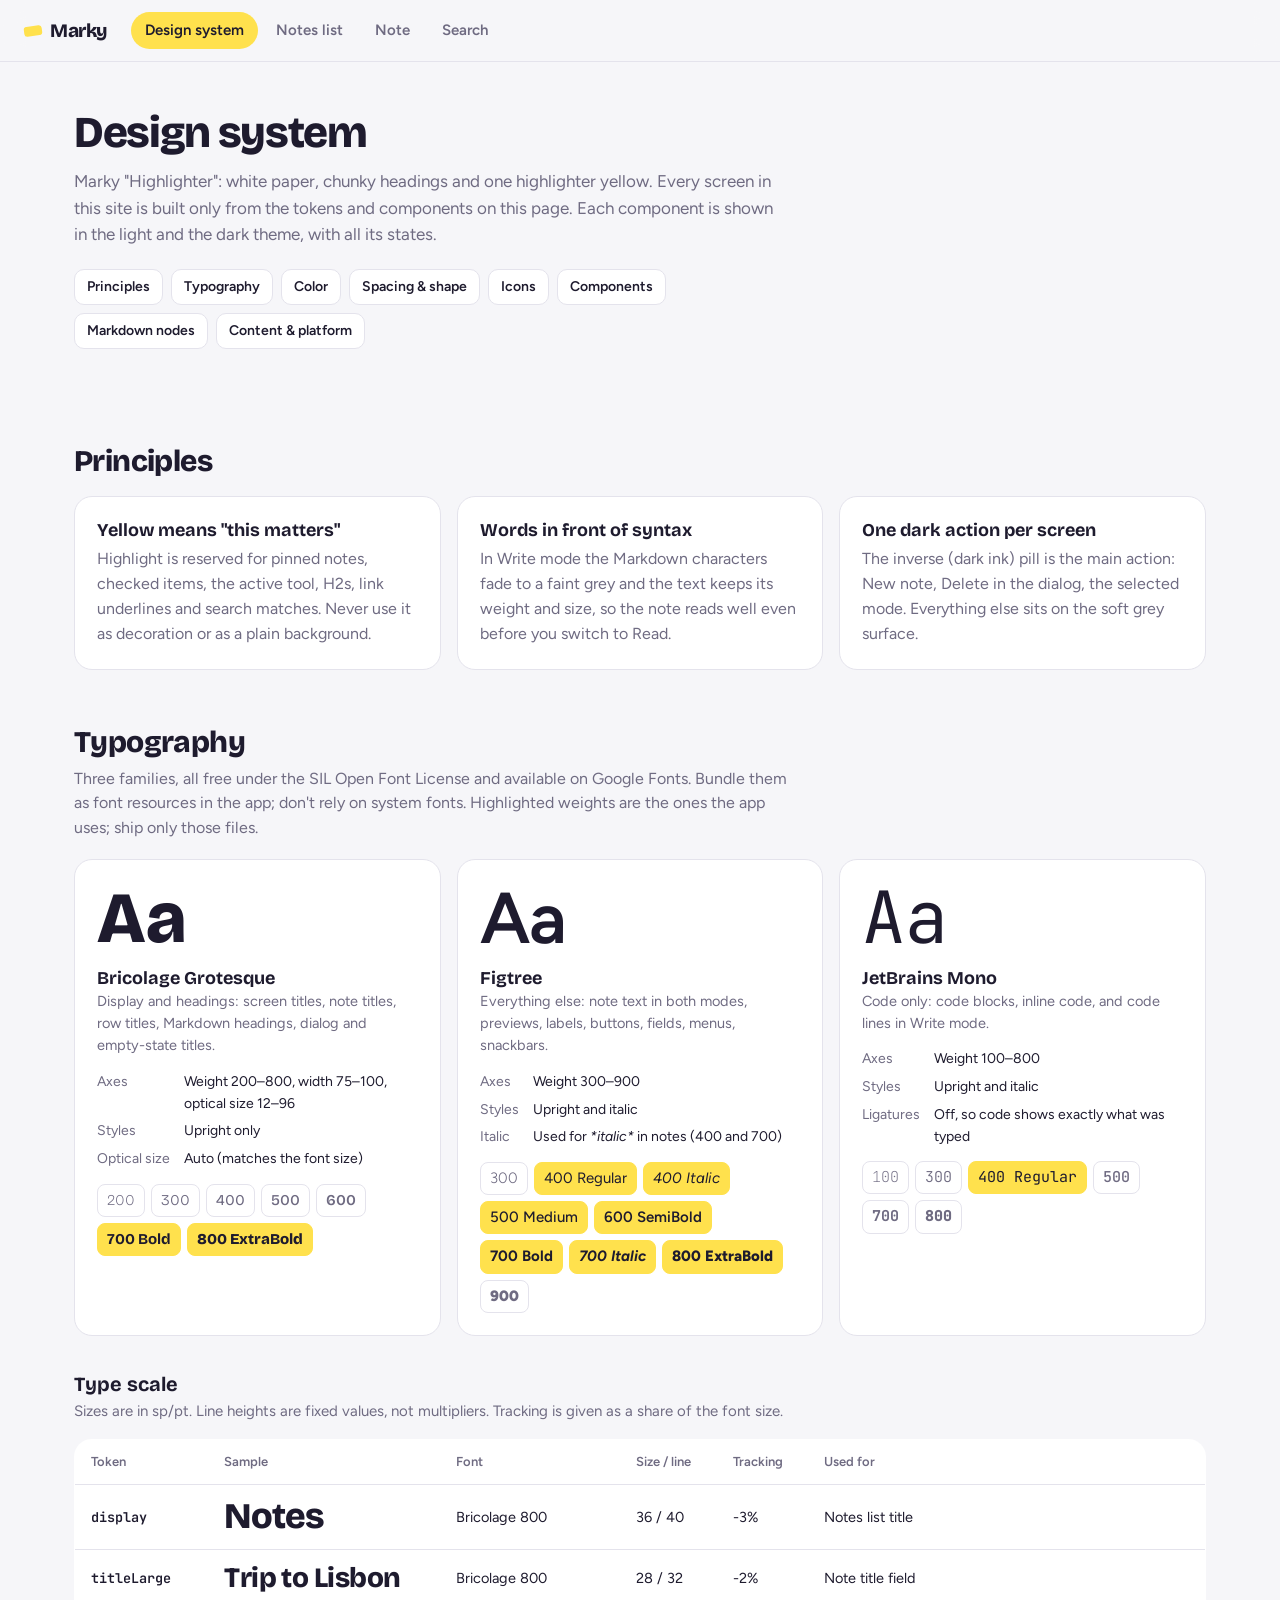
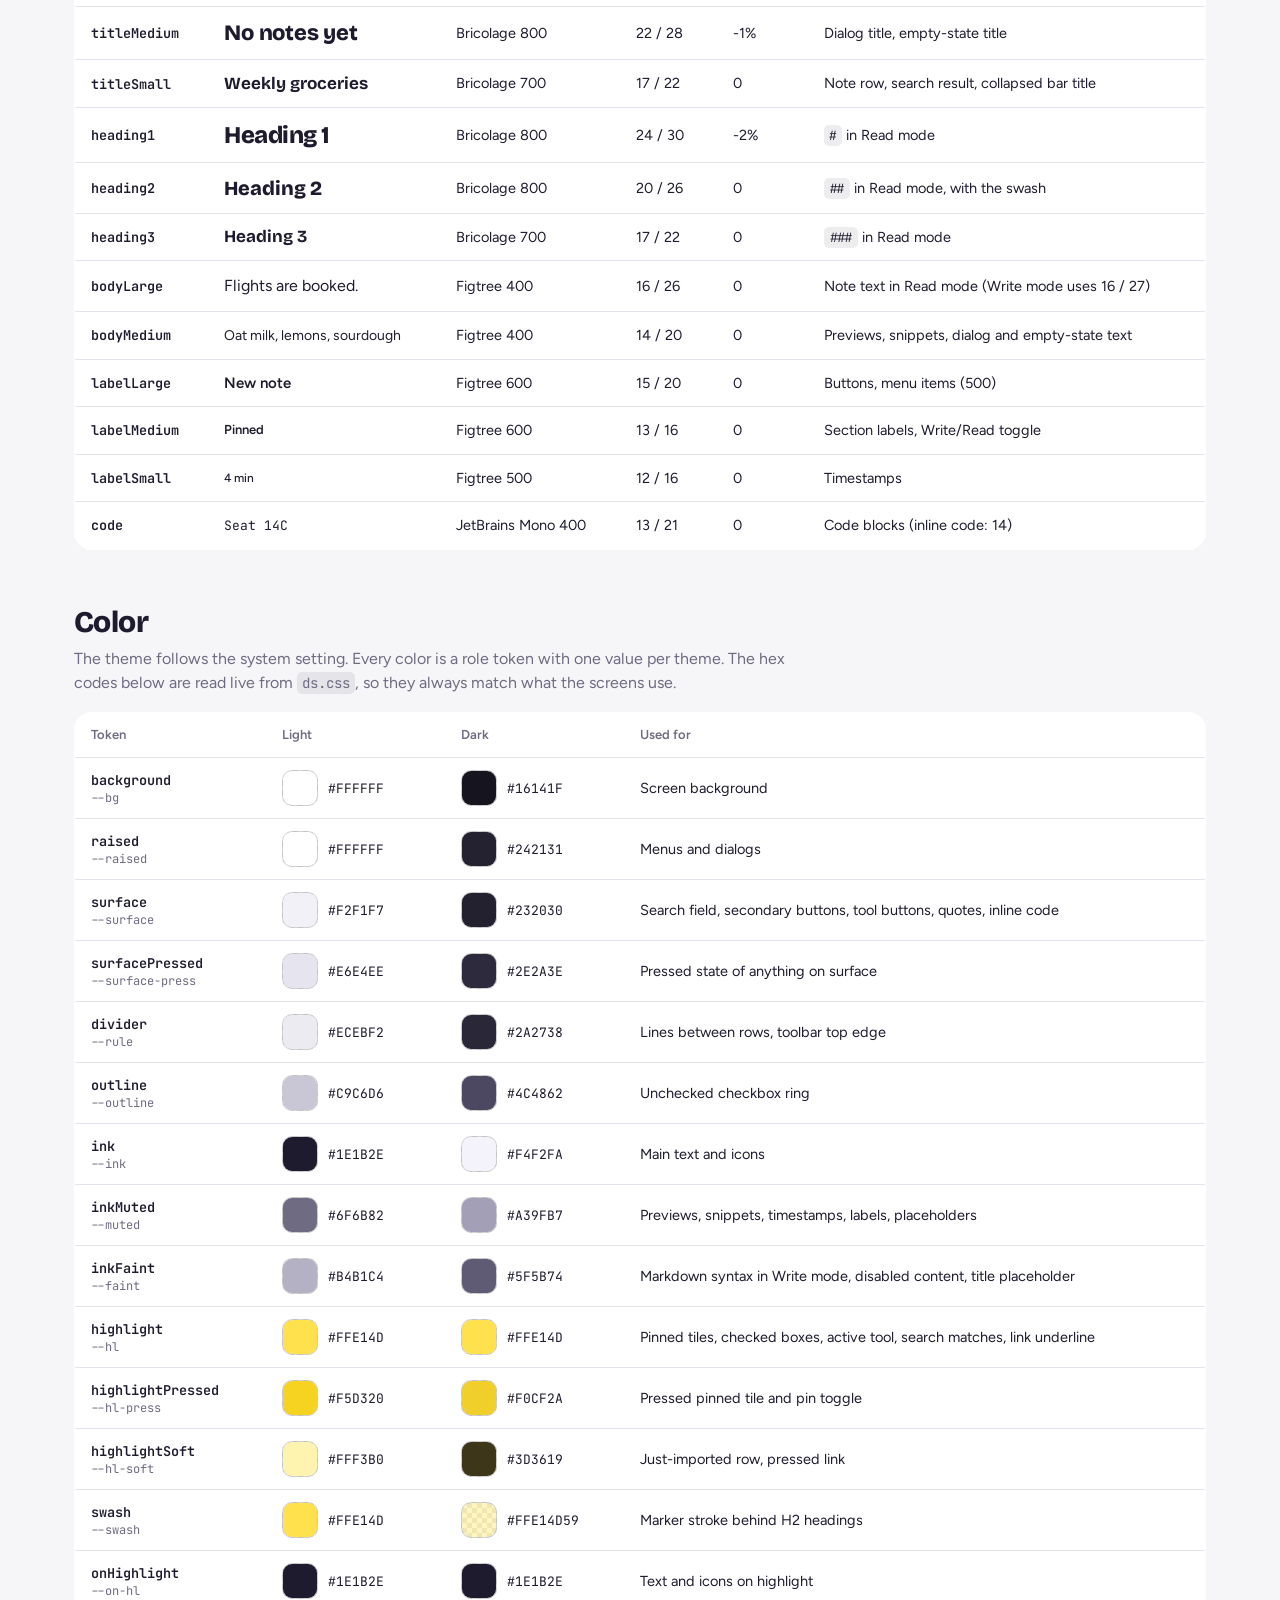
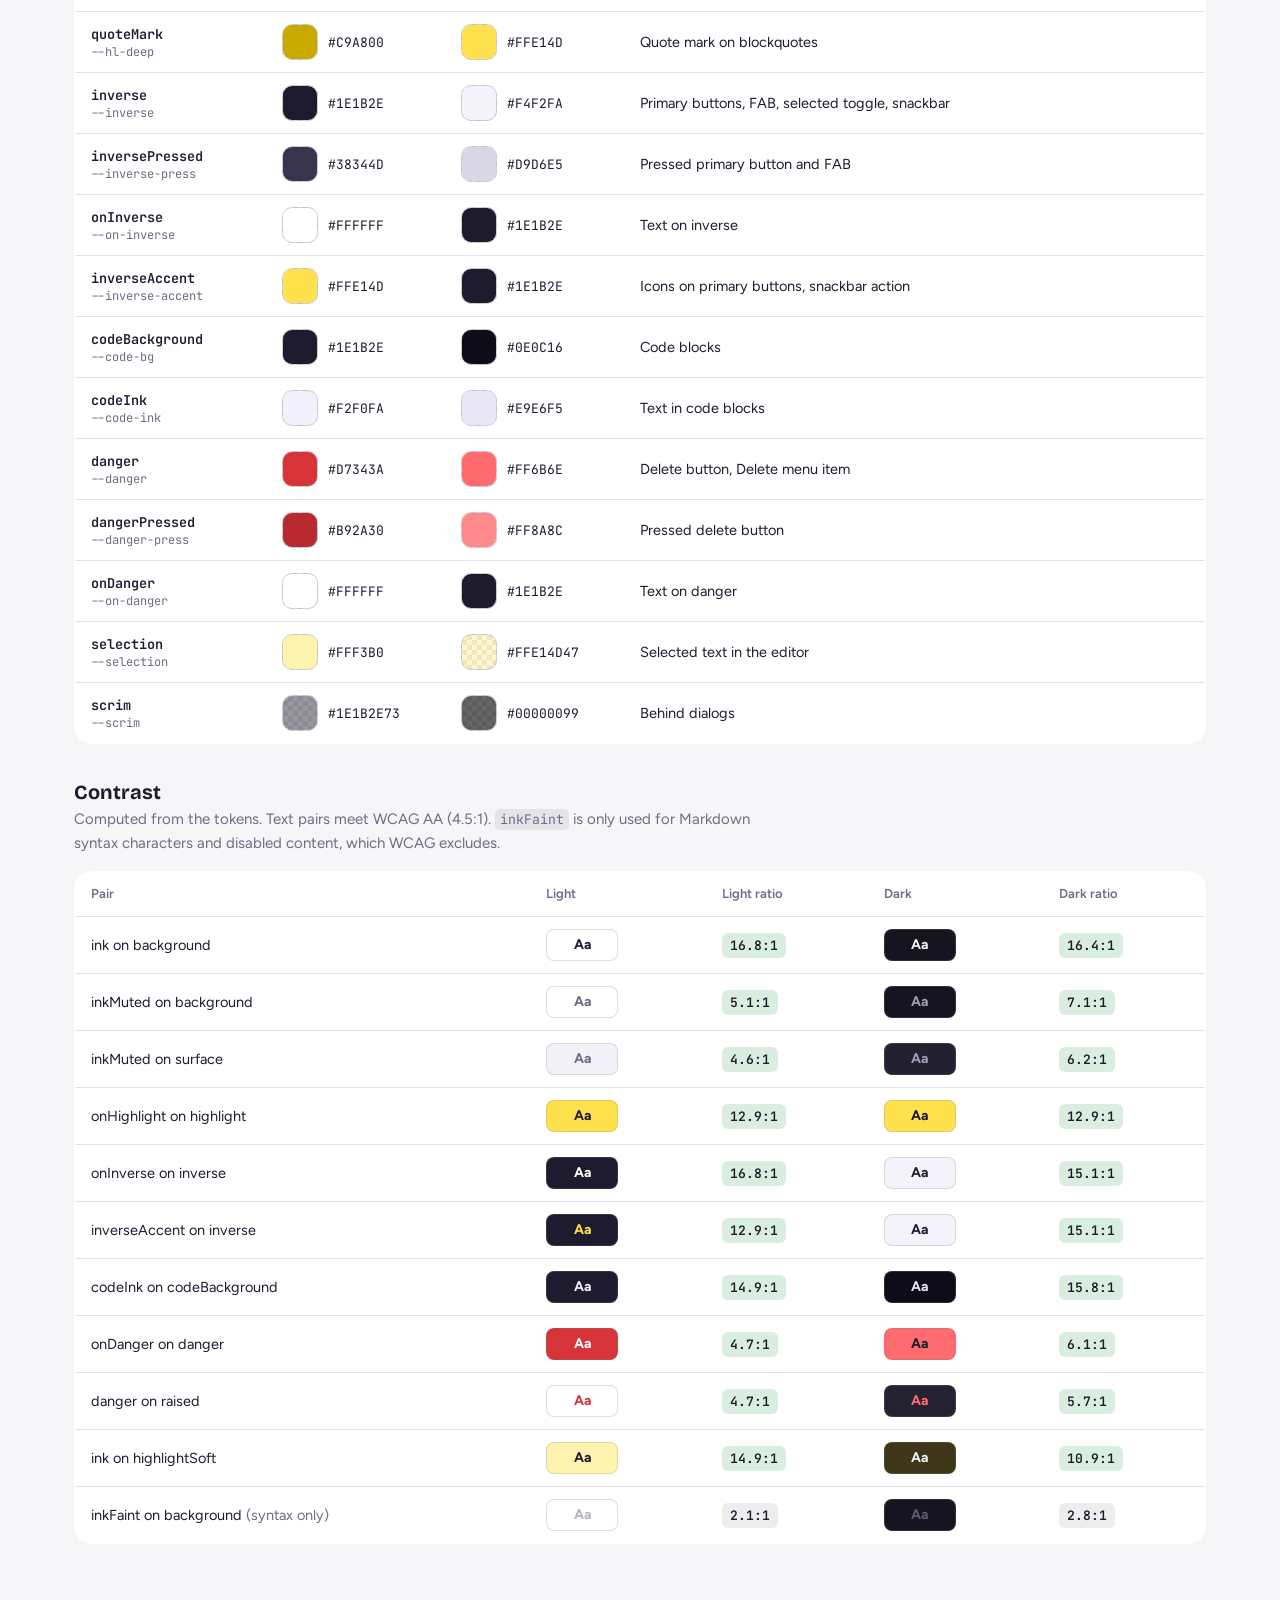
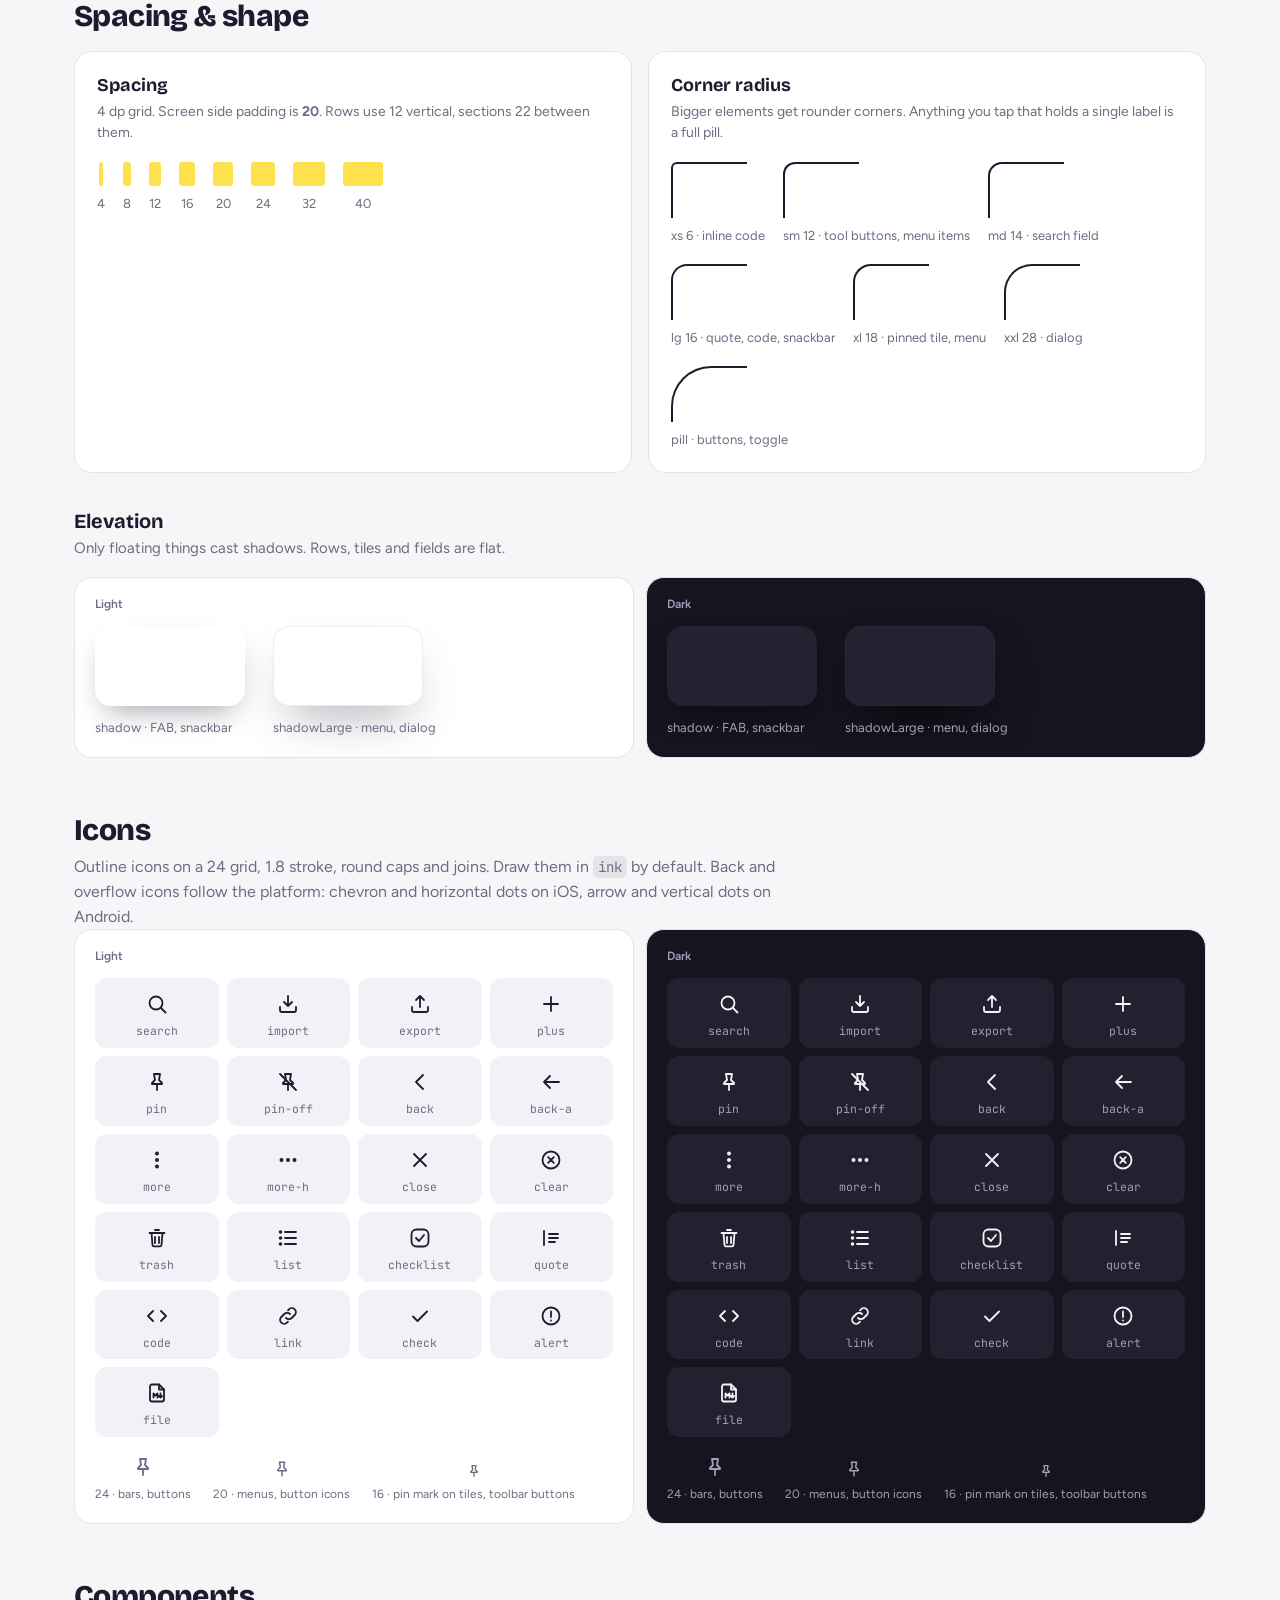
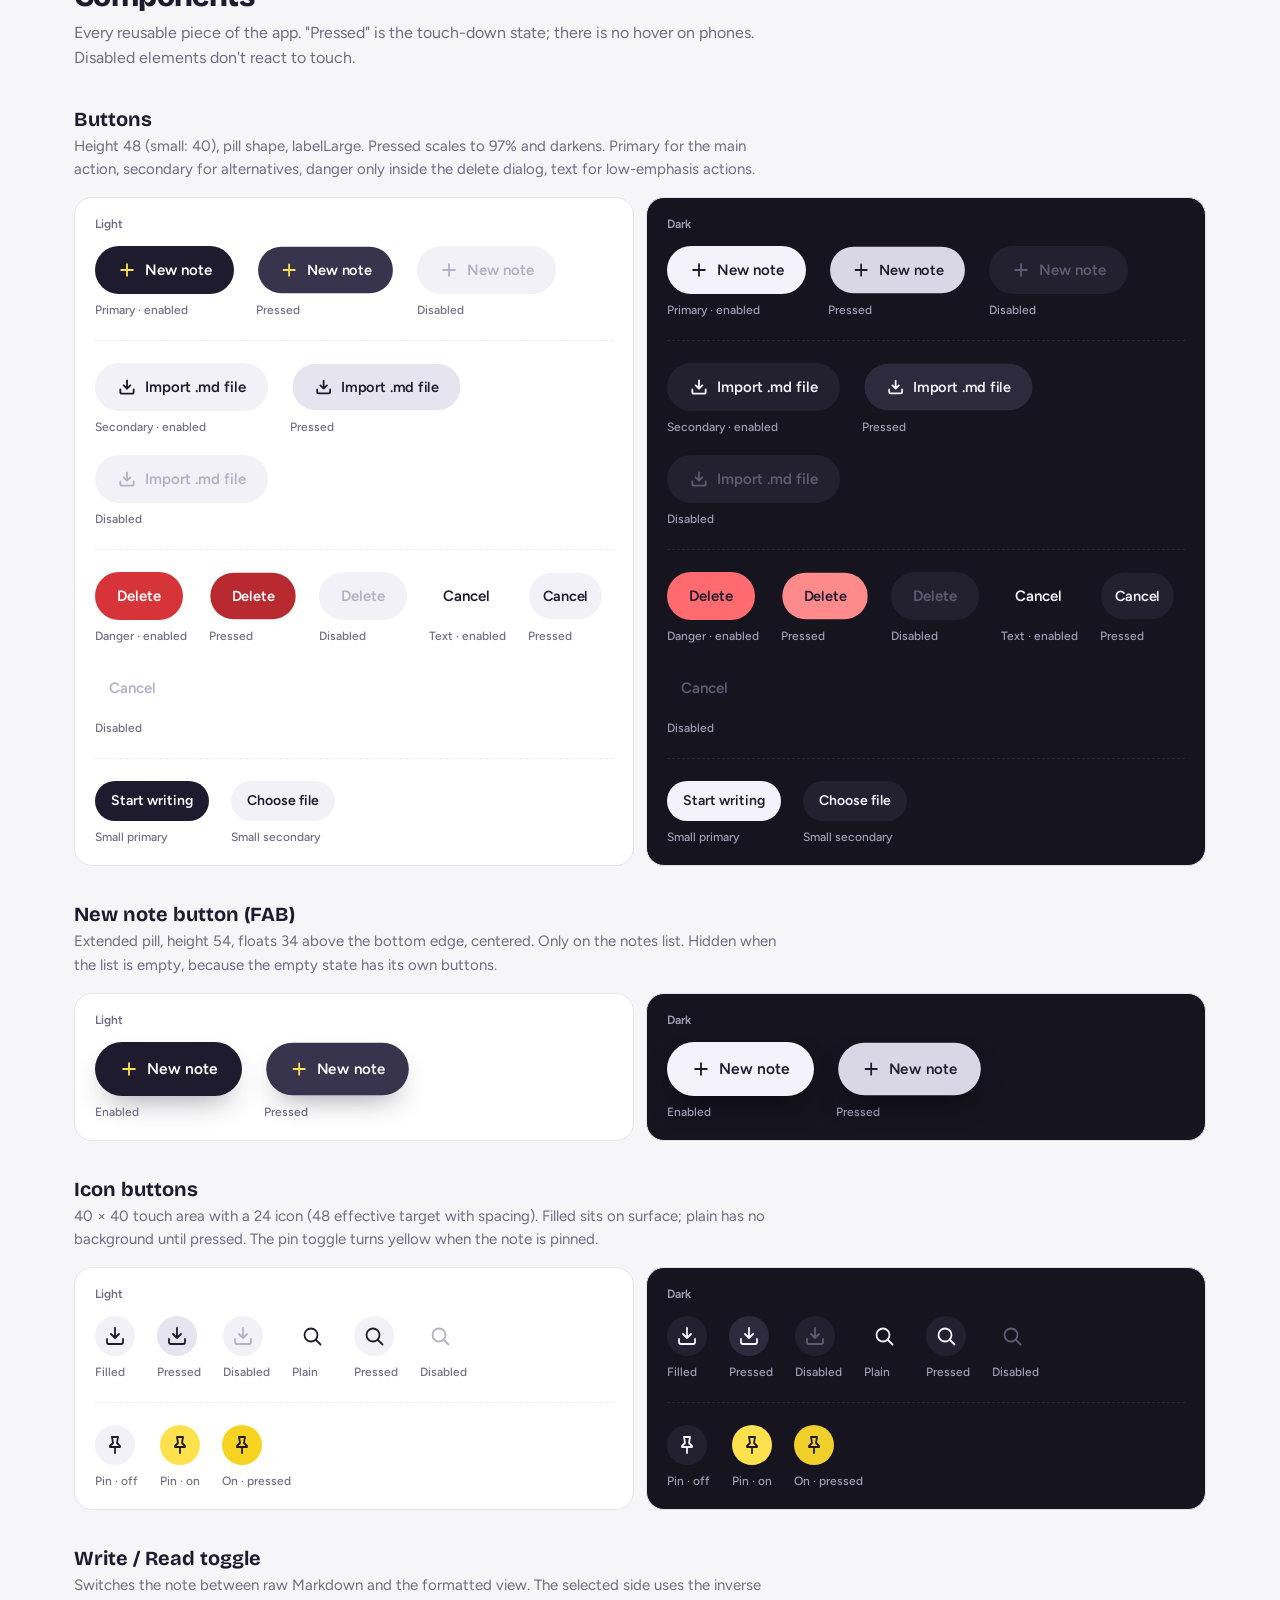
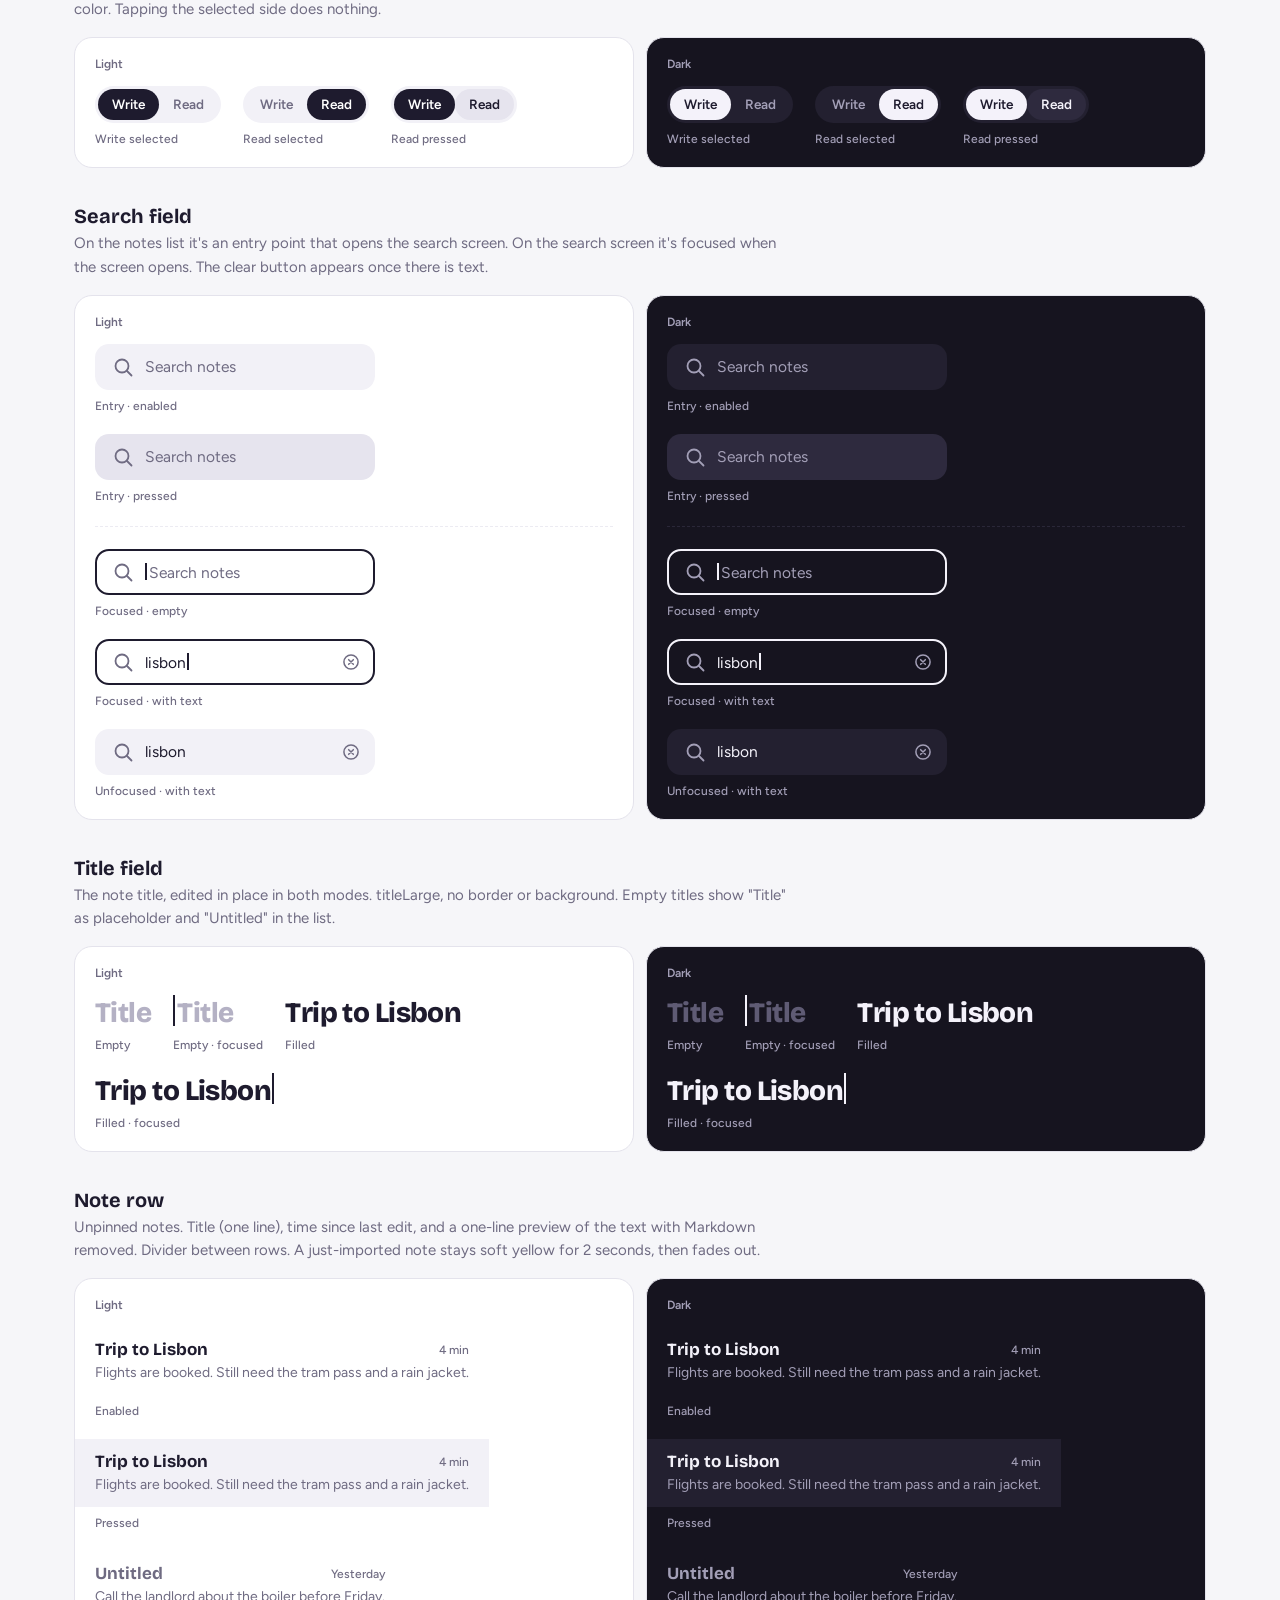
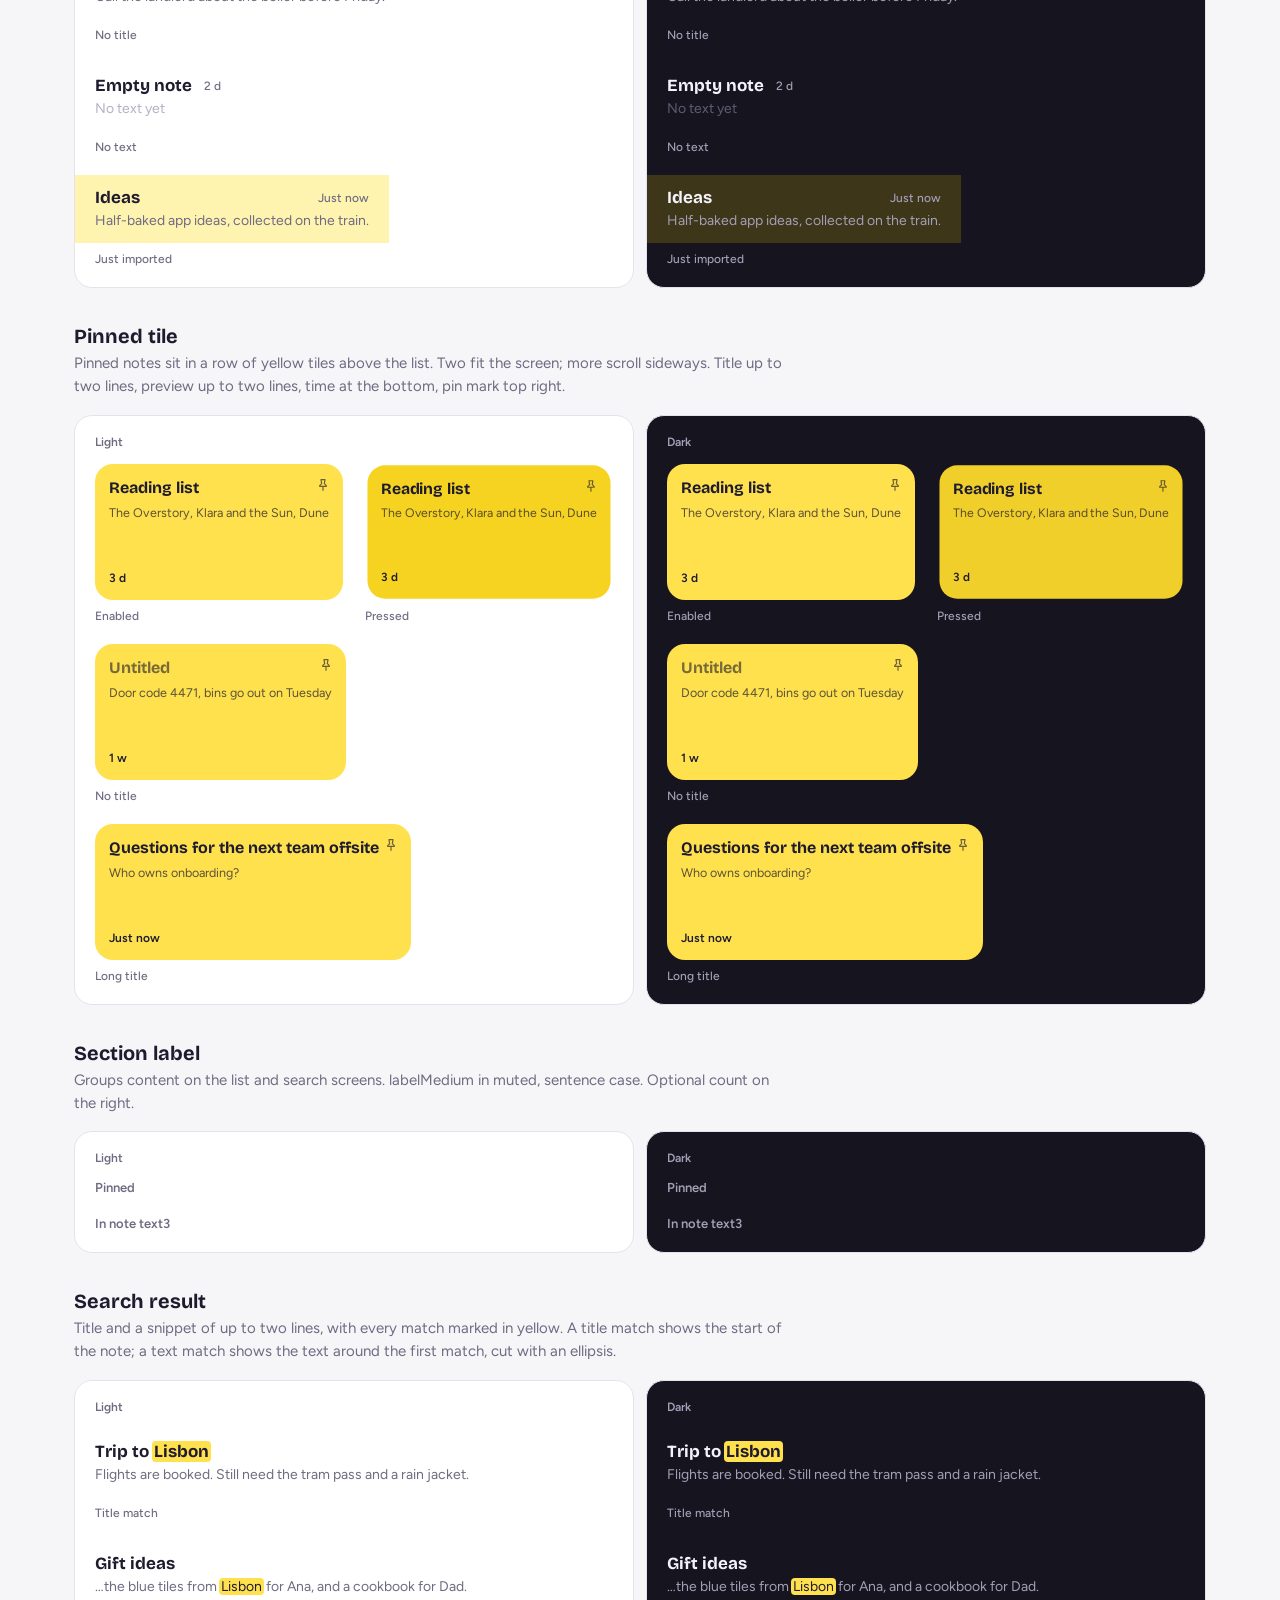
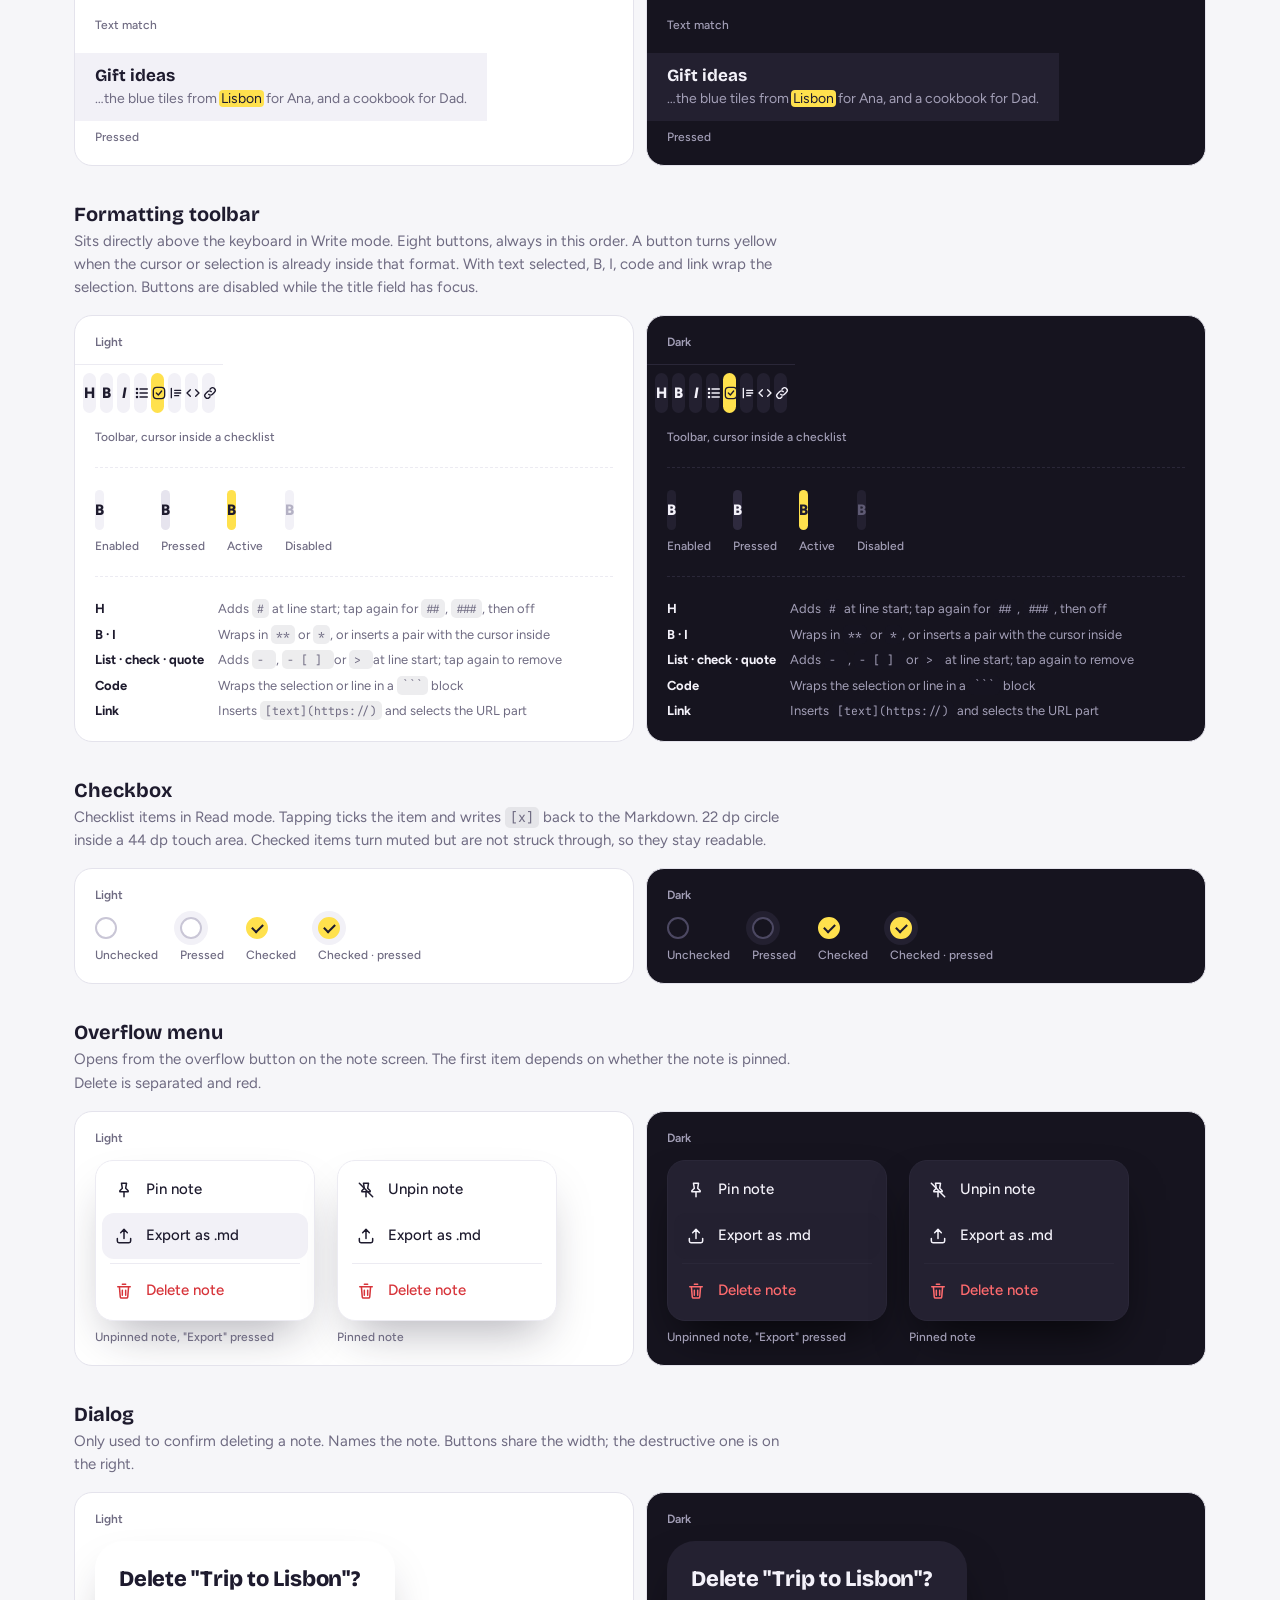
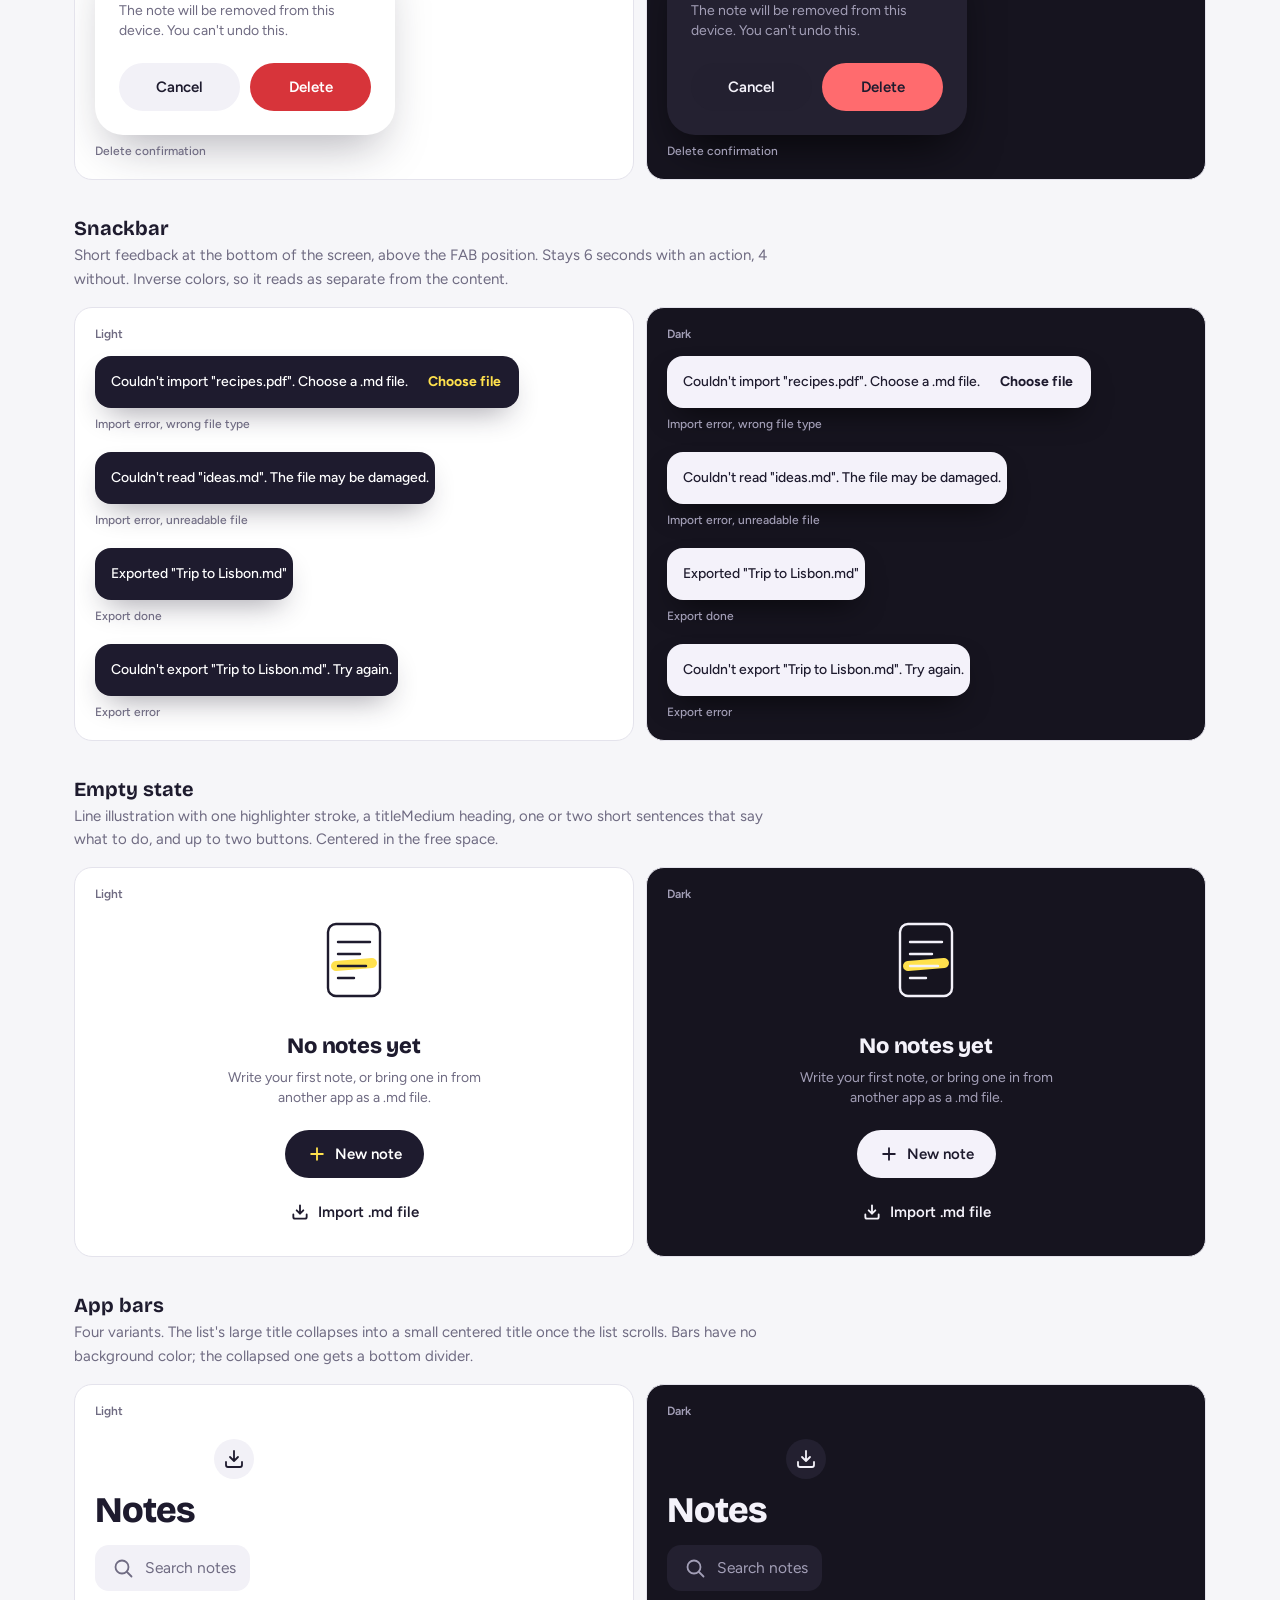
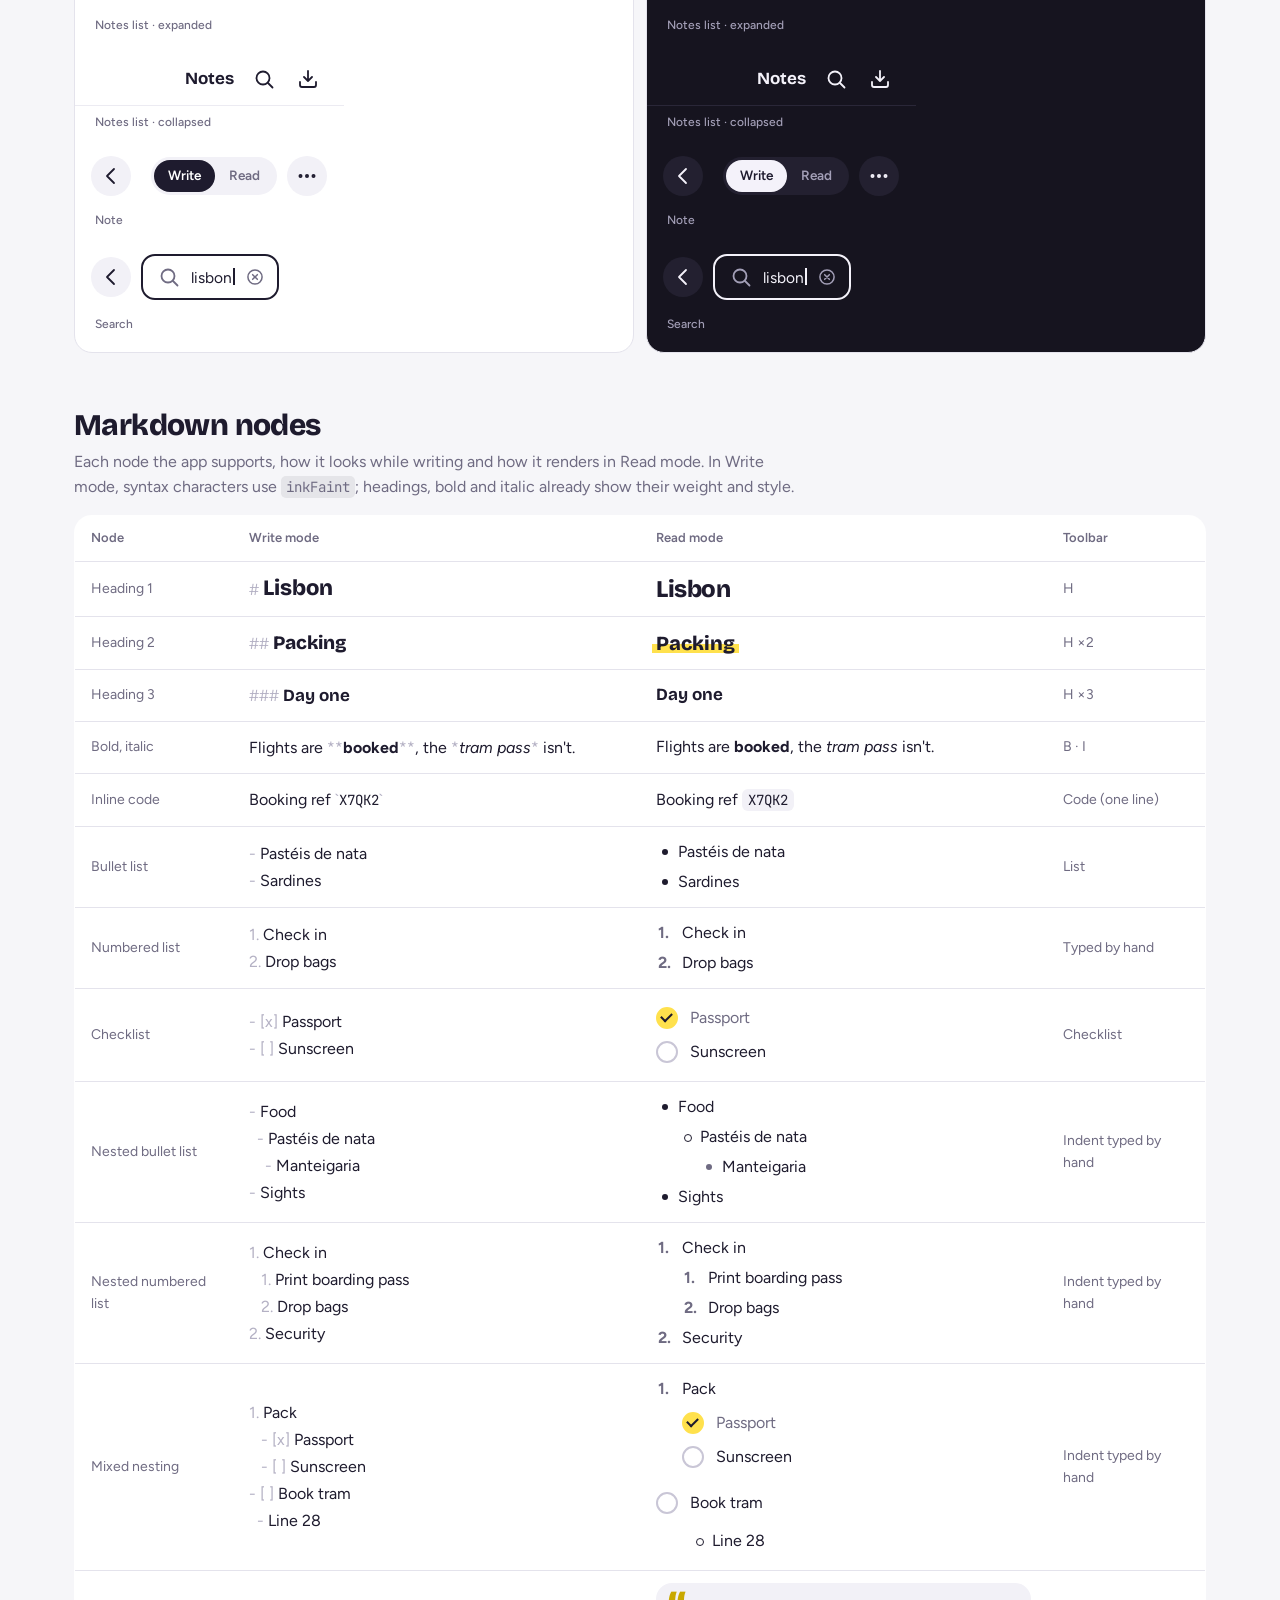
<file: designs/highlighter/index.html>
<!doctype html>
<html lang="en">
<head>
<meta charset="utf-8">
<meta name="viewport" content="width=device-width, initial-scale=1">
<title>Marky design system</title>
<link rel="preconnect" href="https://fonts.googleapis.com">
<link rel="preconnect" href="https://fonts.gstatic.com" crossorigin>
<link href="https://fonts.googleapis.com/css2?family=Bricolage+Grotesque:opsz,wght@12..96,200..800&family=Figtree:ital,wght@0,300..900;1,300..900&family=JetBrains+Mono:ital,wght@0,100..800;1,400&display=swap" rel="stylesheet">
<link rel="stylesheet" href="ds.css">
<link rel="stylesheet" href="site.css">
<style>
  .family { display: flex; flex-direction: column; gap: 14px; }
  .family .aa { font-size: 72px; line-height: 1; }
  .family h4 { font: 700 18px/1.2 "Bricolage Grotesque", sans-serif; }
  .family .role { color: var(--page-muted); font-size: 14.5px; }
  .family dl { display: grid; grid-template-columns: auto 1fr; gap: 6px 14px; font-size: 14px; }
  .family dt { color: var(--page-muted); }
  .weights { display: flex; flex-wrap: wrap; gap: 6px; }
  .weights span { font-size: 15px; padding: 4px 9px; border-radius: 8px; border: 1px solid var(--page-rule); color: var(--page-muted); }
  .weights span.used { background: var(--page-accent); border-color: var(--page-accent); color: #1E1B2E; }
  .scale td:first-child { white-space: nowrap; }
  .scale .sample { color: var(--page-ink); }
  .swatch { display: flex; align-items: center; gap: 10px; font: 400 13px/1.2 "JetBrains Mono", monospace; }
  .swatch i { width: 36px; height: 36px; border-radius: 10px; border: 1px solid rgba(127, 127, 127, .35); flex: none; background-image: linear-gradient(45deg, rgba(127,127,127,.18) 25%, transparent 25%, transparent 75%, rgba(127,127,127,.18) 75%), linear-gradient(45deg, rgba(127,127,127,.18) 25%, transparent 25%, transparent 75%, rgba(127,127,127,.18) 75%); background-size: 10px 10px; background-position: 0 0, 5px 5px; position: relative; overflow: hidden; }
  .swatch i b { position: absolute; inset: 0; }
  .tok { font: 600 13.5px/1.2 "JetBrains Mono", monospace; }
  .tok small { display: block; font-weight: 400; color: var(--page-muted); margin-top: 3px; font-size: 12px; }
  .ratio { font: 600 13px/1 "JetBrains Mono", monospace; padding: 4px 8px; border-radius: 6px; }
  .ratio.ok { background: color-mix(in srgb, #2E9E5B 18%, transparent); }
  .ratio.lg { background: color-mix(in srgb, #E0A400 22%, transparent); }
  .ratio.deco { background: color-mix(in srgb, var(--page-ink) 8%, transparent); }
  .pair { display: inline-flex; align-items: center; justify-content: center; width: 72px; height: 32px; border-radius: 8px; font: 700 14px/1 "Figtree", sans-serif; border: 1px solid rgba(127,127,127,.25); }
  .spacing { display: flex; flex-wrap: wrap; gap: 18px; align-items: flex-end; }
  .spacing div { display: flex; flex-direction: column; gap: 8px; align-items: center; font-size: 13px; color: var(--page-muted); }
  .spacing b { display: block; background: var(--page-accent); height: 24px; border-radius: 3px; }
  .radii { display: flex; flex-wrap: wrap; gap: 18px; }
  .radii div { display: flex; flex-direction: column; gap: 8px; font-size: 13px; color: var(--page-muted); }
  .radii b { width: 76px; height: 56px; border: 2px solid var(--page-ink); border-right: 0; border-bottom: 0; }
  .elev { display: flex; flex-wrap: wrap; gap: 28px; }
  .elev > div { display: flex; flex-direction: column; gap: 12px; font-size: 13px; color: var(--muted); }
  .elev b { display: block; width: 150px; height: 80px; border-radius: 16px; background: var(--raised); }
  .icons { display: grid; grid-template-columns: repeat(auto-fill, minmax(104px, 1fr)); gap: 8px; }
  .icons div { display: flex; flex-direction: column; align-items: center; gap: 8px; padding: 14px 6px 10px; border-radius: 12px; background: var(--surface); font: 400 11.5px/1.2 "JetBrains Mono", monospace; color: var(--muted); }
  .icons .ico { color: var(--ink); }
  .icon-sizes { display: flex; gap: 22px; align-items: flex-end; margin-top: 18px; }
  .icon-sizes div { display: flex; flex-direction: column; align-items: center; gap: 6px; font-size: 12px; color: var(--muted); }
  .md-table td.mk { background: var(--bg); }
  .md-table .editor, .md-table .md { padding: 0; }
  .md-table td { width: 36%; }
  .md-table td:first-child, .md-table td:last-child { width: 14%; color: var(--page-muted); font-size: 14px; }
  .rules li { margin: 0 0 10px 18px; }
  .rules li::marker { color: var(--page-muted); }
  .rules strong { font-weight: 700; }
</style>
</head>
<body data-page="system">

<main class="wrap">
  <header class="page-intro">
    <h1>Design system</h1>
    <p>Marky "Highlighter": white paper, chunky headings and one highlighter yellow. Every screen in this site is built only from the tokens and components on this page. Each component is shown in the light and the dark theme, with all its states.</p>
    <nav class="jump">
      <a href="#principles">Principles</a><a href="#type">Typography</a><a href="#color">Color</a><a href="#shape">Spacing &amp; shape</a><a href="#icons">Icons</a><a href="#components">Components</a><a href="#markdown">Markdown nodes</a><a href="#content">Content &amp; platform</a>
    </nav>
  </header>

  <!-- ================= PRINCIPLES ================= -->
  <section class="doc-section" id="principles">
    <h2>Principles</h2>
    <div class="grid cols-3" style="margin-top:18px">
      <div class="card"><h3 class="t">Yellow means "this matters"</h3><p style="color:var(--page-muted);margin-top:6px">Highlight is reserved for pinned notes, checked items, the active tool, H2s, link underlines and search matches. Never use it as decoration or as a plain background.</p></div>
      <div class="card"><h3 class="t">Words in front of syntax</h3><p style="color:var(--page-muted);margin-top:6px">In Write mode the Markdown characters fade to a faint grey and the text keeps its weight and size, so the note reads well even before you switch to Read.</p></div>
      <div class="card"><h3 class="t">One dark action per screen</h3><p style="color:var(--page-muted);margin-top:6px">The inverse (dark ink) pill is the main action: New note, Delete in the dialog, the selected mode. Everything else sits on the soft grey surface.</p></div>
    </div>
  </section>

  <!-- ================= TYPOGRAPHY ================= -->
  <section class="doc-section" id="type">
    <h2>Typography</h2>
    <p>Three families, all free under the SIL Open Font License and available on Google Fonts. Bundle them as font resources in the app; don't rely on system fonts. Highlighted weights are the ones the app uses; ship only those files.</p>

    <div class="grid cols-3" style="margin-top:18px">
      <div class="card family">
        <div class="aa" style="font-family:'Bricolage Grotesque';font-weight:800">Aa</div>
        <div><h4>Bricolage Grotesque</h4><div class="role">Display and headings: screen titles, note titles, row titles, Markdown headings, dialog and empty-state titles.</div></div>
        <dl><dt>Axes</dt><dd>Weight 200–800, width 75–100, optical size 12–96</dd><dt>Styles</dt><dd>Upright only</dd><dt>Optical size</dt><dd>Auto (matches the font size)</dd></dl>
        <div class="weights" style="font-family:'Bricolage Grotesque'">
          <span style="font-weight:200">200</span><span style="font-weight:300">300</span><span style="font-weight:400">400</span><span style="font-weight:500">500</span><span style="font-weight:600">600</span><span class="used" style="font-weight:700">700 Bold</span><span class="used" style="font-weight:800">800 ExtraBold</span>
        </div>
      </div>
      <div class="card family">
        <div class="aa" style="font-family:'Figtree';font-weight:600">Aa</div>
        <div><h4>Figtree</h4><div class="role">Everything else: note text in both modes, previews, labels, buttons, fields, menus, snackbars.</div></div>
        <dl><dt>Axes</dt><dd>Weight 300–900</dd><dt>Styles</dt><dd>Upright and italic</dd><dt>Italic</dt><dd>Used for <em>*italic*</em> in notes (400 and 700)</dd></dl>
        <div class="weights" style="font-family:'Figtree'">
          <span style="font-weight:300">300</span><span class="used" style="font-weight:400">400 Regular</span><span class="used" style="font-style:italic">400 Italic</span><span class="used" style="font-weight:500">500 Medium</span><span class="used" style="font-weight:600">600 SemiBold</span><span class="used" style="font-weight:700">700 Bold</span><span class="used" style="font-weight:700;font-style:italic">700 Italic</span><span class="used" style="font-weight:800">800 ExtraBold</span><span style="font-weight:900">900</span>
        </div>
      </div>
      <div class="card family">
        <div class="aa" style="font-family:'JetBrains Mono';font-weight:400">Aa</div>
        <div><h4>JetBrains Mono</h4><div class="role">Code only: code blocks, inline code, and code lines in Write mode.</div></div>
        <dl><dt>Axes</dt><dd>Weight 100–800</dd><dt>Styles</dt><dd>Upright and italic</dd><dt>Ligatures</dt><dd>Off, so code shows exactly what was typed</dd></dl>
        <div class="weights" style="font-family:'JetBrains Mono'">
          <span style="font-weight:100">100</span><span style="font-weight:300">300</span><span class="used" style="font-weight:400">400 Regular</span><span style="font-weight:500">500</span><span style="font-weight:700">700</span><span style="font-weight:800">800</span>
        </div>
      </div>
    </div>

    <div class="doc-sub">
      <h3>Type scale</h3>
      <p>Sizes are in sp/pt. Line heights are fixed values, not multipliers. Tracking is given as a share of the font size.</p>
      <div class="table-scroll">
      <table class="doc scale">
        <thead><tr><th>Token</th><th>Sample</th><th>Font</th><th>Size / line</th><th>Tracking</th><th>Used for</th></tr></thead>
        <tbody>
          <tr><td class="tok">display</td><td class="sample t-display">Notes</td><td>Bricolage 800</td><td>36 / 40</td><td>-3%</td><td>Notes list title</td></tr>
          <tr><td class="tok">titleLarge</td><td class="sample t-title-l">Trip to Lisbon</td><td>Bricolage 800</td><td>28 / 32</td><td>-2%</td><td>Note title field</td></tr>
          <tr><td class="tok">titleMedium</td><td class="sample t-title-m">No notes yet</td><td>Bricolage 800</td><td>22 / 28</td><td>-1%</td><td>Dialog title, empty-state title</td></tr>
          <tr><td class="tok">titleSmall</td><td class="sample t-title-s">Weekly groceries</td><td>Bricolage 700</td><td>17 / 22</td><td>0</td><td>Note row, search result, collapsed bar title</td></tr>
          <tr><td class="tok">heading1</td><td class="sample" style="font:800 24px/30px 'Bricolage Grotesque';letter-spacing:-.02em">Heading 1</td><td>Bricolage 800</td><td>24 / 30</td><td>-2%</td><td><code>#</code> in Read mode</td></tr>
          <tr><td class="tok">heading2</td><td class="sample" style="font:800 20px/26px 'Bricolage Grotesque'">Heading 2</td><td>Bricolage 800</td><td>20 / 26</td><td>0</td><td><code>##</code> in Read mode, with the swash</td></tr>
          <tr><td class="tok">heading3</td><td class="sample" style="font:700 17px/22px 'Bricolage Grotesque'">Heading 3</td><td>Bricolage 700</td><td>17 / 22</td><td>0</td><td><code>###</code> in Read mode</td></tr>
          <tr><td class="tok">bodyLarge</td><td class="sample t-body-l">Flights are booked.</td><td>Figtree 400</td><td>16 / 26</td><td>0</td><td>Note text in Read mode (Write mode uses 16 / 27)</td></tr>
          <tr><td class="tok">bodyMedium</td><td class="sample t-body-m">Oat milk, lemons, sourdough</td><td>Figtree 400</td><td>14 / 20</td><td>0</td><td>Previews, snippets, dialog and empty-state text</td></tr>
          <tr><td class="tok">labelLarge</td><td class="sample t-label-l">New note</td><td>Figtree 600</td><td>15 / 20</td><td>0</td><td>Buttons, menu items (500)</td></tr>
          <tr><td class="tok">labelMedium</td><td class="sample t-label-m">Pinned</td><td>Figtree 600</td><td>13 / 16</td><td>0</td><td>Section labels, Write/Read toggle</td></tr>
          <tr><td class="tok">labelSmall</td><td class="sample t-label-s">4 min</td><td>Figtree 500</td><td>12 / 16</td><td>0</td><td>Timestamps</td></tr>
          <tr><td class="tok">code</td><td class="sample t-code">Seat 14C</td><td>JetBrains Mono 400</td><td>13 / 21</td><td>0</td><td>Code blocks (inline code: 14)</td></tr>
        </tbody>
      </table>
      </div>
    </div>
  </section>

  <!-- ================= COLOR ================= -->
  <section class="doc-section" id="color">
    <h2>Color</h2>
    <p>The theme follows the system setting. Every color is a role token with one value per theme. The hex codes below are read live from <code>ds.css</code>, so they always match what the screens use.</p>
    <div class="table-scroll">
      <table class="doc" id="color-table">
        <thead><tr><th>Token</th><th>Light</th><th>Dark</th><th>Used for</th></tr></thead>
        <tbody></tbody>
      </table>
    </div>

    <div class="doc-sub">
      <h3>Contrast</h3>
      <p>Computed from the tokens. Text pairs meet WCAG AA (4.5:1). <code>inkFaint</code> is only used for Markdown syntax characters and disabled content, which WCAG excludes.</p>
      <div class="table-scroll">
        <table class="doc" id="contrast-table">
          <thead><tr><th>Pair</th><th>Light</th><th>Light ratio</th><th>Dark</th><th>Dark ratio</th></tr></thead>
          <tbody></tbody>
        </table>
      </div>
    </div>
  </section>

  <!-- ================= SPACING & SHAPE ================= -->
  <section class="doc-section" id="shape">
    <h2>Spacing &amp; shape</h2>
    <div class="grid cols-2" style="margin-top:18px">
      <div class="card">
        <h3 class="t" style="margin-bottom:4px">Spacing</h3>
        <p style="color:var(--page-muted);font-size:14px;margin-bottom:18px">4 dp grid. Screen side padding is <b>20</b>. Rows use 12 vertical, sections 22 between them.</p>
        <div class="spacing">
          <div><b style="width:4px"></b>4</div><div><b style="width:8px"></b>8</div><div><b style="width:12px"></b>12</div><div><b style="width:16px"></b>16</div><div><b style="width:20px"></b>20</div><div><b style="width:24px"></b>24</div><div><b style="width:32px"></b>32</div><div><b style="width:40px"></b>40</div>
        </div>
      </div>
      <div class="card">
        <h3 class="t" style="margin-bottom:4px">Corner radius</h3>
        <p style="color:var(--page-muted);font-size:14px;margin-bottom:18px">Bigger elements get rounder corners. Anything you tap that holds a single label is a full pill.</p>
        <div class="radii">
          <div><b style="border-top-left-radius:6px"></b>xs 6 · inline code</div>
          <div><b style="border-top-left-radius:12px"></b>sm 12 · tool buttons, menu items</div>
          <div><b style="border-top-left-radius:14px"></b>md 14 · search field</div>
          <div><b style="border-top-left-radius:16px"></b>lg 16 · quote, code, snackbar</div>
          <div><b style="border-top-left-radius:18px"></b>xl 18 · pinned tile, menu</div>
          <div><b style="border-top-left-radius:28px"></b>xxl 28 · dialog</div>
          <div><b style="border-top-left-radius:40px"></b>pill · buttons, toggle</div>
        </div>
      </div>
    </div>
    <div class="doc-sub">
      <h3>Elevation</h3>
      <p>Only floating things cast shadows. Rows, tiles and fields are flat.</p>
      <div class="both">
        <div class="elev">
          <div><b style="box-shadow:var(--shadow)"></b>shadow · FAB, snackbar</div>
          <div><b style="box-shadow:var(--shadow-lg);border:1px solid var(--rule)"></b>shadowLarge · menu, dialog</div>
        </div>
      </div>
    </div>
  </section>

  <!-- ================= ICONS ================= -->
  <section class="doc-section" id="icons">
    <h2>Icons</h2>
    <p>Outline icons on a 24 grid, 1.8 stroke, round caps and joins. Draw them in <code>ink</code> by default. Back and overflow icons follow the platform: chevron and horizontal dots on iOS, arrow and vertical dots on Android.</p>
    <div class="both">
      <div class="icons" data-icons></div>
      <div class="icon-sizes">
        <div><svg class="ico"><use href="#i-pin"/></svg>24 · bars, buttons</div>
        <div><svg class="ico ico-20"><use href="#i-pin"/></svg>20 · menus, button icons</div>
        <div><svg class="ico ico-16" style="stroke-width:2"><use href="#i-pin"/></svg>16 · pin mark on tiles, toolbar buttons</div>
      </div>
    </div>
  </section>

  <!-- ================= COMPONENTS ================= -->
  <section class="doc-section" id="components">
    <h2>Components</h2>
    <p>Every reusable piece of the app. "Pressed" is the touch-down state; there is no hover on phones. Disabled elements don't react to touch.</p>

    <div class="doc-sub">
      <h3>Buttons</h3>
      <p>Height 48 (small: 40), pill shape, labelLarge. Pressed scales to 97% and darkens. Primary for the main action, secondary for alternatives, danger only inside the delete dialog, text for low-emphasis actions.</p>
      <div class="both">
        <div class="states">
          <div class="state"><button class="btn btn-primary"><svg class="ico"><use href="#i-plus"/></svg>New note</button><span class="state-name">Primary · enabled</span></div>
          <div class="state"><button class="btn btn-primary is-pressed"><svg class="ico"><use href="#i-plus"/></svg>New note</button><span class="state-name">Pressed</span></div>
          <div class="state"><button class="btn btn-primary" disabled><svg class="ico"><use href="#i-plus"/></svg>New note</button><span class="state-name">Disabled</span></div>
        </div>
        <div class="states">
          <div class="state"><button class="btn btn-secondary"><svg class="ico"><use href="#i-import"/></svg>Import .md file</button><span class="state-name">Secondary · enabled</span></div>
          <div class="state"><button class="btn btn-secondary is-pressed"><svg class="ico"><use href="#i-import"/></svg>Import .md file</button><span class="state-name">Pressed</span></div>
          <div class="state"><button class="btn btn-secondary" disabled><svg class="ico"><use href="#i-import"/></svg>Import .md file</button><span class="state-name">Disabled</span></div>
        </div>
        <div class="states">
          <div class="state"><button class="btn btn-danger">Delete</button><span class="state-name">Danger · enabled</span></div>
          <div class="state"><button class="btn btn-danger is-pressed">Delete</button><span class="state-name">Pressed</span></div>
          <div class="state"><button class="btn btn-danger" disabled>Delete</button><span class="state-name">Disabled</span></div>
          <div class="state"><button class="btn btn-text">Cancel</button><span class="state-name">Text · enabled</span></div>
          <div class="state"><button class="btn btn-text is-pressed">Cancel</button><span class="state-name">Pressed</span></div>
          <div class="state"><button class="btn btn-text" disabled>Cancel</button><span class="state-name">Disabled</span></div>
        </div>
        <div class="states">
          <div class="state"><button class="btn btn-primary btn-sm">Start writing</button><span class="state-name">Small primary</span></div>
          <div class="state"><button class="btn btn-secondary btn-sm">Choose file</button><span class="state-name">Small secondary</span></div>
        </div>
      </div>
    </div>

    <div class="doc-sub">
      <h3>New note button (FAB)</h3>
      <p>Extended pill, height 54, floats 34 above the bottom edge, centered. Only on the notes list. Hidden when the list is empty, because the empty state has its own buttons.</p>
      <div class="both">
        <div class="states">
          <div class="state"><button class="btn btn-primary fab"><svg class="ico"><use href="#i-plus"/></svg>New note</button><span class="state-name">Enabled</span></div>
          <div class="state"><button class="btn btn-primary fab is-pressed"><svg class="ico"><use href="#i-plus"/></svg>New note</button><span class="state-name">Pressed</span></div>
        </div>
      </div>
    </div>

    <div class="doc-sub">
      <h3>Icon buttons</h3>
      <p>40 × 40 touch area with a 24 icon (48 effective target with spacing). Filled sits on surface; plain has no background until pressed. The pin toggle turns yellow when the note is pinned.</p>
      <div class="both">
        <div class="states">
          <div class="state"><button class="icon-btn"><svg class="ico"><use href="#i-import"/></svg></button><span class="state-name">Filled</span></div>
          <div class="state"><button class="icon-btn is-pressed"><svg class="ico"><use href="#i-import"/></svg></button><span class="state-name">Pressed</span></div>
          <div class="state"><button class="icon-btn" disabled><svg class="ico"><use href="#i-import"/></svg></button><span class="state-name">Disabled</span></div>
          <div class="state"><button class="icon-btn plain"><svg class="ico"><use href="#i-search"/></svg></button><span class="state-name">Plain</span></div>
          <div class="state"><button class="icon-btn plain is-pressed"><svg class="ico"><use href="#i-search"/></svg></button><span class="state-name">Pressed</span></div>
          <div class="state"><button class="icon-btn plain" disabled><svg class="ico"><use href="#i-search"/></svg></button><span class="state-name">Disabled</span></div>
        </div>
        <div class="states">
          <div class="state"><button class="icon-btn"><svg class="ico"><use href="#i-pin"/></svg></button><span class="state-name">Pin · off</span></div>
          <div class="state"><button class="icon-btn is-on"><svg class="ico"><use href="#i-pin"/></svg></button><span class="state-name">Pin · on</span></div>
          <div class="state"><button class="icon-btn is-on is-pressed"><svg class="ico"><use href="#i-pin"/></svg></button><span class="state-name">On · pressed</span></div>
        </div>
      </div>
    </div>

    <div class="doc-sub">
      <h3>Write / Read toggle</h3>
      <p>Switches the note between raw Markdown and the formatted view. The selected side uses the inverse color. Tapping the selected side does nothing.</p>
      <div class="both">
        <div class="states">
          <div class="state"><div class="toggle"><button class="on">Write</button><button>Read</button></div><span class="state-name">Write selected</span></div>
          <div class="state"><div class="toggle"><button>Write</button><button class="on">Read</button></div><span class="state-name">Read selected</span></div>
          <div class="state"><div class="toggle"><button class="on">Write</button><button class="is-pressed">Read</button></div><span class="state-name">Read pressed</span></div>
        </div>
      </div>
    </div>

    <div class="doc-sub">
      <h3>Search field</h3>
      <p>On the notes list it's an entry point that opens the search screen. On the search screen it's focused when the screen opens. The clear button appears once there is text.</p>
      <div class="both">
        <div class="states">
          <div class="state" style="width:280px"><div class="field" style="width:100%"><svg class="ico"><use href="#i-search"/></svg><span class="ph">Search notes</span></div><span class="state-name">Entry · enabled</span></div>
          <div class="state" style="width:280px"><div class="field is-pressed" style="width:100%"><svg class="ico"><use href="#i-search"/></svg><span class="ph">Search notes</span></div><span class="state-name">Entry · pressed</span></div>
        </div>
        <div class="states">
          <div class="state" style="width:280px"><div class="field is-focused" style="width:100%"><svg class="ico"><use href="#i-search"/></svg><span class="ph"><span class="caret" style="margin:0 2px 0 0"></span>Search notes</span></div><span class="state-name">Focused · empty</span></div>
          <div class="state" style="width:280px"><div class="field is-focused" style="width:100%"><svg class="ico"><use href="#i-search"/></svg><span class="val">lisbon<span class="caret"></span></span><span class="clear"><svg class="ico ico-20"><use href="#i-clear"/></svg></span></div><span class="state-name">Focused · with text</span></div>
          <div class="state" style="width:280px"><div class="field" style="width:100%"><svg class="ico"><use href="#i-search"/></svg><span class="val">lisbon</span><span class="clear"><svg class="ico ico-20"><use href="#i-clear"/></svg></span></div><span class="state-name">Unfocused · with text</span></div>
        </div>
      </div>
    </div>

    <div class="doc-sub">
      <h3>Title field</h3>
      <p>The note title, edited in place in both modes. titleLarge, no border or background. Empty titles show "Title" as placeholder and "Untitled" in the list.</p>
      <div class="both">
        <div class="states">
          <div class="state"><div class="title-field" style="padding:0"><span class="ph">Title</span></div><span class="state-name">Empty</span></div>
          <div class="state"><div class="title-field" style="padding:0"><span class="ph"><span class="caret" style="margin:0 2px 0 0"></span>Title</span></div><span class="state-name">Empty · focused</span></div>
          <div class="state"><div class="title-field" style="padding:0">Trip to Lisbon</div><span class="state-name">Filled</span></div>
          <div class="state"><div class="title-field" style="padding:0">Trip to Lisbon<span class="caret"></span></div><span class="state-name">Filled · focused</span></div>
        </div>
      </div>
    </div>

    <div class="doc-sub">
      <h3>Note row</h3>
      <p>Unpinned notes. Title (one line), time since last edit, and a one-line preview of the text with Markdown removed. Divider between rows. A just-imported note stays soft yellow for 2 seconds, then fades out.</p>
      <div class="both">
        <div class="states">
          <div class="state stretch"><div class="bleed"><div class="row"><h3>Trip to Lisbon</h3><time>4 min</time><p>Flights are booked. Still need the tram pass and a rain jacket.</p></div></div><span class="state-name">Enabled</span></div>
          <div class="state stretch"><div class="bleed"><div class="row is-pressed"><h3>Trip to Lisbon</h3><time>4 min</time><p>Flights are booked. Still need the tram pass and a rain jacket.</p></div></div><span class="state-name">Pressed</span></div>
          <div class="state stretch"><div class="bleed"><div class="row untitled"><h3>Untitled</h3><time>Yesterday</time><p>Call the landlord about the boiler before Friday.</p></div></div><span class="state-name">No title</span></div>
          <div class="state stretch"><div class="bleed"><div class="row"><h3>Empty note</h3><time>2 d</time><p style="color:var(--faint)">No text yet</p></div></div><span class="state-name">No text</span></div>
          <div class="state stretch"><div class="bleed"><div class="row is-new"><h3>Ideas</h3><time>Just now</time><p>Half-baked app ideas, collected on the train.</p></div></div><span class="state-name">Just imported</span></div>
        </div>
      </div>
    </div>

    <div class="doc-sub">
      <h3>Pinned tile</h3>
      <p>Pinned notes sit in a row of yellow tiles above the list. Two fit the screen; more scroll sideways. Title up to two lines, preview up to two lines, time at the bottom, pin mark top right.</p>
      <div class="both">
        <div class="states">
          <div class="state"><div class="tile"><svg class="ico pin-mark"><use href="#i-pin"/></svg><h3>Reading list</h3><p>The Overstory, Klara and the Sun, Dune</p><time>3 d</time></div><span class="state-name">Enabled</span></div>
          <div class="state"><div class="tile is-pressed"><svg class="ico pin-mark"><use href="#i-pin"/></svg><h3>Reading list</h3><p>The Overstory, Klara and the Sun, Dune</p><time>3 d</time></div><span class="state-name">Pressed</span></div>
          <div class="state"><div class="tile untitled"><svg class="ico pin-mark"><use href="#i-pin"/></svg><h3>Untitled</h3><p>Door code 4471, bins go out on Tuesday</p><time>1 w</time></div><span class="state-name">No title</span></div>
          <div class="state"><div class="tile"><svg class="ico pin-mark"><use href="#i-pin"/></svg><h3>Questions for the next team offsite</h3><p>Who owns onboarding?</p><time>Just now</time></div><span class="state-name">Long title</span></div>
        </div>
      </div>
    </div>

    <div class="doc-sub">
      <h3>Section label</h3>
      <p>Groups content on the list and search screens. labelMedium in muted, sentence case. Optional count on the right.</p>
      <div class="both">
        <div class="states">
          <div class="state stretch"><div class="bleed"><div class="section-label" style="padding-bottom:0"><span>Pinned</span></div></div></div>
          <div class="state stretch"><div class="bleed"><div class="section-label" style="padding-bottom:0"><span>In note text</span><span>3</span></div></div></div>
        </div>
      </div>
    </div>

    <div class="doc-sub">
      <h3>Search result</h3>
      <p>Title and a snippet of up to two lines, with every match marked in yellow. A title match shows the start of the note; a text match shows the text around the first match, cut with an ellipsis.</p>
      <div class="both">
        <div class="states">
          <div class="state stretch"><div class="bleed"><div class="result"><h3>Trip to <mark>Lisbon</mark></h3><p>Flights are booked. Still need the tram pass and a rain jacket.</p></div></div><span class="state-name">Title match</span></div>
          <div class="state stretch"><div class="bleed"><div class="result"><h3>Gift ideas</h3><p>…the blue tiles from <mark>Lisbon</mark> for Ana, and a cookbook for Dad.</p></div></div><span class="state-name">Text match</span></div>
          <div class="state stretch"><div class="bleed"><div class="result is-pressed"><h3>Gift ideas</h3><p>…the blue tiles from <mark>Lisbon</mark> for Ana, and a cookbook for Dad.</p></div></div><span class="state-name">Pressed</span></div>
        </div>
      </div>
    </div>

    <div class="doc-sub">
      <h3>Formatting toolbar</h3>
      <p>Sits directly above the keyboard in Write mode. Eight buttons, always in this order. A button turns yellow when the cursor or selection is already inside that format. With text selected, B, I, code and link wrap the selection. Buttons are disabled while the title field has focus.</p>
      <div class="both">
        <div class="states">
          <div class="state stretch"><div class="bleed"><div class="tb">
            <button class="tb-btn">H</button><button class="tb-btn">B</button><button class="tb-btn"><i>I</i></button>
            <button class="tb-btn"><svg class="ico"><use href="#i-list"/></svg></button><button class="tb-btn is-active"><svg class="ico"><use href="#i-checklist"/></svg></button>
            <button class="tb-btn"><svg class="ico"><use href="#i-quote"/></svg></button><button class="tb-btn"><svg class="ico"><use href="#i-code"/></svg></button><button class="tb-btn"><svg class="ico"><use href="#i-link"/></svg></button>
          </div></div><span class="state-name">Toolbar, cursor inside a checklist</span></div>
        </div>
        <div class="states">
          <div class="state"><button class="tb-btn fixed">B</button><span class="state-name">Enabled</span></div>
          <div class="state"><button class="tb-btn fixed is-pressed">B</button><span class="state-name">Pressed</span></div>
          <div class="state"><button class="tb-btn fixed is-active">B</button><span class="state-name">Active</span></div>
          <div class="state"><button class="tb-btn fixed" disabled>B</button><span class="state-name">Disabled</span></div>
        </div>
        <div class="states" style="font-size:13px;color:var(--muted);display:grid;grid-template-columns:auto 1fr;gap:6px 14px">
          <b style="color:var(--ink)">H</b><span>Adds <code>#</code> at line start; tap again for <code>##</code>, <code>###</code>, then off</span>
          <b style="color:var(--ink)">B · I</b><span>Wraps in <code>**</code> or <code>*</code>, or inserts a pair with the cursor inside</span>
          <b style="color:var(--ink)">List · check · quote</b><span>Adds <code>- </code>, <code>- [ ] </code> or <code>&gt; </code> at line start; tap again to remove</span>
          <b style="color:var(--ink)">Code</b><span>Wraps the selection or line in a <code>```</code> block</span>
          <b style="color:var(--ink)">Link</b><span>Inserts <code>[text](https://)</code> and selects the URL part</span>
        </div>
      </div>
    </div>

    <div class="doc-sub">
      <h3>Checkbox</h3>
      <p>Checklist items in Read mode. Tapping ticks the item and writes <code>[x]</code> back to the Markdown. 22 dp circle inside a 44 dp touch area. Checked items turn muted but are not struck through, so they stay readable.</p>
      <div class="both">
        <div class="states">
          <div class="state"><button class="cb"></button><span class="state-name">Unchecked</span></div>
          <div class="state"><button class="cb is-pressed"></button><span class="state-name">Pressed</span></div>
          <div class="state"><button class="cb x"></button><span class="state-name">Checked</span></div>
          <div class="state"><button class="cb x is-pressed"></button><span class="state-name">Checked · pressed</span></div>
        </div>
      </div>
    </div>

    <div class="doc-sub">
      <h3>Overflow menu</h3>
      <p>Opens from the overflow button on the note screen. The first item depends on whether the note is pinned. Delete is separated and red.</p>
      <div class="both">
        <div class="states">
          <div class="state"><div class="menu">
            <div class="menu-item"><svg class="ico"><use href="#i-pin"/></svg>Pin note</div>
            <div class="menu-item is-pressed"><svg class="ico"><use href="#i-export"/></svg>Export as .md</div>
            <div class="menu-sep"></div>
            <div class="menu-item danger"><svg class="ico"><use href="#i-trash"/></svg>Delete note</div>
          </div><span class="state-name">Unpinned note, "Export" pressed</span></div>
          <div class="state"><div class="menu">
            <div class="menu-item"><svg class="ico"><use href="#i-pin-off"/></svg>Unpin note</div>
            <div class="menu-item"><svg class="ico"><use href="#i-export"/></svg>Export as .md</div>
            <div class="menu-sep"></div>
            <div class="menu-item danger"><svg class="ico"><use href="#i-trash"/></svg>Delete note</div>
          </div><span class="state-name">Pinned note</span></div>
        </div>
      </div>
    </div>

    <div class="doc-sub">
      <h3>Dialog</h3>
      <p>Only used to confirm deleting a note. Names the note. Buttons share the width; the destructive one is on the right.</p>
      <div class="both">
        <div class="states">
          <div class="state" style="width:300px"><div class="dialog">
            <h2>Delete "Trip to Lisbon"?</h2>
            <p>The note will be removed from this device. You can't undo this.</p>
            <div class="actions"><button class="btn btn-secondary">Cancel</button><button class="btn btn-danger">Delete</button></div>
          </div><span class="state-name">Delete confirmation</span></div>
        </div>
      </div>
    </div>

    <div class="doc-sub">
      <h3>Snackbar</h3>
      <p>Short feedback at the bottom of the screen, above the FAB position. Stays 6 seconds with an action, 4 without. Inverse colors, so it reads as separate from the content.</p>
      <div class="both">
        <div class="states">
          <div class="state stretch"><div class="snackbar"><span class="msg">Couldn't import "recipes.pdf". Choose a .md file.</span><button class="action">Choose file</button></div><span class="state-name">Import error, wrong file type</span></div>
          <div class="state stretch"><div class="snackbar"><span class="msg">Couldn't read "ideas.md". The file may be damaged.</span></div><span class="state-name">Import error, unreadable file</span></div>
          <div class="state stretch"><div class="snackbar"><span class="msg">Exported "Trip to Lisbon.md"</span></div><span class="state-name">Export done</span></div>
          <div class="state stretch"><div class="snackbar"><span class="msg">Couldn't export "Trip to Lisbon.md". Try again.</span></div><span class="state-name">Export error</span></div>
        </div>
      </div>
    </div>

    <div class="doc-sub">
      <h3>Empty state</h3>
      <p>Line illustration with one highlighter stroke, a titleMedium heading, one or two short sentences that say what to do, and up to two buttons. Centered in the free space.</p>
      <div class="both">
        <div class="states" style="justify-content:center">
          <div class="state" style="align-items:center"><div class="empty">
            <svg class="illus" viewBox="0 0 120 96"><rect class="paper ink" x="34" y="8" width="52" height="72" rx="8"/><path class="swash" d="M42 50l36-3"/><path class="ink" d="M44 26h32M44 38h22M44 50h28M44 62h16"/></svg>
            <h2>No notes yet</h2>
            <p>Write your first note, or bring one in from another app as a .md file.</p>
            <div class="actions"><button class="btn btn-primary"><svg class="ico"><use href="#i-plus"/></svg>New note</button><button class="btn btn-text"><svg class="ico ico-20"><use href="#i-import"/></svg>Import .md file</button></div>
          </div></div>
        </div>
      </div>
    </div>

    <div class="doc-sub">
      <h3>App bars</h3>
      <p>Four variants. The list's large title collapses into a small centered title once the list scrolls. Bars have no background color; the collapsed one gets a bottom divider.</p>
      <div class="both">
        <div class="states">
          <div class="state stretch"><div class="bleed">
            <div class="bar"><span class="spacer"></span><button class="icon-btn"><svg class="ico"><use href="#i-import"/></svg></button></div>
            <div class="big-title">Notes</div>
            <div class="field search-entry"><svg class="ico"><use href="#i-search"/></svg><span class="ph">Search notes</span></div>
          </div><span class="state-name">Notes list · expanded</span></div>
          <div class="state stretch"><div class="bleed">
            <div class="bar collapsed"><span class="bar-title">Notes</span><div class="bar-actions"><button class="icon-btn plain"><svg class="ico"><use href="#i-search"/></svg></button><button class="icon-btn plain"><svg class="ico"><use href="#i-import"/></svg></button></div></div>
          </div><span class="state-name">Notes list · collapsed</span></div>
          <div class="state stretch"><div class="bleed">
            <div class="bar"><button class="icon-btn"><svg class="ico"><use href="#i-back"/></svg></button><span class="spacer"></span><div class="toggle"><button class="on">Write</button><button>Read</button></div><button class="icon-btn"><svg class="ico"><use href="#i-more-h"/></svg></button></div>
          </div><span class="state-name">Note</span></div>
          <div class="state stretch"><div class="bleed">
            <div class="bar"><button class="icon-btn"><svg class="ico"><use href="#i-back"/></svg></button><div class="field is-focused"><svg class="ico"><use href="#i-search"/></svg><span class="val">lisbon<span class="caret"></span></span><span class="clear"><svg class="ico ico-20"><use href="#i-clear"/></svg></span></div></div>
          </div><span class="state-name">Search</span></div>
        </div>
      </div>
    </div>
  </section>

  <!-- ================= MARKDOWN NODES ================= -->
  <section class="doc-section" id="markdown">
    <h2>Markdown nodes</h2>
    <p>Each node the app supports, how it looks while writing and how it renders in Read mode. In Write mode, syntax characters use <code>inkFaint</code>; headings, bold and italic already show their weight and style.</p>
    <div class="table-scroll">
      <table class="doc md-table">
        <thead><tr><th>Node</th><th>Write mode</th><th>Read mode</th><th>Toolbar</th></tr></thead>
        <tbody>
          <tr><td>Heading 1</td><td class="mk"><div class="editor"><span class="s"># </span><span class="h1">Lisbon</span></div></td><td class="mk"><div class="md"><h1>Lisbon</h1></div></td><td>H</td></tr>
          <tr><td>Heading 2</td><td class="mk"><div class="editor"><span class="s">## </span><span class="h2">Packing</span></div></td><td class="mk"><div class="md"><h2><span>Packing</span></h2></div></td><td>H ×2</td></tr>
          <tr><td>Heading 3</td><td class="mk"><div class="editor"><span class="s">### </span><span class="h3">Day one</span></div></td><td class="mk"><div class="md"><h3>Day one</h3></div></td><td>H ×3</td></tr>
          <tr><td>Bold, italic</td><td class="mk"><div class="editor">Flights are <span class="s">**</span><b>booked</b><span class="s">**</span>, the <span class="s">*</span><i>tram pass</i><span class="s">*</span> isn't.</div></td><td class="mk"><div class="md"><p>Flights are <strong>booked</strong>, the <em>tram pass</em> isn't.</p></div></td><td>B · I</td></tr>
          <tr><td>Inline code</td><td class="mk"><div class="editor">Booking ref <span class="s">`</span><span class="mono">X7QK2</span><span class="s">`</span></div></td><td class="mk"><div class="md"><p>Booking ref <code>X7QK2</code></p></div></td><td>Code (one line)</td></tr>
          <tr><td>Bullet list</td><td class="mk"><div class="editor"><span class="s">- </span>Pastéis de nata
<span class="s">- </span>Sardines</div></td><td class="mk"><div class="md"><ul class="bullets"><li>Pastéis de nata</li><li>Sardines</li></ul></div></td><td>List</td></tr>
          <tr><td>Numbered list</td><td class="mk"><div class="editor"><span class="s">1. </span>Check in
<span class="s">2. </span>Drop bags</div></td><td class="mk"><div class="md"><ol><li>Check in</li><li>Drop bags</li></ol></div></td><td>Typed by hand</td></tr>
          <tr><td>Checklist</td><td class="mk"><div class="editor"><span class="s">- [x] </span>Passport
<span class="s">- [ ] </span>Sunscreen</div></td><td class="mk"><div class="md"><ul class="check"><li class="done"><button class="cb x"></button>Passport</li><li><button class="cb"></button>Sunscreen</li></ul></div></td><td>Checklist</td></tr>
          <tr><td>Nested bullet list</td><td class="mk"><div class="editor"><span class="s">- </span>Food
  <span class="s">- </span>Pastéis de nata
    <span class="s">- </span>Manteigaria
<span class="s">- </span>Sights</div></td><td class="mk"><div class="md"><ul class="bullets"><li>Food<ul class="bullets"><li>Pastéis de nata<ul class="bullets"><li>Manteigaria</li></ul></li></ul></li><li>Sights</li></ul></div></td><td>Indent typed by hand</td></tr>
          <tr><td>Nested numbered list</td><td class="mk"><div class="editor"><span class="s">1. </span>Check in
   <span class="s">1. </span>Print boarding pass
   <span class="s">2. </span>Drop bags
<span class="s">2. </span>Security</div></td><td class="mk"><div class="md"><ol><li>Check in<ol><li>Print boarding pass</li><li>Drop bags</li></ol></li><li>Security</li></ol></div></td><td>Indent typed by hand</td></tr>
          <tr><td>Mixed nesting</td><td class="mk"><div class="editor"><span class="s">1. </span>Pack
   <span class="s">- [x] </span>Passport
   <span class="s">- [ ] </span>Sunscreen
<span class="s">- [ ] </span>Book tram
  <span class="s">- </span>Line 28</div></td><td class="mk"><div class="md"><ol><li>Pack<ul class="check"><li class="done"><button class="cb x"></button>Passport</li><li><button class="cb"></button>Sunscreen</li></ul></li></ol><ul class="check"><li><button class="cb"></button>Book tram<ul class="bullets"><li>Line 28</li></ul></li></ul></div></td><td>Indent typed by hand</td></tr>
          <tr><td>Quote</td><td class="mk"><div class="editor"><span class="s">&gt; </span>Go early, it's packed by noon.</div></td><td class="mk"><div class="md"><blockquote>Go early, it's packed by noon.</blockquote></div></td><td>Quote</td></tr>
          <tr><td>Code block</td><td class="mk"><div class="editor"><span class="s mono">```</span>
<span class="mono">TP 1353  Fri 08:40</span>
<span class="s mono">```</span></div></td><td class="mk"><div class="md"><pre>TP 1353  Fri 08:40</pre></div></td><td>Code</td></tr>
          <tr><td>Link</td><td class="mk"><div class="editor"><span class="s">[</span>Tram 28 route<span class="s">](</span><span class="url">carris.pt</span><span class="s">)</span></div></td><td class="mk"><div class="md"><p><a href="#">Tram 28 route</a></p></div></td><td>Link</td></tr>
        </tbody>
      </table>
    </div>
    <div class="doc-sub">
      <h3>Nested lists</h3>
      <p>Indent an item with spaces under the item above it to nest it. Bullet, numbered and checklist items can nest inside each other. A child list starts where its parent's text starts: 22 under a bullet, 26 under a number, 34 under a checkbox. Child items keep the 4 gap between items. Bullets change by level: filled <code>ink</code> dot, then an <code>ink</code> ring (1.5 stroke), then a filled <code>muted</code> dot for level 3 and deeper. Numbers look the same at every level. From level 4 on, lists stop indenting further so text keeps enough width on a phone. Checking a parent doesn't change its children.</p>
      <div class="both">
        <div class="md" style="padding:0;max-width:340px">
          <h2><span>Lisbon plan</span></h2>
          <ul class="bullets"><li>Food<ul class="bullets"><li>Pastéis de nata<ul class="bullets"><li>Manteigaria</li><li>Pastéis de Belém</li></ul></li><li>Grilled sardines</li></ul></li><li>Sights</li></ul>
          <ol><li>Check in<ol><li>Print boarding pass</li><li>Drop bags</li></ol></li><li>Security<ul class="bullets"><li>Liquids in one bag</li></ul></li></ol>
          <ul class="check"><li class="done"><button class="cb x"></button>Pack<ul class="check"><li class="done"><button class="cb x"></button>Passport</li><li><button class="cb"></button>Sunscreen</li></ul></li><li><button class="cb"></button>Book tram<ul class="bullets"><li>Line 28 from Martim Moniz</li></ul></li></ul>
        </div>
      </div>
    </div>
    <div class="doc-sub">
      <h3>All nodes together</h3>
      <p>How a full note renders in Read mode. Tap the checkboxes to try them.</p>
      <div class="both">
        <div class="md" style="padding:0;max-width:340px">
          <h1>Welcome to Marky</h1>
          <p>Write in <strong>Markdown</strong>, read it <em>formatted</em>. Use <code>Write</code> and <code>Read</code> to switch.</p>
          <h2><span>Things to try</span></h2>
          <ul class="check"><li class="done"><button class="cb x"></button>Open this note</li><li><button class="cb"></button>Tick this box</li></ul>
          <ul class="bullets"><li>Pin notes you open often</li><li>Export any note as .md</li></ul>
          <blockquote>Formatting lives in the text.</blockquote>
          <pre># Heading
**bold** and *italic*</pre>
          <p><a href="#">Markdown guide</a></p>
        </div>
      </div>
    </div>
  </section>

  <!-- ================= CONTENT & PLATFORM ================= -->
  <section class="doc-section" id="content">
    <h2>Content &amp; platform</h2>
    <div class="grid cols-2" style="margin-top:18px">
      <div class="card">
        <h3 class="t" style="margin-bottom:12px">Writing rules</h3>
        <ul class="rules">
          <li><strong>Time since edit:</strong> "Just now" (under 1 min), "4 min", "2 h", "Yesterday", "3 d", "1 w" (up to 4 weeks), then the date: "12 Aug", or "12 Aug 2025" in an earlier year.</li>
          <li><strong>Missing title:</strong> show "Untitled" in muted. Export uses "Untitled.md".</li>
          <li><strong>Previews:</strong> strip Markdown syntax, collapse line breaks, show "No text yet" for empty notes.</li>
          <li><strong>Names in messages:</strong> note titles and file names go in straight double quotes: Delete "Trip to Lisbon"?</li>
          <li><strong>Errors:</strong> say what failed and what to do next. No apologies, no "Oops".</li>
          <li><strong>Case:</strong> sentence case everywhere, including buttons and menu items.</li>
        </ul>
      </div>
      <div class="card">
        <h3 class="t" style="margin-bottom:12px">iOS and Android</h3>
        <ul class="rules">
          <li><strong>One design for both.</strong> Same tokens, components and layouts. Only the items below differ.</li>
          <li><strong>Back:</strong> chevron icon and edge swipe on iOS; arrow icon and system back gesture on Android.</li>
          <li><strong>Overflow icon:</strong> horizontal dots on iOS, vertical dots on Android.</li>
          <li><strong>Status bar and home indicator:</strong> system owned; draw content edge to edge and pad with the safe-area insets.</li>
          <li><strong>Keyboard:</strong> system keyboard. The formatting toolbar is attached to the top of the keyboard and moves with it.</li>
          <li><strong>Import and export:</strong> the system file picker and save dialog (Document Picker on iOS, Storage Access Framework on Android). The app doesn't draw its own.</li>
          <li><strong>Pressed state:</strong> the pressed colors above on both platforms. Android may add the default ripple on top.</li>
        </ul>
      </div>
    </div>
  </section>
</main>

<div class="mk" id="probe-light" hidden></div>
<div class="mk dark" id="probe-dark" hidden></div>

<script src="site.js"></script>
<script>
  const TOKENS = [
    ["background", "--bg", "Screen background"],
    ["raised", "--raised", "Menus and dialogs"],
    ["surface", "--surface", "Search field, secondary buttons, tool buttons, quotes, inline code"],
    ["surfacePressed", "--surface-press", "Pressed state of anything on surface"],
    ["divider", "--rule", "Lines between rows, toolbar top edge"],
    ["outline", "--outline", "Unchecked checkbox ring"],
    ["ink", "--ink", "Main text and icons"],
    ["inkMuted", "--muted", "Previews, snippets, timestamps, labels, placeholders"],
    ["inkFaint", "--faint", "Markdown syntax in Write mode, disabled content, title placeholder"],
    ["highlight", "--hl", "Pinned tiles, checked boxes, active tool, search matches, link underline"],
    ["highlightPressed", "--hl-press", "Pressed pinned tile and pin toggle"],
    ["highlightSoft", "--hl-soft", "Just-imported row, pressed link"],
    ["swash", "--swash", "Marker stroke behind H2 headings"],
    ["onHighlight", "--on-hl", "Text and icons on highlight"],
    ["quoteMark", "--hl-deep", "Quote mark on blockquotes"],
    ["inverse", "--inverse", "Primary buttons, FAB, selected toggle, snackbar"],
    ["inversePressed", "--inverse-press", "Pressed primary button and FAB"],
    ["onInverse", "--on-inverse", "Text on inverse"],
    ["inverseAccent", "--inverse-accent", "Icons on primary buttons, snackbar action"],
    ["codeBackground", "--code-bg", "Code blocks"],
    ["codeInk", "--code-ink", "Text in code blocks"],
    ["danger", "--danger", "Delete button, Delete menu item"],
    ["dangerPressed", "--danger-press", "Pressed delete button"],
    ["onDanger", "--on-danger", "Text on danger"],
    ["selection", "--selection", "Selected text in the editor"],
    ["scrim", "--scrim", "Behind dialogs"],
  ];
  const light = getComputedStyle(document.getElementById("probe-light"));
  const dark = getComputedStyle(document.getElementById("probe-dark"));
  const val = (s, v) => s.getPropertyValue(v).trim();
  const sw = (c) => `<div class="swatch"><i><b style="background:${c}"></b></i>${c}</div>`;
  document.querySelector("#color-table tbody").innerHTML = TOKENS.map(([name, v, use]) =>
    `<tr><td class="tok">${name}<small>${v}</small></td><td>${sw(val(light, v))}</td><td>${sw(val(dark, v))}</td><td>${use}</td></tr>`
  ).join("");

  const lum = (hex) => {
    const n = hex.replace("#", "").slice(0, 6);
    return [0, 2, 4].map((i) => parseInt(n.slice(i, i + 2), 16) / 255)
      .map((c) => (c <= 0.03928 ? c / 12.92 : ((c + 0.055) / 1.055) ** 2.4))
      .reduce((a, c, i) => a + c * [0.2126, 0.7152, 0.0722][i], 0);
  };
  const ratio = (a, b) => { const [x, y] = [lum(a), lum(b)].sort((p, q) => q - p); return (x + 0.05) / (y + 0.05); };
  const PAIRS = [
    ["ink on background", "--ink", "--bg"],
    ["inkMuted on background", "--muted", "--bg"],
    ["inkMuted on surface", "--muted", "--surface"],
    ["onHighlight on highlight", "--on-hl", "--hl"],
    ["onInverse on inverse", "--on-inverse", "--inverse"],
    ["inverseAccent on inverse", "--inverse-accent", "--inverse"],
    ["codeInk on codeBackground", "--code-ink", "--code-bg"],
    ["onDanger on danger", "--on-danger", "--danger"],
    ["danger on raised", "--danger", "--raised"],
    ["ink on highlightSoft", "--ink", "--hl-soft"],
    ["inkFaint on background", "--faint", "--bg", true],
  ];
  const cell = (s, fg, bg, deco) => {
    const f = val(s, fg), b = val(s, bg), r = ratio(f, b);
    const cls = deco ? "deco" : r >= 4.5 ? "ok" : "lg";
    return `<td><span class="pair" style="color:${f};background:${b}">Aa</span></td><td><span class="ratio ${cls}">${r.toFixed(1)}:1</span></td>`;
  };
  document.querySelector("#contrast-table tbody").innerHTML = PAIRS.map(([label, fg, bg, deco]) =>
    `<tr><td>${label}${deco ? ' <span style="color:var(--page-muted)">(syntax only)</span>' : ""}</td>${cell(light, fg, bg, deco)}${cell(dark, fg, bg, deco)}</tr>`
  ).join("");

  document.querySelectorAll("[data-icons]").forEach((el) => {
    el.innerHTML = window.MK_ICONS.map((id) => `<div><svg class="ico"><use href="#i-${id}"/></svg>${id}</div>`).join("");
  });
</script>
</body>
</html>
</file>
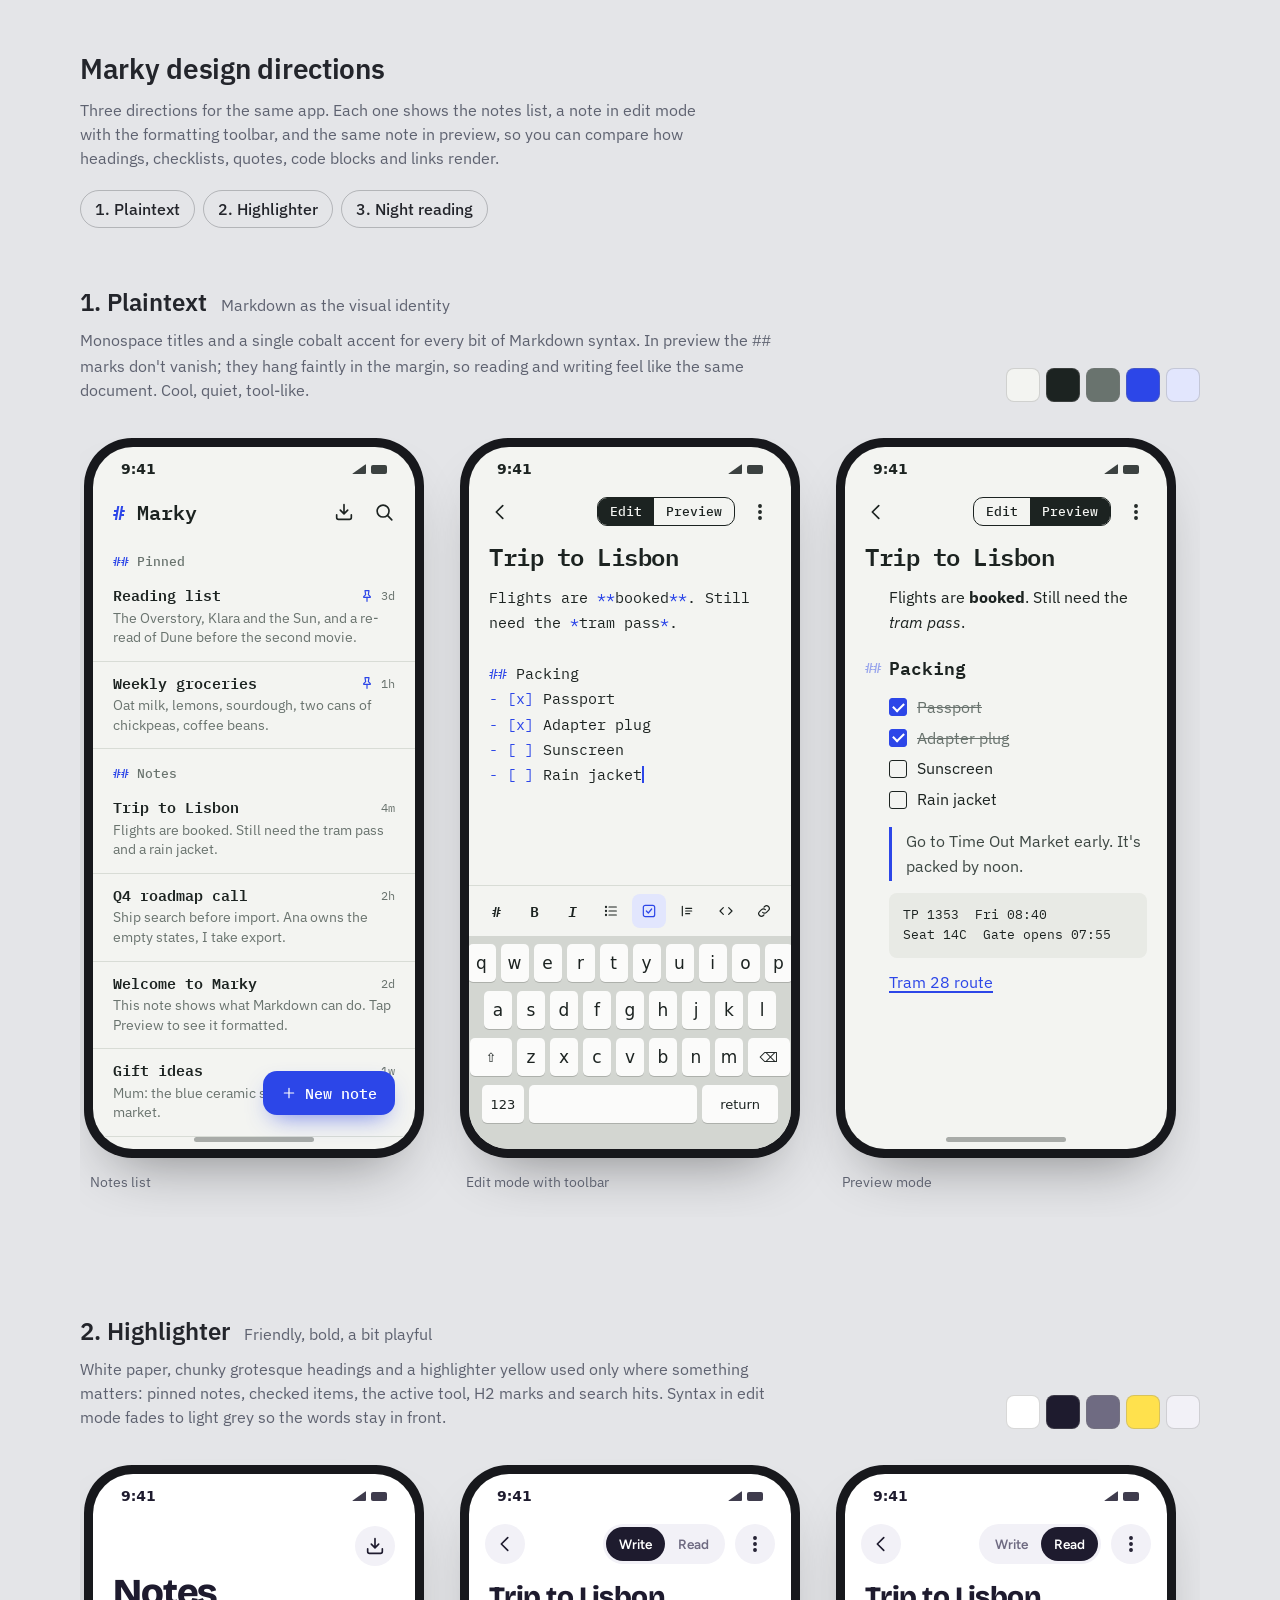
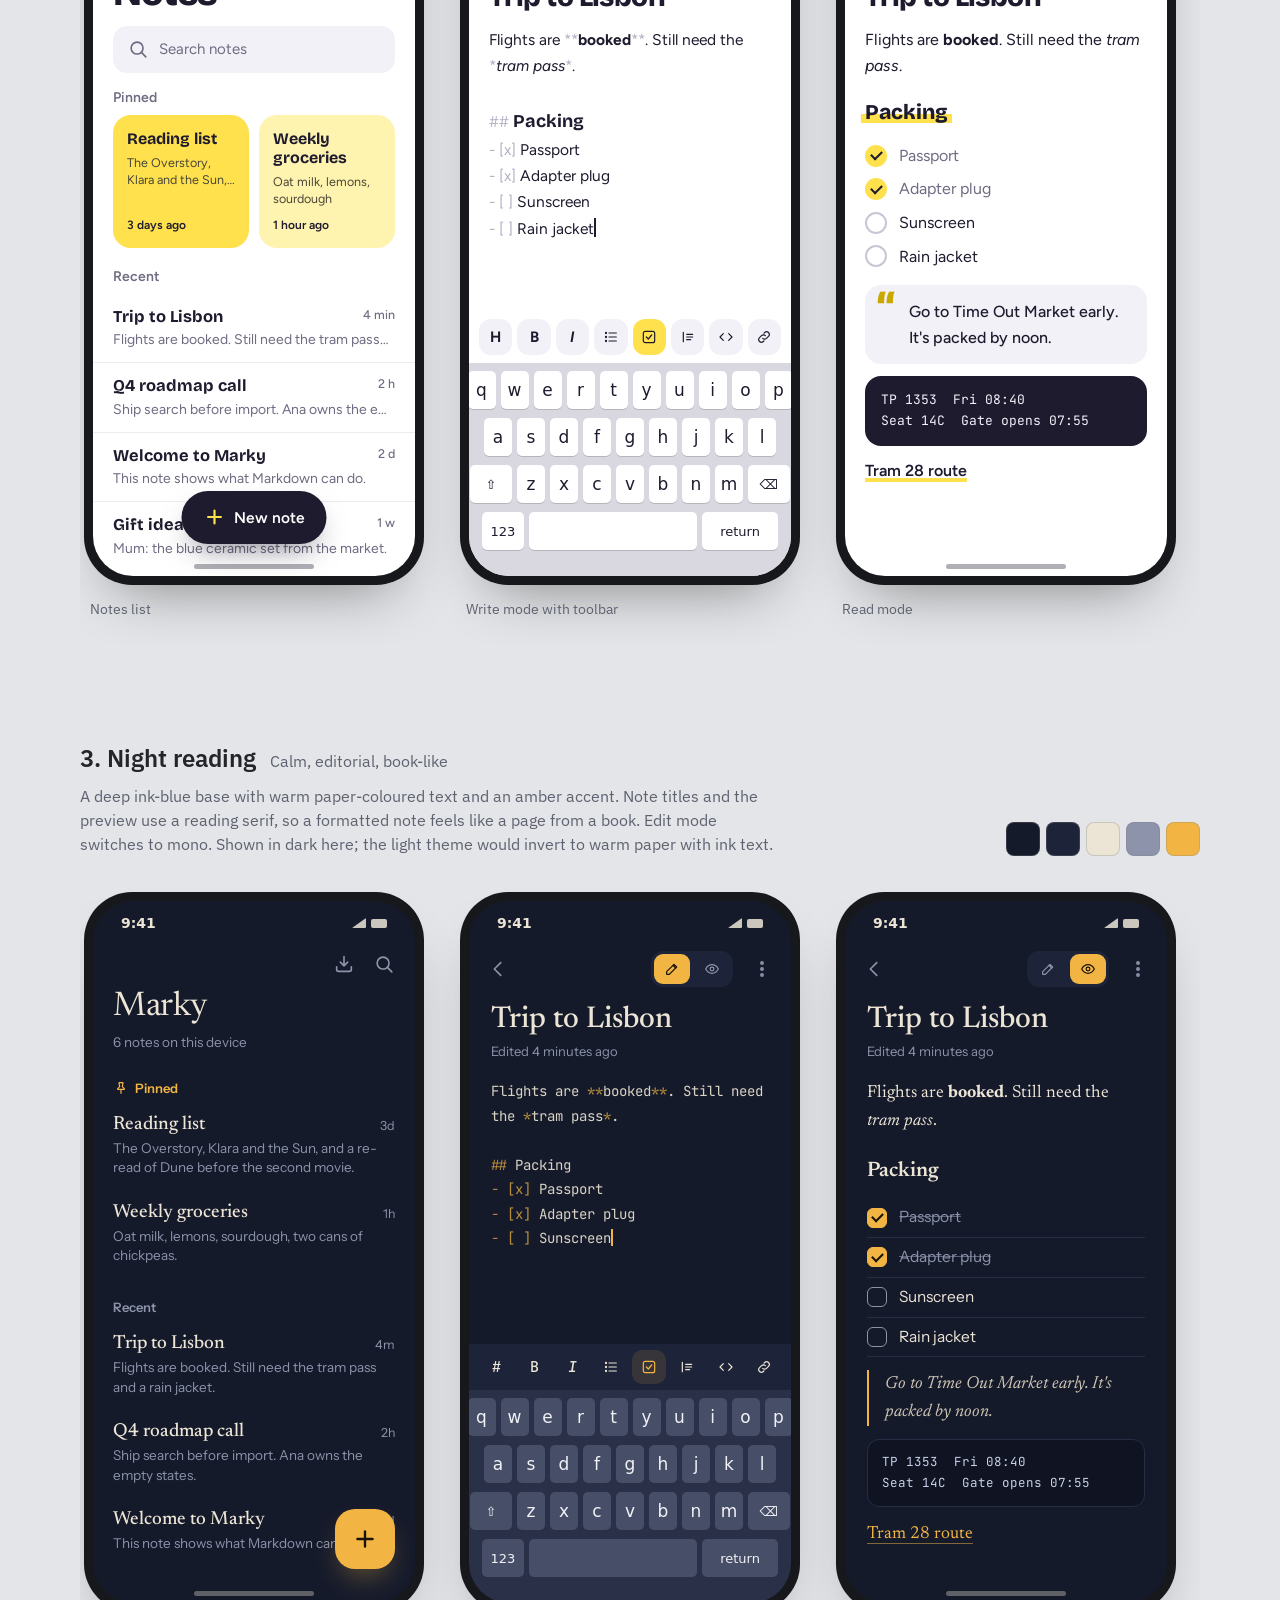
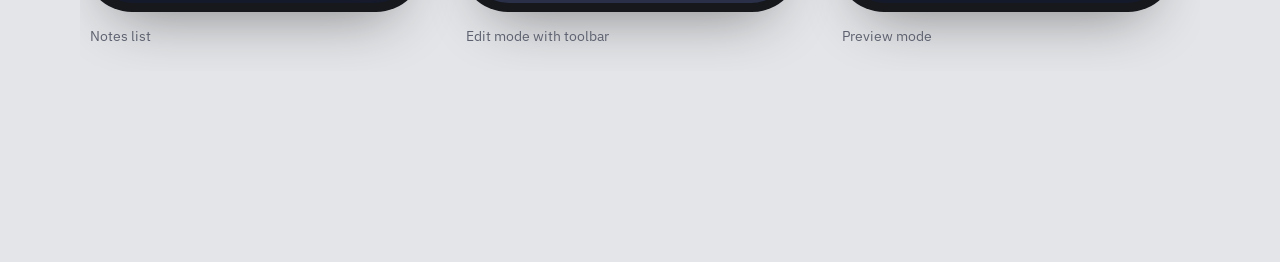
<file: designs/directions.html>
<!doctype html>
<html lang="en">
<head>
<meta charset="utf-8">
<meta name="viewport" content="width=device-width, initial-scale=1">
<title>Marky design directions</title>
<link rel="preconnect" href="https://fonts.googleapis.com">
<link rel="preconnect" href="https://fonts.gstatic.com" crossorigin>
<link href="https://fonts.googleapis.com/css2?family=IBM+Plex+Mono:ital,wght@0,400;0,500;0,600;1,400&family=IBM+Plex+Sans:wght@400;500;600&family=Bricolage+Grotesque:opsz,wght@12..96,500;12..96,700;12..96,800&family=Figtree:ital,wght@0,400;0,500;0,600;0,700;1,400&family=Newsreader:ital,opsz,wght@0,6..72,400;0,6..72,500;0,6..72,600;1,6..72,400&family=Instrument+Sans:wght@400;500;600&family=JetBrains+Mono:wght@400;500&display=swap" rel="stylesheet">
<style>
  :root {
    --page-bg: #E4E5E8;
    --page-ink: #23252B;
    --page-muted: #5E6270;
    --frame: #17181C;
  }
  @media (prefers-color-scheme: dark) {
    :root:not([data-theme="light"]) {
      --page-bg: #1D1F25;
      --page-ink: #E8E9EC;
      --page-muted: #9DA1AD;
      --frame: #000;
    }
  }
  :root[data-theme="dark"] {
    --page-bg: #1D1F25;
    --page-ink: #E8E9EC;
    --page-muted: #9DA1AD;
    --frame: #000;
  }

  * { box-sizing: border-box; margin: 0; padding: 0; }
  body {
    background: var(--page-bg);
    color: var(--page-ink);
    font: 16px/1.5 "IBM Plex Sans", system-ui, sans-serif;
    padding: 48px 16px 96px;
  }
  .page-head { max-width: 1120px; margin: 0 auto 56px; }
  .page-head h1 { font-size: 28px; font-weight: 600; letter-spacing: -0.01em; }
  .page-head p { color: var(--page-muted); max-width: 64ch; margin-top: 8px; }
  .page-head nav { display: flex; gap: 8px; flex-wrap: wrap; margin-top: 20px; }
  .page-head nav a {
    color: var(--page-ink); text-decoration: none; font-weight: 500;
    padding: 6px 14px; border-radius: 999px; border: 1px solid color-mix(in srgb, var(--page-ink) 25%, transparent);
  }
  .page-head nav a:hover { background: color-mix(in srgb, var(--page-ink) 8%, transparent); }

  section.variant { max-width: 1120px; margin: 0 auto 96px; }
  .variant-head { display: grid; grid-template-columns: 1fr auto; gap: 8px 32px; align-items: end; margin-bottom: 28px; }
  .variant-head h2 { font-size: 24px; font-weight: 600; }
  .variant-head h2 small { font-weight: 400; color: var(--page-muted); font-size: 16px; margin-left: 8px; }
  .variant-head p { grid-column: 1; color: var(--page-muted); max-width: 70ch; }
  .swatches { grid-column: 2; grid-row: 1 / span 2; display: flex; gap: 6px; }
  .swatches span { width: 34px; height: 34px; border-radius: 8px; border: 1px solid rgba(127,127,127,.3); }
  @media (max-width: 720px) {
    .variant-head { grid-template-columns: 1fr; }
    .swatches { grid-column: 1; grid-row: auto; }
  }

  .phones { display: flex; gap: 36px; overflow-x: auto; padding: 8px 4px 24px; scroll-snap-type: x mandatory; }
  figure { flex: 0 0 auto; scroll-snap-align: start; }
  figcaption { font-size: 14px; color: var(--page-muted); margin-top: 14px; padding-left: 6px; }

  /* ---------- Phone shell ---------- */
  .phone {
    width: 340px; height: 720px; padding: 9px; border-radius: 48px;
    background: var(--frame);
    box-shadow: 0 30px 60px -30px rgba(0,0,0,.45);
  }
  .screen {
    position: relative; height: 100%; border-radius: 40px; overflow: hidden;
    display: flex; flex-direction: column;
    background: var(--bg); color: var(--ink);
  }
  .status {
    flex: 0 0 auto; height: 44px; padding: 0 28px;
    display: flex; justify-content: space-between; align-items: center;
    font: 600 14px/1 system-ui, sans-serif;
  }
  .status .sb { display: flex; gap: 5px; align-items: center; }
  .status .sb i { display: block; width: 16px; height: 9px; border-radius: 2px; background: currentColor; opacity: .85; }
  .status .sb i:first-child { width: 14px; height: 10px; border-radius: 1px; clip-path: polygon(0 100%, 100% 0, 100% 100%); }
  .ico { width: 22px; height: 22px; stroke: currentColor; fill: none; stroke-width: 1.8; stroke-linecap: round; stroke-linejoin: round; flex: 0 0 auto; }
  .ico.sm { width: 16px; height: 16px; }
  .home-ind { position: absolute; bottom: 7px; left: 50%; width: 120px; height: 5px; margin-left: -60px; border-radius: 3px; background: currentColor; opacity: .35; }

  .kbd { flex: 0 0 auto; padding: 8px 4px 26px; display: flex; flex-direction: column; gap: 9px; }
  .kbd .r { display: flex; gap: 5px; justify-content: center; }
  .kbd .k { height: 38px; flex: 0 0 28px; border-radius: 5px; display: grid; place-items: center; font: 400 17px/1 system-ui, sans-serif; }
  .kbd .k.w { flex: 0 0 42px; font-size: 13px; }
  .kbd .k.sp { flex: 0 0 168px; }
  .kbd .k.rt { flex: 0 0 76px; font-size: 13px; }

  .scroll { flex: 1 1 auto; overflow: hidden; position: relative; }

  /* =========================================================
     VARIANT 1 · Plaintext
     ========================================================= */
  .v1 {
    --bg: #F3F4F1; --ink: #1C2321; --muted: #69736E; --rule: #D8DCD6;
    --accent: #2C46E8; --accent-soft: #E2E6FD; --code: #E8EAE5;
    --kbd-bg: #D3D6D1; --key: #FBFBFA;
    font-family: "IBM Plex Sans", sans-serif;
  }
  .v1 .mono { font-family: "IBM Plex Mono", monospace; }
  .v1 .top { display: flex; align-items: center; gap: 18px; padding: 10px 20px 14px; }
  .v1 .brand { font: 600 20px/1 "IBM Plex Mono", monospace; flex: 1; }
  .v1 .brand b { color: var(--accent); font-weight: 600; }
  .v1 .group { font: 500 13px/1 "IBM Plex Mono", monospace; color: var(--muted); padding: 18px 20px 6px; }
  .v1 .group b { color: var(--accent); font-weight: 500; }
  .v1 .row { padding: 12px 20px 13px 20px; border-bottom: 1px solid var(--rule); display: grid; grid-template-columns: 1fr auto; gap: 3px 12px; }
  .v1 .row h3 { font: 600 15px/1.3 "IBM Plex Mono", monospace; }
  .v1 .row h3 b { color: var(--accent); font-weight: 600; margin-right: 6px; }
  .v1 .row time { font: 400 12px/1.6 "IBM Plex Mono", monospace; color: var(--muted); display: flex; gap: 6px; align-items: center; }
  .v1 .row time .ico { color: var(--accent); }
  .v1 .row p { grid-column: 1 / -1; font-size: 13.5px; color: var(--muted); line-height: 1.45; display: -webkit-box; -webkit-line-clamp: 2; -webkit-box-orient: vertical; overflow: hidden; }
  .v1 .fab {
    position: absolute; right: 20px; bottom: 34px; display: flex; gap: 8px; align-items: center;
    background: var(--accent); color: #fff; padding: 14px 18px; border-radius: 14px;
    font: 500 15px/1 "IBM Plex Mono", monospace; box-shadow: 0 10px 24px -10px rgba(44,70,232,.7);
  }
  .v1 .seg { display: flex; border: 1.5px solid var(--ink); border-radius: 10px; overflow: hidden; font: 500 13px/1 "IBM Plex Mono", monospace; }
  .v1 .seg span { padding: 7px 12px; }
  .v1 .seg .on { background: var(--ink); color: var(--bg); }
  .v1 .ntitle { font: 600 24px/1.2 "IBM Plex Mono", monospace; padding: 6px 20px 14px; letter-spacing: -0.02em; }
  .v1 .raw { font: 400 14.5px/1.75 "IBM Plex Mono", monospace; padding: 0 20px; white-space: pre-wrap; }
  .v1 .raw .s { color: var(--accent); }
  .v1 .caret { display: inline-block; width: 2px; height: 1.2em; background: var(--accent); vertical-align: -3px; animation: blink 1.1s steps(1) infinite; }
  .v1 .tb { display: flex; justify-content: space-between; padding: 8px 10px; border-top: 1px solid var(--rule); background: var(--bg); }
  .v1 .tb span { width: 34px; height: 34px; display: grid; place-items: center; border-radius: 8px; font: 600 15px/1 "IBM Plex Mono", monospace; color: var(--ink); }
  .v1 .tb span.on { background: var(--accent-soft); color: var(--accent); }
  .v1 .kbd { background: var(--kbd-bg); }
  .v1 .kbd .k { background: var(--key); color: var(--ink); box-shadow: 0 1px 0 rgba(0,0,0,.18); }

  .v1 .md { padding: 0 20px 0 44px; font-size: 15.5px; line-height: 1.6; }
  .v1 .md > * + * { margin-top: 12px; }
  .v1 .md h2 { position: relative; font: 600 18px/1.3 "IBM Plex Mono", monospace; margin-top: 22px; }
  .v1 .md h2::before { content: "##"; position: absolute; right: calc(100% + 8px); color: var(--accent); opacity: .45; font-weight: 500; font-size: 14px; top: 3px; }
  .v1 .md a { color: var(--accent); text-decoration: underline; text-underline-offset: 3px; text-decoration-thickness: 1.5px; }
  .v1 .md ul { list-style: none; }
  .v1 .md li { display: flex; gap: 10px; align-items: center; padding: 3px 0; }
  .v1 .cb { width: 18px; height: 18px; border: 1.5px solid var(--ink); border-radius: 3px; display: grid; place-items: center; flex: 0 0 auto; }
  .v1 .cb.x { background: var(--accent); border-color: var(--accent); }
  .v1 .cb.x::after { content: ""; width: 9px; height: 5px; border: 2px solid #fff; border-top: 0; border-right: 0; transform: rotate(-45deg) translate(1px,-1px); }
  .v1 li.done { color: var(--muted); text-decoration: line-through; }
  .v1 .md blockquote { border-left: 3px solid var(--accent); padding: 2px 0 2px 14px; color: #3D4743; }
  .v1 .md pre { background: var(--code); border-radius: 8px; padding: 12px 14px; font: 400 13px/1.6 "IBM Plex Mono", monospace; }
  .v1 .viewbar { display: flex; align-items: center; gap: 14px; padding: 6px 20px 10px; }
  .v1 .viewbar .spacer { flex: 1; }

  /* =========================================================
     VARIANT 2 · Highlighter
     ========================================================= */
  .v2 {
    --bg: #FFFFFF; --ink: #1E1B2E; --muted: #6F6B82; --rule: #ECEBF2; --wash: #F2F1F7;
    --hl: #FFE14D; --hl-soft: #FFF3B0; --code-bg: #1E1B2E;
    --kbd-bg: #D9D8E0; --key: #FFFFFF;
    font-family: "Figtree", sans-serif;
  }
  .v2 .top { display: flex; align-items: center; justify-content: space-between; padding: 8px 20px 4px; }
  .v2 .round { width: 40px; height: 40px; border-radius: 50%; background: var(--wash); display: grid; place-items: center; }
  .v2 .big { font: 800 38px/1 "Bricolage Grotesque", sans-serif; letter-spacing: -0.03em; padding: 4px 20px 14px; }
  .v2 .searchpill { margin: 0 20px 18px; background: var(--wash); border-radius: 14px; padding: 12px 14px; display: flex; gap: 10px; align-items: center; color: var(--muted); font-size: 15px; }
  .v2 .label { padding: 0 20px 10px; font: 600 14px/1 "Figtree", sans-serif; color: var(--muted); }
  .v2 .pins { display: flex; gap: 10px; padding: 0 20px 22px; }
  .v2 .pin { flex: 1; background: var(--hl); border-radius: 18px; padding: 14px; min-height: 112px; display: flex; flex-direction: column; }
  .v2 .pin:nth-child(2) { background: var(--hl-soft); }
  .v2 .pin h3 { font: 700 16px/1.2 "Bricolage Grotesque", sans-serif; }
  .v2 .pin p { font-size: 12.5px; line-height: 1.4; margin-top: 6px; color: #4A4636; display: -webkit-box; -webkit-line-clamp: 2; -webkit-box-orient: vertical; overflow: hidden; }
  .v2 .pin time { margin-top: auto; font-size: 12px; font-weight: 600; padding-top: 8px; }
  .v2 .row { padding: 12px 20px; display: grid; grid-template-columns: 1fr auto; gap: 2px 12px; }
  .v2 .row + .row { border-top: 1px solid var(--rule); }
  .v2 .row h3 { font: 700 16.5px/1.3 "Bricolage Grotesque", sans-serif; }
  .v2 .row time { font-size: 12.5px; color: var(--muted); font-weight: 500; }
  .v2 .row p { grid-column: 1 / -1; font-size: 14px; color: var(--muted); white-space: nowrap; overflow: hidden; text-overflow: ellipsis; }
  .v2 .fab { position: absolute; left: 50%; transform: translateX(-50%); bottom: 32px; display: flex; gap: 8px; align-items: center; background: var(--ink); color: #fff; padding: 15px 22px; border-radius: 999px; font-weight: 600; font-size: 15.5px; box-shadow: 0 14px 30px -12px rgba(30,27,46,.6); }
  .v2 .fab .ico { color: var(--hl); stroke-width: 2.4; }

  .v2 .ntop { display: flex; align-items: center; gap: 10px; padding: 6px 16px 8px; }
  .v2 .ntop .spacer { flex: 1; }
  .v2 .toggle { display: flex; background: var(--wash); border-radius: 999px; padding: 3px; font-weight: 600; font-size: 13.5px; }
  .v2 .toggle span { padding: 7px 13px; border-radius: 999px; color: var(--muted); }
  .v2 .toggle .on { background: var(--ink); color: #fff; }
  .v2 .ntitle { font: 800 28px/1.1 "Bricolage Grotesque", sans-serif; letter-spacing: -0.02em; padding: 10px 20px 14px; }
  .v2 .raw { font: 400 15.5px/1.7 "Figtree", sans-serif; padding: 0 20px; white-space: pre-wrap; }
  .v2 .raw .s { color: #B4B1C4; }
  .v2 .raw .h { font-weight: 700; font-family: "Bricolage Grotesque", sans-serif; font-size: 18px; }
  .v2 .caret { display: inline-block; width: 2px; height: 1.2em; background: var(--ink); vertical-align: -3px; animation: blink 1.1s steps(1) infinite; }
  .v2 .tb { display: flex; gap: 5px; padding: 8px 10px; overflow: hidden; background: var(--bg); }
  .v2 .tb span { flex: 1 1 0; height: 36px; padding: 0; display: grid; place-items: center; border-radius: 12px; background: var(--wash); font: 700 15px/1 "Figtree", sans-serif; }
  .v2 .tb span.on { background: var(--hl); }
  .v2 .kbd { background: var(--kbd-bg); }
  .v2 .kbd .k { background: var(--key); color: var(--ink); box-shadow: 0 1px 0 rgba(0,0,0,.16); }

  .v2 .md { padding: 0 20px; font-size: 16px; line-height: 1.6; }
  .v2 .md > * + * { margin-top: 12px; }
  .v2 .md h2 { font: 800 21px/1.2 "Bricolage Grotesque", sans-serif; margin-top: 22px; display: inline-block; background: linear-gradient(transparent 55%, var(--hl) 55%, var(--hl) 92%, transparent 92%); padding: 0 4px; margin-left: -4px; }
  .v2 .md a { color: var(--ink); font-weight: 600; text-decoration: underline; text-decoration-color: var(--hl); text-decoration-thickness: 4px; text-underline-offset: 2px; }
  .v2 .md ul { list-style: none; }
  .v2 .md li { display: flex; gap: 12px; align-items: center; padding: 4px 0; }
  .v2 .cb { width: 22px; height: 22px; border-radius: 50%; border: 2px solid #C9C6D6; flex: 0 0 auto; display: grid; place-items: center; }
  .v2 .cb.x { background: var(--hl); border-color: var(--hl); }
  .v2 .cb.x::after { content: ""; width: 9px; height: 5px; border: 2.2px solid var(--ink); border-top: 0; border-right: 0; transform: rotate(-45deg) translate(1px,-1px); }
  .v2 li.done { color: var(--muted); }
  .v2 .md blockquote { position: relative; background: var(--wash); border-radius: 16px; padding: 14px 16px 14px 44px; font-weight: 500; }
  .v2 .md blockquote::before { content: "\201C"; position: absolute; left: 12px; top: 2px; font: 800 44px/1 "Bricolage Grotesque", sans-serif; color: #C9A800; }
  .v2 .md pre { background: var(--code-bg); color: #F2F0FA; border-radius: 16px; padding: 14px 16px; font: 400 13px/1.6 "JetBrains Mono", monospace; }

  /* =========================================================
     VARIANT 3 · Night reading
     ========================================================= */
  .v3 {
    --bg: #151A2B; --surface: #1D2338; --ink: #ECE5D6; --muted: #8C93AA; --rule: #262D45;
    --accent: #F2B544; --code: #0F1322;
    --kbd-bg: #2A3047; --key: #474E68;
    font-family: "Instrument Sans", sans-serif;
  }
  .v3 .top { display: flex; align-items: center; gap: 18px; padding: 8px 20px 0; color: var(--muted); }
  .v3 .top .spacer { flex: 1; }
  .v3 .big { font: 400 34px/1.1 "Newsreader", serif; padding: 14px 20px 6px; letter-spacing: -0.01em; }
  .v3 .sub { padding: 0 20px 6px; color: var(--muted); font-size: 13.5px; }
  .v3 .group { padding: 20px 20px 4px; color: var(--accent); font-size: 13px; font-weight: 600; display: flex; gap: 6px; align-items: center; }
  .v3 .group.plain { color: var(--muted); }
  .v3 .row { padding: 11px 20px 12px; display: grid; grid-template-columns: 1fr auto; gap: 2px 12px; }
  .v3 .row h3 { font: 500 19px/1.25 "Newsreader", serif; }
  .v3 .row time { font-size: 12.5px; color: var(--muted); padding-top: 4px; }
  .v3 .row p { grid-column: 1 / -1; font-size: 13.5px; color: var(--muted); display: -webkit-box; -webkit-line-clamp: 2; -webkit-box-orient: vertical; overflow: hidden; line-height: 1.45; }
  .v3 .fab { position: absolute; right: 20px; bottom: 34px; width: 60px; height: 60px; border-radius: 20px; background: var(--accent); color: #1A1406; display: grid; place-items: center; box-shadow: 0 14px 30px -10px rgba(242,181,68,.45); }
  .v3 .fab .ico { width: 26px; height: 26px; stroke-width: 2.2; }

  .v3 .ntop { display: flex; align-items: center; gap: 18px; padding: 6px 18px 8px; color: var(--muted); }
  .v3 .ntop .spacer { flex: 1; }
  .v3 .mode { display: flex; gap: 4px; background: var(--surface); border-radius: 12px; padding: 3px; }
  .v3 .mode span { width: 36px; height: 30px; border-radius: 9px; display: grid; place-items: center; color: var(--muted); }
  .v3 .mode .on { background: var(--accent); color: #1A1406; }
  .v3 .ntitle { font: 500 30px/1.15 "Newsreader", serif; padding: 8px 22px 4px; }
  .v3 .meta { padding: 0 22px 18px; color: var(--muted); font-size: 13px; }
  .v3 .raw { font: 400 14px/1.75 "JetBrains Mono", monospace; padding: 0 22px; white-space: pre-wrap; color: #D9D3C4; }
  .v3 .raw .s { color: var(--accent); opacity: .75; }
  .v3 .caret { display: inline-block; width: 2px; height: 1.2em; background: var(--accent); vertical-align: -3px; animation: blink 1.1s steps(1) infinite; }
  .v3 .tb { display: flex; justify-content: space-between; padding: 6px 10px; background: var(--surface); }
  .v3 .tb span { width: 34px; height: 34px; display: grid; place-items: center; border-radius: 10px; color: var(--ink); font: 500 15px/1 "JetBrains Mono", monospace; }
  .v3 .tb span.on { color: var(--accent); background: rgba(242,181,68,.12); }
  .v3 .kbd { background: var(--kbd-bg); }
  .v3 .kbd .k { background: var(--key); color: #F1F2F6; }

  .v3 .md { padding: 0 22px; font: 400 17.5px/1.6 "Newsreader", serif; }
  .v3 .md > * + * { margin-top: 13px; }
  .v3 .md h2 { font: 600 21px/1.25 "Newsreader", serif; margin-top: 24px; }
  .v3 .md a { color: var(--accent); text-decoration: none; border-bottom: 1px solid rgba(242,181,68,.5); }
  .v3 .md ul { list-style: none; font-family: "Instrument Sans", sans-serif; font-size: 15.5px; }
  .v3 .md li { display: flex; gap: 12px; align-items: center; padding: 7px 0; border-bottom: 1px solid var(--rule); }
  .v3 .cb { width: 20px; height: 20px; border-radius: 6px; border: 1.6px solid var(--muted); flex: 0 0 auto; display: grid; place-items: center; }
  .v3 .cb.x { background: var(--accent); border-color: var(--accent); }
  .v3 .cb.x::after { content: ""; width: 9px; height: 5px; border: 2px solid #1A1406; border-top: 0; border-right: 0; transform: rotate(-45deg) translate(1px,-1px); }
  .v3 li.done { color: var(--muted); text-decoration: line-through; text-decoration-color: rgba(140,147,170,.6); }
  .v3 .md blockquote { font-style: italic; color: #CFC7B5; border-left: 2px solid var(--accent); padding-left: 16px; }
  .v3 .md pre { background: var(--code); border: 1px solid var(--rule); border-radius: 12px; padding: 12px 14px; font: 400 12.5px/1.65 "JetBrains Mono", monospace; color: #C8D0E8; }

  @keyframes blink { 50% { opacity: 0; } }
  @media (prefers-reduced-motion: reduce) { .caret { animation: none !important; } }
</style>
</head>
<body>

<svg width="0" height="0" style="position:absolute" aria-hidden="true">
  <symbol id="i-search" viewBox="0 0 24 24"><circle cx="11" cy="11" r="6.5"/><path d="M16 16l4.5 4.5"/></symbol>
  <symbol id="i-import" viewBox="0 0 24 24"><path d="M12 4v10M8 10l4 4 4-4"/><path d="M4 15v3a2 2 0 0 0 2 2h12a2 2 0 0 0 2-2v-3"/></symbol>
  <symbol id="i-plus" viewBox="0 0 24 24"><path d="M12 5v14M5 12h14"/></symbol>
  <symbol id="i-pin" viewBox="0 0 24 24"><path d="M9 4h6l-1 6 3 3v1H7v-1l3-3z"/><path d="M12 14v6"/></symbol>
  <symbol id="i-back" viewBox="0 0 24 24"><path d="M15 5l-7 7 7 7"/></symbol>
  <symbol id="i-more" viewBox="0 0 24 24"><circle cx="12" cy="5.5" r="1.2"/><circle cx="12" cy="12" r="1.2"/><circle cx="12" cy="18.5" r="1.2"/></symbol>
  <symbol id="i-eye" viewBox="0 0 24 24"><path d="M2.5 12S6 5.5 12 5.5 21.5 12 21.5 12 18 18.5 12 18.5 2.5 12 2.5 12z"/><circle cx="12" cy="12" r="2.8"/></symbol>
  <symbol id="i-pen" viewBox="0 0 24 24"><path d="M4 20h4L19 9l-4-4L4 16z"/><path d="M13.5 6.5l4 4"/></symbol>
  <symbol id="i-link" viewBox="0 0 24 24"><path d="M10 14a4 4 0 0 0 5.7 0l3-3a4 4 0 0 0-5.7-5.7l-1 1"/><path d="M14 10a4 4 0 0 0-5.7 0l-3 3a4 4 0 0 0 5.7 5.7l1-1"/></symbol>
  <symbol id="i-list" viewBox="0 0 24 24"><path d="M9 6h11M9 12h11M9 18h11"/><circle cx="4.5" cy="6" r=".8"/><circle cx="4.5" cy="12" r=".8"/><circle cx="4.5" cy="18" r=".8"/></symbol>
  <symbol id="i-check" viewBox="0 0 24 24"><rect x="3.5" y="3.5" width="17" height="17" rx="3"/><path d="M8 12l3 3 5-6"/></symbol>
  <symbol id="i-quote" viewBox="0 0 24 24"><path d="M5 5v14M10 8h9M10 12h9M10 16h6"/></symbol>
  <symbol id="i-code" viewBox="0 0 24 24"><path d="M8 7l-5 5 5 5M16 7l5 5-5 5"/></symbol>
  <symbol id="i-share" viewBox="0 0 24 24"><path d="M12 15V4M8 8l4-4 4 4"/><path d="M5 13v5a2 2 0 0 0 2 2h10a2 2 0 0 0 2-2v-5"/></symbol>
</svg>

<header class="page-head">
  <h1>Marky design directions</h1>
  <p>Three directions for the same app. Each one shows the notes list, a note in edit mode with the formatting toolbar, and the same note in preview, so you can compare how headings, checklists, quotes, code blocks and links render.</p>
  <nav>
    <a href="#plaintext">1. Plaintext</a>
    <a href="#highlighter">2. Highlighter</a>
    <a href="#night">3. Night reading</a>
  </nav>
</header>

<!-- ===================== VARIANT 1 ===================== -->
<section class="variant" id="plaintext">
  <div class="variant-head">
    <h2>1. Plaintext <small>Markdown as the visual identity</small></h2>
    <p>Monospace titles and a single cobalt accent for every bit of Markdown syntax. In preview the <code>##</code> marks don't vanish; they hang faintly in the margin, so reading and writing feel like the same document. Cool, quiet, tool-like.</p>
    <div class="swatches"><span style="background:#F3F4F1"></span><span style="background:#1C2321"></span><span style="background:#69736E"></span><span style="background:#2C46E8"></span><span style="background:#E2E6FD"></span></div>
  </div>
  <div class="phones">
    <figure>
      <div class="phone"><div class="screen v1">
        <div class="status"><span>9:41</span><span class="sb"><i></i><i></i></span></div>
        <div class="top">
          <div class="brand"><b>#</b> Marky</div>
          <svg class="ico"><use href="#i-import"/></svg>
          <svg class="ico"><use href="#i-search"/></svg>
        </div>
        <div class="scroll">
          <div class="group"><b>##</b> Pinned</div>
          <div class="row"><h3>Reading list</h3><time><svg class="ico sm"><use href="#i-pin"/></svg>3d</time><p>The Overstory, Klara and the Sun, and a re-read of Dune before the second movie.</p></div>
          <div class="row"><h3>Weekly groceries</h3><time><svg class="ico sm"><use href="#i-pin"/></svg>1h</time><p>Oat milk, lemons, sourdough, two cans of chickpeas, coffee beans.</p></div>
          <div class="group"><b>##</b> Notes</div>
          <div class="row"><h3>Trip to Lisbon</h3><time>4m</time><p>Flights are booked. Still need the tram pass and a rain jacket.</p></div>
          <div class="row"><h3>Q4 roadmap call</h3><time>2h</time><p>Ship search before import. Ana owns the empty states, I take export.</p></div>
          <div class="row"><h3>Welcome to Marky</h3><time>2d</time><p>This note shows what Markdown can do. Tap Preview to see it formatted.</p></div>
          <div class="row"><h3>Gift ideas</h3><time>1w</time><p>Mum: the blue ceramic set from the Saturday market.</p></div>
        </div>
        <div class="fab"><svg class="ico sm"><use href="#i-plus"/></svg>New note</div>
        <div class="home-ind"></div>
      </div></div>
      <figcaption>Notes list</figcaption>
    </figure>

    <figure>
      <div class="phone"><div class="screen v1">
        <div class="status"><span>9:41</span><span class="sb"><i></i><i></i></span></div>
        <div class="viewbar">
          <svg class="ico"><use href="#i-back"/></svg>
          <span class="spacer"></span>
          <div class="seg"><span class="on">Edit</span><span>Preview</span></div>
          <svg class="ico"><use href="#i-more"/></svg>
        </div>
        <div class="ntitle">Trip to Lisbon</div>
        <div class="scroll"><div class="raw">Flights are <span class="s">**</span>booked<span class="s">**</span>. Still need the <span class="s">*</span>tram pass<span class="s">*</span>.

<span class="s">##</span> Packing
<span class="s">- [x]</span> Passport
<span class="s">- [x]</span> Adapter plug
<span class="s">- [ ]</span> Sunscreen
<span class="s">- [ ]</span> Rain jacket<span class="caret"></span></div></div>
        <div class="tb">
          <span>#</span><span>B</span><span><i>I</i></span>
          <span><svg class="ico sm"><use href="#i-list"/></svg></span>
          <span class="on"><svg class="ico sm"><use href="#i-check"/></svg></span>
          <span><svg class="ico sm"><use href="#i-quote"/></svg></span>
          <span><svg class="ico sm"><use href="#i-code"/></svg></span>
          <span><svg class="ico sm"><use href="#i-link"/></svg></span>
        </div>
        <div class="kbd"></div>
      </div></div>
      <figcaption>Edit mode with toolbar</figcaption>
    </figure>

    <figure>
      <div class="phone"><div class="screen v1">
        <div class="status"><span>9:41</span><span class="sb"><i></i><i></i></span></div>
        <div class="viewbar">
          <svg class="ico"><use href="#i-back"/></svg>
          <span class="spacer"></span>
          <div class="seg"><span>Edit</span><span class="on">Preview</span></div>
          <svg class="ico"><use href="#i-more"/></svg>
        </div>
        <div class="ntitle">Trip to Lisbon</div>
        <div class="scroll"><div class="md">
          <p>Flights are <strong>booked</strong>. Still need the <em>tram pass</em>.</p>
          <h2>Packing</h2>
          <ul>
            <li class="done"><span class="cb x"></span>Passport</li>
            <li class="done"><span class="cb x"></span>Adapter plug</li>
            <li><span class="cb"></span>Sunscreen</li>
            <li><span class="cb"></span>Rain jacket</li>
          </ul>
          <blockquote>Go to Time Out Market early. It's packed by noon.</blockquote>
          <pre>TP 1353  Fri 08:40
Seat 14C  Gate opens 07:55</pre>
          <p><a href="#">Tram 28 route</a></p>
        </div></div>
        <div class="home-ind"></div>
      </div></div>
      <figcaption>Preview mode</figcaption>
    </figure>
  </div>
</section>

<!-- ===================== VARIANT 2 ===================== -->
<section class="variant" id="highlighter">
  <div class="variant-head">
    <h2>2. Highlighter <small>Friendly, bold, a bit playful</small></h2>
    <p>White paper, chunky grotesque headings and a highlighter yellow used only where something matters: pinned notes, checked items, the active tool, H2 marks and search hits. Syntax in edit mode fades to light grey so the words stay in front.</p>
    <div class="swatches"><span style="background:#FFFFFF"></span><span style="background:#1E1B2E"></span><span style="background:#6F6B82"></span><span style="background:#FFE14D"></span><span style="background:#F2F1F7"></span></div>
  </div>
  <div class="phones">
    <figure>
      <div class="phone"><div class="screen v2">
        <div class="status"><span>9:41</span><span class="sb"><i></i><i></i></span></div>
        <div class="top"><span></span><span class="round"><svg class="ico"><use href="#i-import"/></svg></span></div>
        <div class="big">Notes</div>
        <div class="searchpill"><svg class="ico"><use href="#i-search"/></svg>Search notes</div>
        <div class="scroll">
          <div class="label">Pinned</div>
          <div class="pins">
            <div class="pin"><h3>Reading list</h3><p>The Overstory, Klara and the Sun, Dune</p><time>3 days ago</time></div>
            <div class="pin"><h3>Weekly groceries</h3><p>Oat milk, lemons, sourdough</p><time>1 hour ago</time></div>
          </div>
          <div class="label">Recent</div>
          <div class="row"><h3>Trip to Lisbon</h3><time>4 min</time><p>Flights are booked. Still need the tram pass…</p></div>
          <div class="row"><h3>Q4 roadmap call</h3><time>2 h</time><p>Ship search before import. Ana owns the empty…</p></div>
          <div class="row"><h3>Welcome to Marky</h3><time>2 d</time><p>This note shows what Markdown can do.</p></div>
          <div class="row"><h3>Gift ideas</h3><time>1 w</time><p>Mum: the blue ceramic set from the market.</p></div>
        </div>
        <div class="fab"><svg class="ico"><use href="#i-plus"/></svg>New note</div>
        <div class="home-ind"></div>
      </div></div>
      <figcaption>Notes list</figcaption>
    </figure>

    <figure>
      <div class="phone"><div class="screen v2">
        <div class="status"><span>9:41</span><span class="sb"><i></i><i></i></span></div>
        <div class="ntop">
          <span class="round"><svg class="ico"><use href="#i-back"/></svg></span>
          <span class="spacer"></span>
          <div class="toggle"><span class="on">Write</span><span>Read</span></div>
          <span class="round"><svg class="ico"><use href="#i-more"/></svg></span>
        </div>
        <div class="ntitle">Trip to Lisbon</div>
        <div class="scroll"><div class="raw">Flights are <span class="s">**</span><b>booked</b><span class="s">**</span>. Still need the <span class="s">*</span><i>tram pass</i><span class="s">*</span>.

<span class="s">## </span><span class="h">Packing</span>
<span class="s">- [x]</span> Passport
<span class="s">- [x]</span> Adapter plug
<span class="s">- [ ]</span> Sunscreen
<span class="s">- [ ]</span> Rain jacket<span class="caret"></span></div></div>
        <div class="tb">
          <span>H</span><span>B</span><span><i>I</i></span>
          <span><svg class="ico sm"><use href="#i-list"/></svg></span>
          <span class="on"><svg class="ico sm"><use href="#i-check"/></svg></span>
          <span><svg class="ico sm"><use href="#i-quote"/></svg></span>
          <span><svg class="ico sm"><use href="#i-code"/></svg></span>
          <span><svg class="ico sm"><use href="#i-link"/></svg></span>
        </div>
        <div class="kbd"></div>
      </div></div>
      <figcaption>Write mode with toolbar</figcaption>
    </figure>

    <figure>
      <div class="phone"><div class="screen v2">
        <div class="status"><span>9:41</span><span class="sb"><i></i><i></i></span></div>
        <div class="ntop">
          <span class="round"><svg class="ico"><use href="#i-back"/></svg></span>
          <span class="spacer"></span>
          <div class="toggle"><span>Write</span><span class="on">Read</span></div>
          <span class="round"><svg class="ico"><use href="#i-more"/></svg></span>
        </div>
        <div class="ntitle">Trip to Lisbon</div>
        <div class="scroll"><div class="md">
          <p>Flights are <strong>booked</strong>. Still need the <em>tram pass</em>.</p>
          <h2>Packing</h2>
          <ul>
            <li class="done"><span class="cb x"></span>Passport</li>
            <li class="done"><span class="cb x"></span>Adapter plug</li>
            <li><span class="cb"></span>Sunscreen</li>
            <li><span class="cb"></span>Rain jacket</li>
          </ul>
          <blockquote>Go to Time Out Market early. It's packed by noon.</blockquote>
          <pre>TP 1353  Fri 08:40
Seat 14C  Gate opens 07:55</pre>
          <p><a href="#">Tram 28 route</a></p>
        </div></div>
        <div class="home-ind"></div>
      </div></div>
      <figcaption>Read mode</figcaption>
    </figure>
  </div>
</section>

<!-- ===================== VARIANT 3 ===================== -->
<section class="variant" id="night">
  <div class="variant-head">
    <h2>3. Night reading <small>Calm, editorial, book-like</small></h2>
    <p>A deep ink-blue base with warm paper-coloured text and an amber accent. Note titles and the preview use a reading serif, so a formatted note feels like a page from a book. Edit mode switches to mono. Shown in dark here; the light theme would invert to warm paper with ink text.</p>
    <div class="swatches"><span style="background:#151A2B"></span><span style="background:#1D2338"></span><span style="background:#ECE5D6"></span><span style="background:#8C93AA"></span><span style="background:#F2B544"></span></div>
  </div>
  <div class="phones">
    <figure>
      <div class="phone"><div class="screen v3">
        <div class="status"><span>9:41</span><span class="sb"><i></i><i></i></span></div>
        <div class="top">
          <span class="spacer"></span>
          <svg class="ico"><use href="#i-import"/></svg>
          <svg class="ico"><use href="#i-search"/></svg>
        </div>
        <div class="big">Marky</div>
        <div class="sub">6 notes on this device</div>
        <div class="scroll">
          <div class="group"><svg class="ico sm"><use href="#i-pin"/></svg>Pinned</div>
          <div class="row"><h3>Reading list</h3><time>3d</time><p>The Overstory, Klara and the Sun, and a re-read of Dune before the second movie.</p></div>
          <div class="row"><h3>Weekly groceries</h3><time>1h</time><p>Oat milk, lemons, sourdough, two cans of chickpeas.</p></div>
          <div class="group plain">Recent</div>
          <div class="row"><h3>Trip to Lisbon</h3><time>4m</time><p>Flights are booked. Still need the tram pass and a rain jacket.</p></div>
          <div class="row"><h3>Q4 roadmap call</h3><time>2h</time><p>Ship search before import. Ana owns the empty states.</p></div>
          <div class="row"><h3>Welcome to Marky</h3><time>2d</time><p>This note shows what Markdown can do.</p></div>
        </div>
        <div class="fab"><svg class="ico"><use href="#i-plus"/></svg></div>
        <div class="home-ind"></div>
      </div></div>
      <figcaption>Notes list</figcaption>
    </figure>

    <figure>
      <div class="phone"><div class="screen v3">
        <div class="status"><span>9:41</span><span class="sb"><i></i><i></i></span></div>
        <div class="ntop">
          <svg class="ico"><use href="#i-back"/></svg>
          <span class="spacer"></span>
          <div class="mode"><span class="on"><svg class="ico sm"><use href="#i-pen"/></svg></span><span><svg class="ico sm"><use href="#i-eye"/></svg></span></div>
          <svg class="ico"><use href="#i-more"/></svg>
        </div>
        <div class="ntitle">Trip to Lisbon</div>
        <div class="meta">Edited 4 minutes ago</div>
        <div class="scroll"><div class="raw">Flights are <span class="s">**</span>booked<span class="s">**</span>. Still need the <span class="s">*</span>tram pass<span class="s">*</span>.

<span class="s">##</span> Packing
<span class="s">- [x]</span> Passport
<span class="s">- [x]</span> Adapter plug
<span class="s">- [ ]</span> Sunscreen<span class="caret"></span></div></div>
        <div class="tb">
          <span>#</span><span>B</span><span><i>I</i></span>
          <span><svg class="ico sm"><use href="#i-list"/></svg></span>
          <span class="on"><svg class="ico sm"><use href="#i-check"/></svg></span>
          <span><svg class="ico sm"><use href="#i-quote"/></svg></span>
          <span><svg class="ico sm"><use href="#i-code"/></svg></span>
          <span><svg class="ico sm"><use href="#i-link"/></svg></span>
        </div>
        <div class="kbd"></div>
      </div></div>
      <figcaption>Edit mode with toolbar</figcaption>
    </figure>

    <figure>
      <div class="phone"><div class="screen v3">
        <div class="status"><span>9:41</span><span class="sb"><i></i><i></i></span></div>
        <div class="ntop">
          <svg class="ico"><use href="#i-back"/></svg>
          <span class="spacer"></span>
          <div class="mode"><span><svg class="ico sm"><use href="#i-pen"/></svg></span><span class="on"><svg class="ico sm"><use href="#i-eye"/></svg></span></div>
          <svg class="ico"><use href="#i-more"/></svg>
        </div>
        <div class="ntitle">Trip to Lisbon</div>
        <div class="meta">Edited 4 minutes ago</div>
        <div class="scroll"><div class="md">
          <p>Flights are <strong>booked</strong>. Still need the <em>tram pass</em>.</p>
          <h2>Packing</h2>
          <ul>
            <li class="done"><span class="cb x"></span>Passport</li>
            <li class="done"><span class="cb x"></span>Adapter plug</li>
            <li><span class="cb"></span>Sunscreen</li>
            <li><span class="cb"></span>Rain jacket</li>
          </ul>
          <blockquote>Go to Time Out Market early. It's packed by noon.</blockquote>
          <pre>TP 1353  Fri 08:40
Seat 14C  Gate opens 07:55</pre>
          <p><a href="#">Tram 28 route</a></p>
        </div></div>
        <div class="home-ind"></div>
      </div></div>
      <figcaption>Preview mode</figcaption>
    </figure>
  </div>
</section>

<script>
  const rows = ["qwertyuiop", "asdfghjkl", "zxcvbnm"];
  document.querySelectorAll(".kbd").forEach(kbd => {
    rows.forEach((keys, i) => {
      const r = document.createElement("div");
      r.className = "r";
      if (i === 2) r.insertAdjacentHTML("beforeend", '<span class="k w">⇧</span>');
      for (const c of keys) r.insertAdjacentHTML("beforeend", `<span class="k">${c}</span>`);
      if (i === 2) r.insertAdjacentHTML("beforeend", '<span class="k w">⌫</span>');
      kbd.appendChild(r);
    });
    kbd.insertAdjacentHTML("beforeend", '<div class="r"><span class="k w">123</span><span class="k sp"></span><span class="k rt">return</span></div>');
  });
</script>
</body>
</html>
</file>
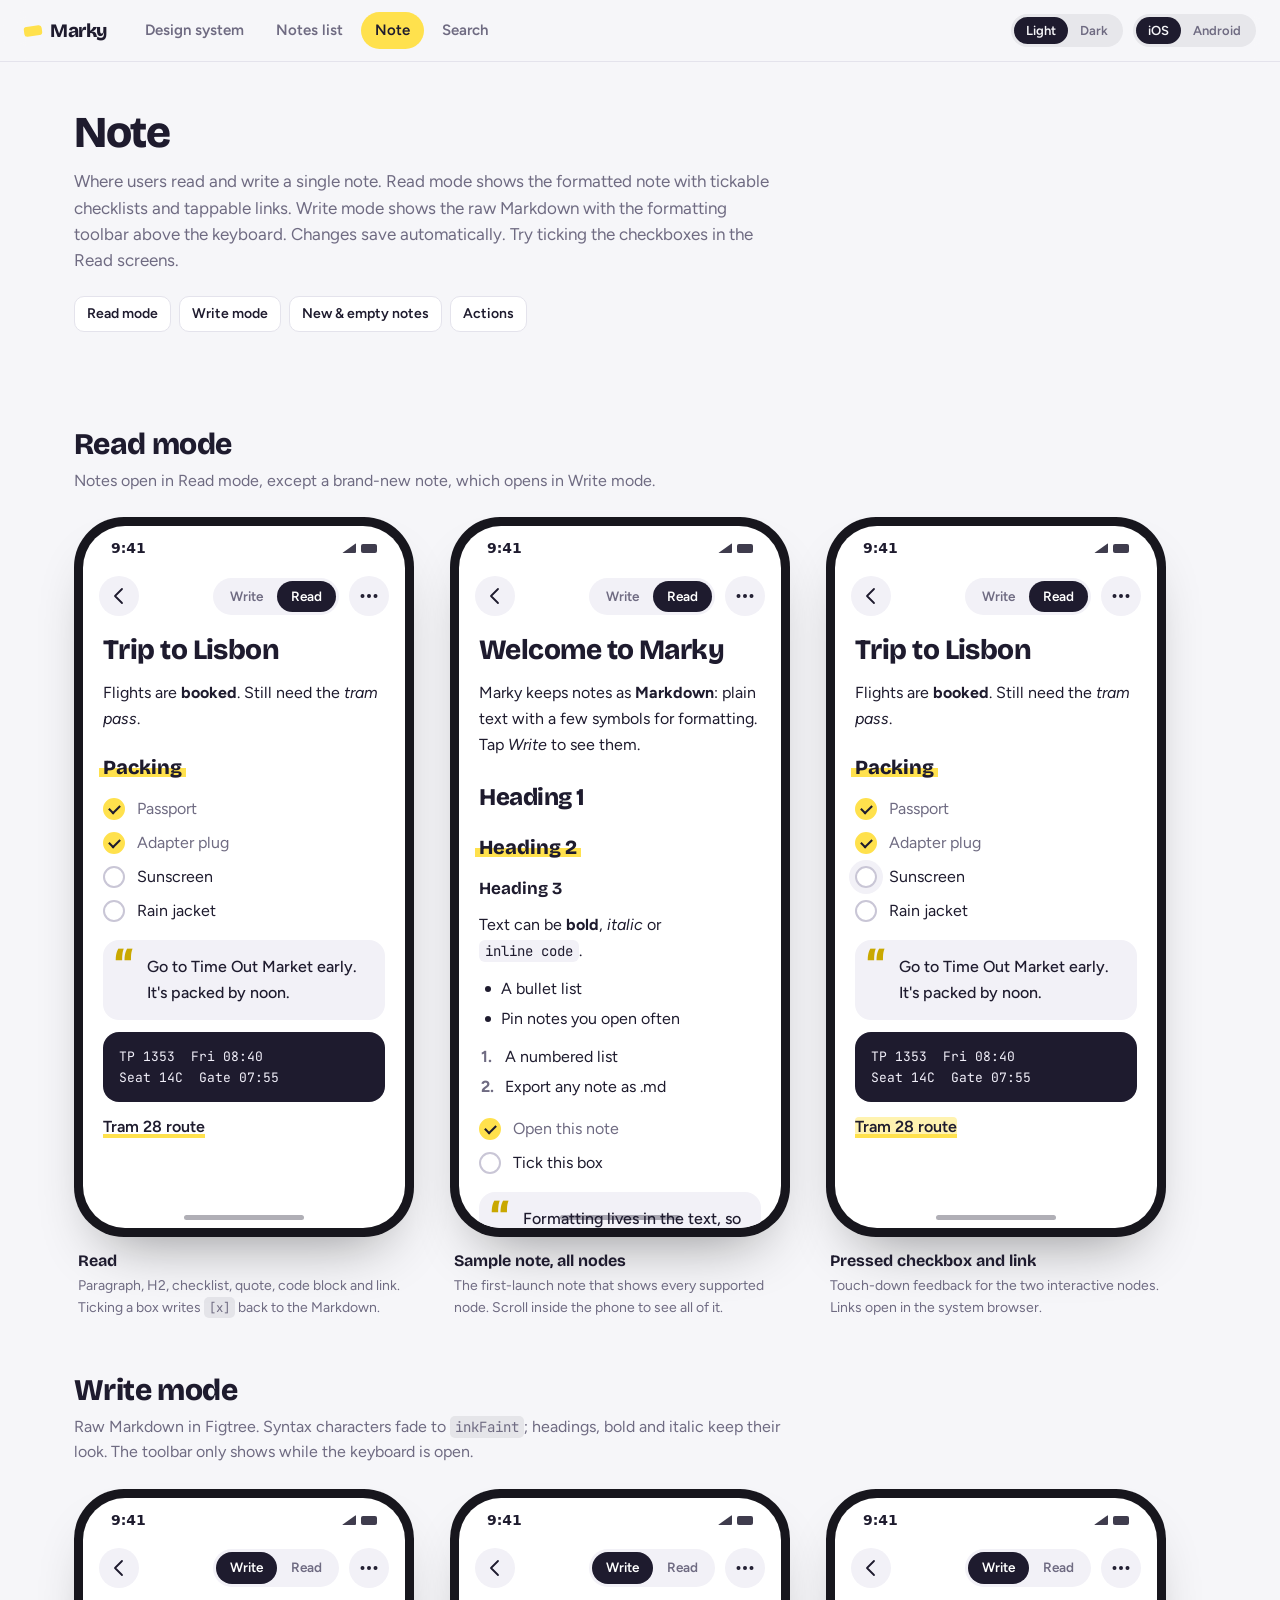
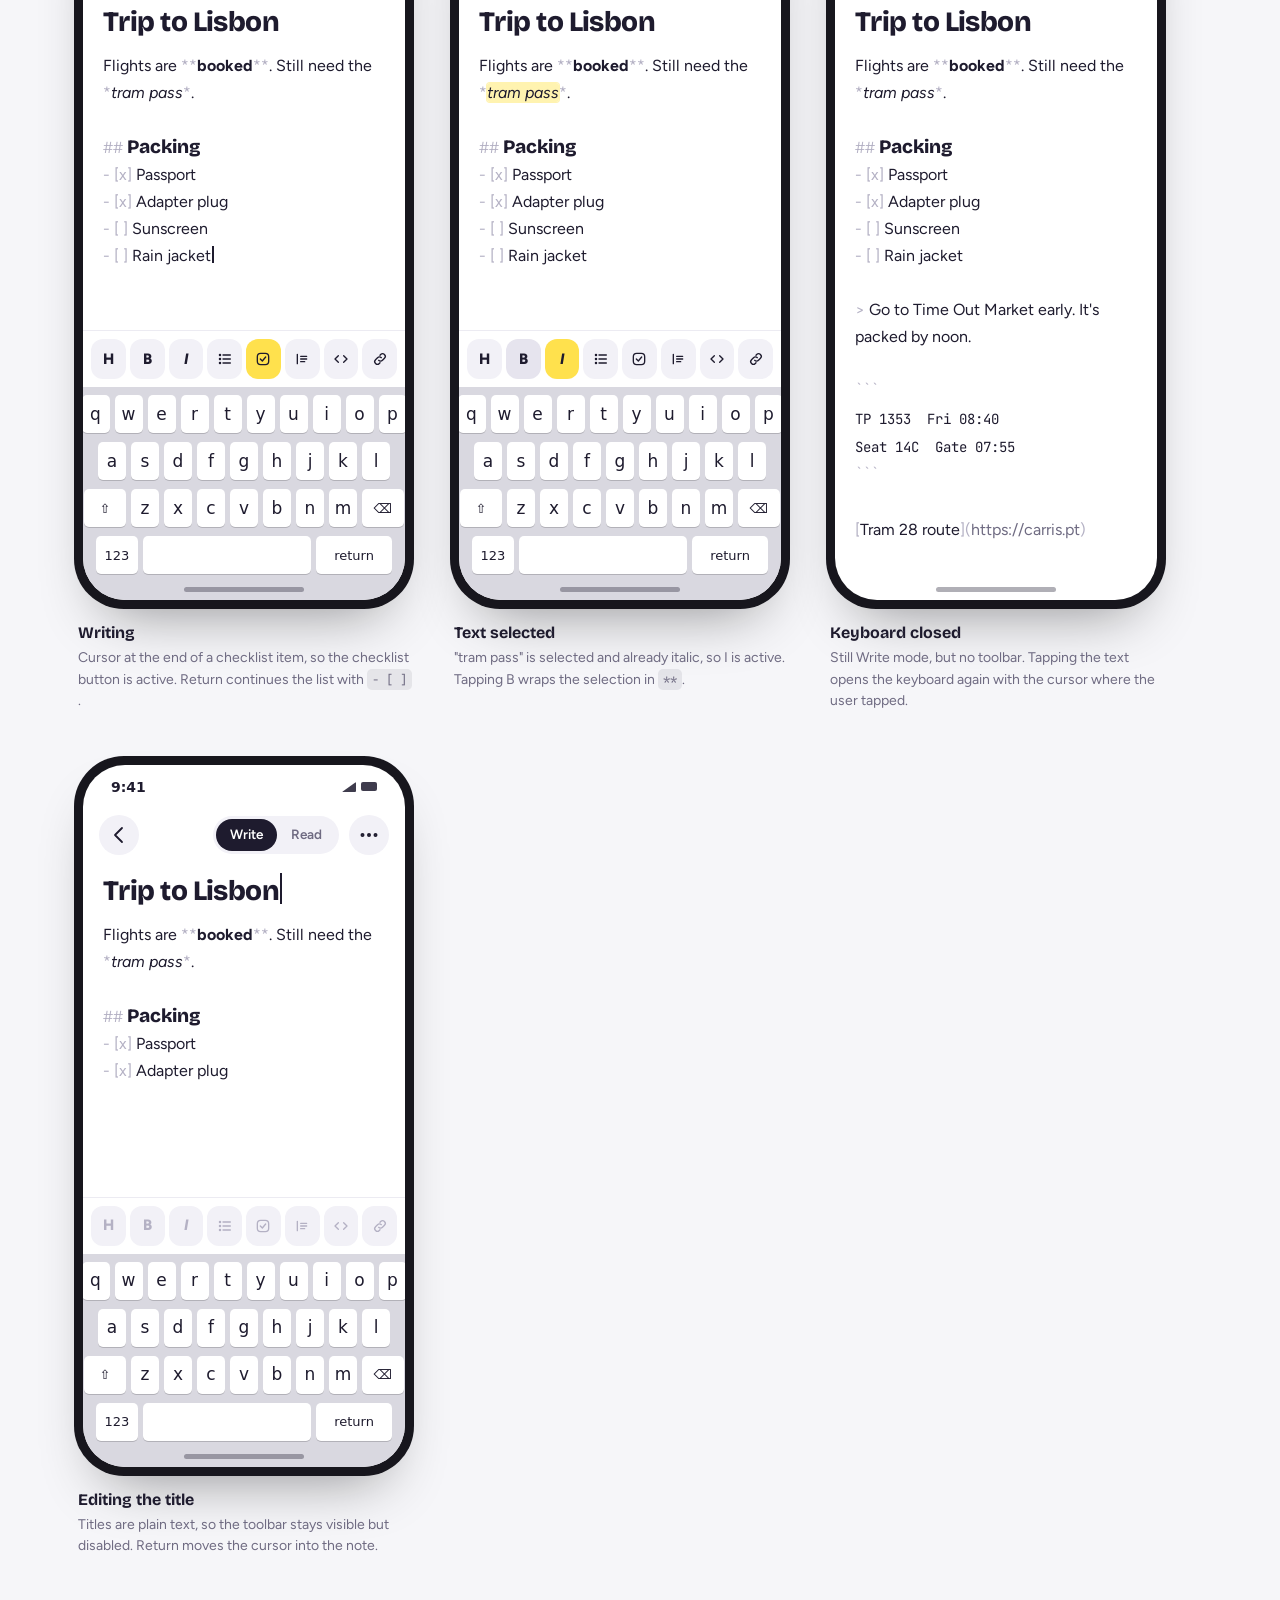
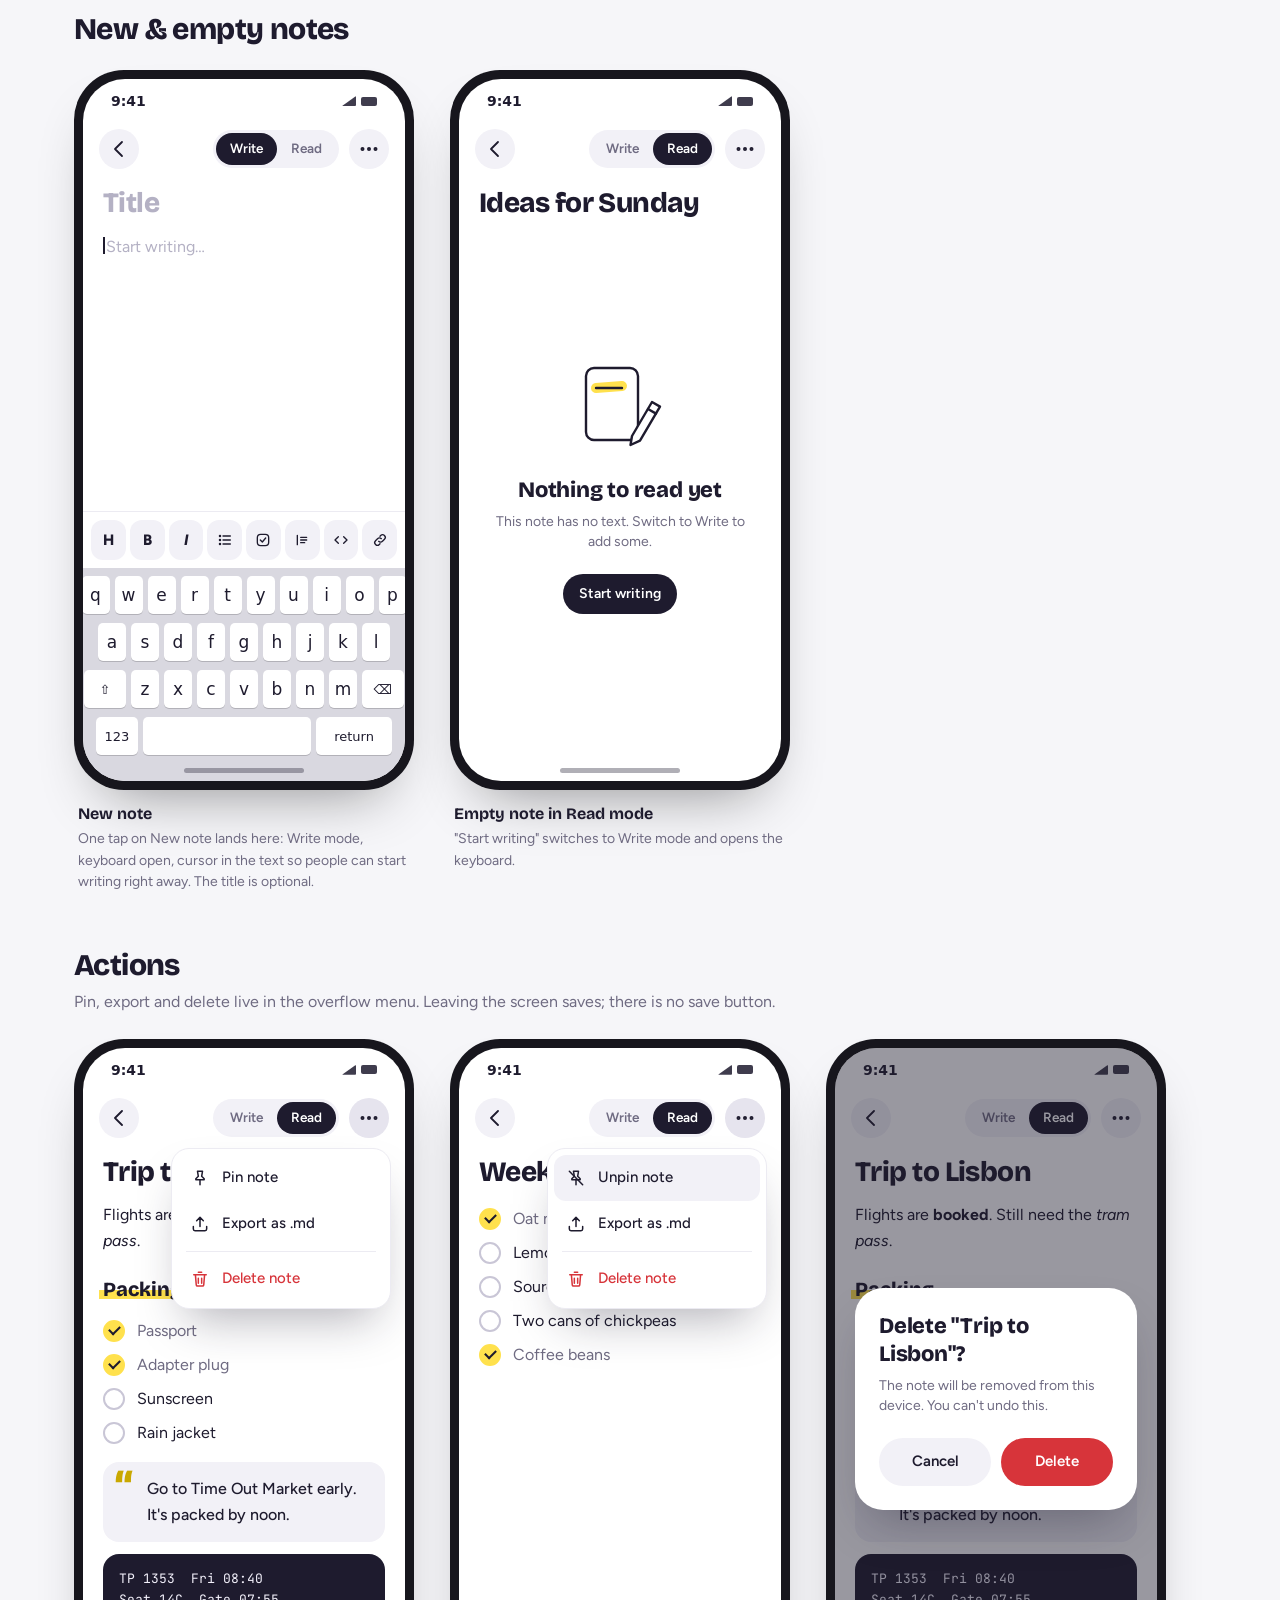
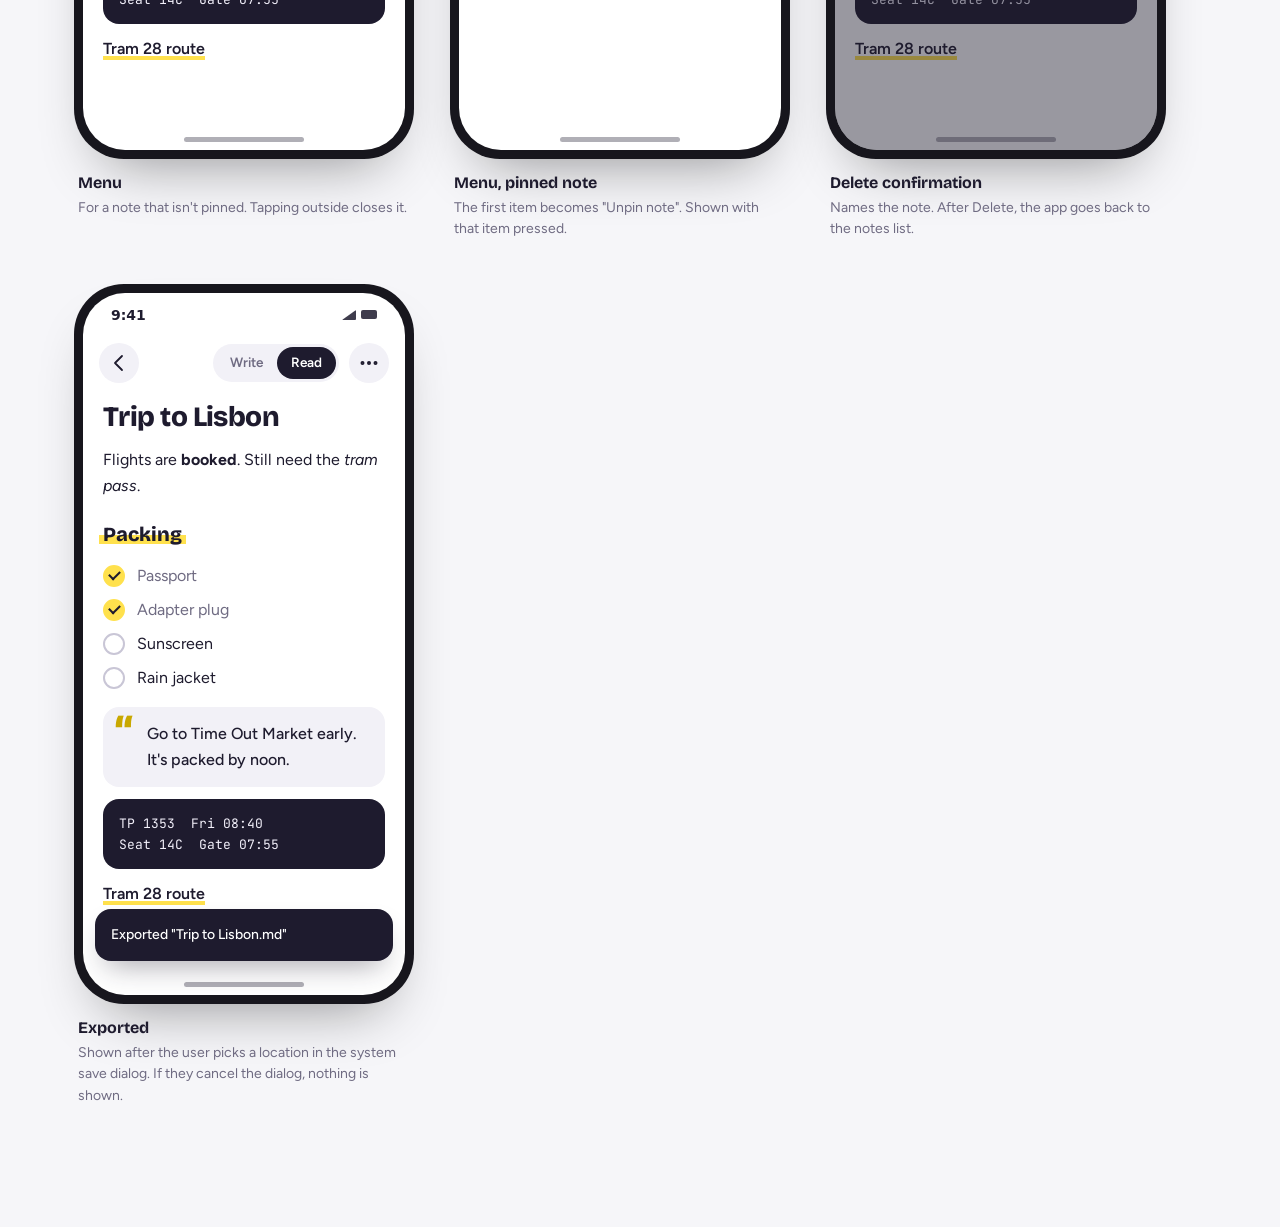
<file: designs/highlighter/note.html>
<!doctype html>
<html lang="en">
<head>
<meta charset="utf-8">
<meta name="viewport" content="width=device-width, initial-scale=1">
<title>Marky note screen</title>
<link rel="preconnect" href="https://fonts.googleapis.com">
<link rel="preconnect" href="https://fonts.gstatic.com" crossorigin>
<link href="https://fonts.googleapis.com/css2?family=Bricolage+Grotesque:opsz,wght@12..96,700;12..96,800&family=Figtree:ital,wght@0,400..800;1,400;1,700&family=JetBrains+Mono:wght@400&display=swap" rel="stylesheet">
<link rel="stylesheet" href="ds.css">
<link rel="stylesheet" href="site.css">
</head>
<body data-page="note">

<template id="read-bar">
  <div class="bar"><button class="icon-btn" aria-label="Back" data-href="notes-list.html"><svg class="ico"><use href="#i-back"/></svg></button><span class="spacer"></span><div class="toggle"><button>Write</button><button class="on">Read</button></div><button class="icon-btn" aria-label="More"><svg class="ico"><use href="#i-more-h"/></svg></button></div>
</template>
<template id="write-bar">
  <div class="bar"><button class="icon-btn" aria-label="Back" data-href="notes-list.html"><svg class="ico"><use href="#i-back"/></svg></button><span class="spacer"></span><div class="toggle"><button class="on">Write</button><button>Read</button></div><button class="icon-btn" aria-label="More"><svg class="ico"><use href="#i-more-h"/></svg></button></div>
</template>
<template id="lisbon-read">
  <div class="title-field">Trip to Lisbon</div>
  <div class="scroll"><div class="md">
    <p>Flights are <strong>booked</strong>. Still need the <em>tram pass</em>.</p>
    <h2><span>Packing</span></h2>
    <ul class="check">
      <li class="done"><button class="cb x"></button>Passport</li>
      <li class="done"><button class="cb x"></button>Adapter plug</li>
      <li><button class="cb"></button>Sunscreen</li>
      <li><button class="cb"></button>Rain jacket</li>
    </ul>
    <blockquote>Go to Time Out Market early. It's packed by noon.</blockquote>
    <pre>TP 1353  Fri 08:40
Seat 14C  Gate 07:55</pre>
    <p><a href="#">Tram 28 route</a></p>
    <div style="height:48px"></div>
  </div></div>
</template>
<template id="toolbar">
  <div class="tb">
    <button class="tb-btn">H</button><button class="tb-btn">B</button><button class="tb-btn"><i>I</i></button>
    <button class="tb-btn"><svg class="ico"><use href="#i-list"/></svg></button><button class="tb-btn"><svg class="ico"><use href="#i-checklist"/></svg></button>
    <button class="tb-btn"><svg class="ico"><use href="#i-quote"/></svg></button><button class="tb-btn"><svg class="ico"><use href="#i-code"/></svg></button><button class="tb-btn"><svg class="ico"><use href="#i-link"/></svg></button>
  </div>
  <div class="kbd"></div>
</template>

<main class="wrap">
  <header class="page-intro">
    <h1>Note</h1>
    <p>Where users read and write a single note. Read mode shows the formatted note with tickable checklists and tappable links. Write mode shows the raw Markdown with the formatting toolbar above the keyboard. Changes save automatically. Try ticking the checkboxes in the Read screens.</p>
    <nav class="jump"><a href="#read">Read mode</a><a href="#write">Write mode</a><a href="#empty">New &amp; empty notes</a><a href="#actions">Actions</a></nav>
  </header>

  <!-- ============ READ ============ -->
  <section class="doc-section" id="read">
    <h2>Read mode</h2>
    <p>Notes open in Read mode, except a brand-new note, which opens in Write mode.</p>
    <div class="phones">
      <figure>
        <div class="phone"><div class="screen mk" data-fill="read-bar lisbon-read"></div></div>
        <figcaption><strong>Read</strong><span>Paragraph, H2, checklist, quote, code block and link. Ticking a box writes <code>[x]</code> back to the Markdown.</span></figcaption>
      </figure>

      <figure>
        <div class="phone"><div class="screen mk">
          <div data-fill="read-bar"></div>
          <div class="title-field">Welcome to Marky</div>
          <div class="scroll"><div class="md">
            <p>Marky keeps notes as <strong>Markdown</strong>: plain text with a few symbols for formatting. Tap <em>Write</em> to see them.</p>
            <h1>Heading 1</h1>
            <h2><span>Heading 2</span></h2>
            <h3>Heading 3</h3>
            <p>Text can be <strong>bold</strong>, <em>italic</em> or <code>inline code</code>.</p>
            <ul class="bullets"><li>A bullet list</li><li>Pin notes you open often</li></ul>
            <ol><li>A numbered list</li><li>Export any note as .md</li></ol>
            <ul class="check"><li class="done"><button class="cb x"></button>Open this note</li><li><button class="cb"></button>Tick this box</li></ul>
            <blockquote>Formatting lives in the text, so your notes work in any editor.</blockquote>
            <pre>code blocks keep
  their spacing</pre>
            <p><a href="#">A link opens in the browser</a></p>
            <div style="height:48px"></div>
          </div></div>
        </div></div>
        <figcaption><strong>Sample note, all nodes</strong><span>The first-launch note that shows every supported node. Scroll inside the phone to see all of it.</span></figcaption>
      </figure>

      <figure>
        <div class="phone"><div class="screen mk">
          <div data-fill="read-bar"></div>
          <div class="title-field">Trip to Lisbon</div>
          <div class="scroll"><div class="md">
            <p>Flights are <strong>booked</strong>. Still need the <em>tram pass</em>.</p>
            <h2><span>Packing</span></h2>
            <ul class="check">
              <li class="done"><button class="cb x"></button>Passport</li>
              <li class="done"><button class="cb x"></button>Adapter plug</li>
              <li><button class="cb is-pressed"></button>Sunscreen</li>
              <li><button class="cb"></button>Rain jacket</li>
            </ul>
            <blockquote>Go to Time Out Market early. It's packed by noon.</blockquote>
            <pre>TP 1353  Fri 08:40
Seat 14C  Gate 07:55</pre>
            <p><a href="#" class="is-pressed">Tram 28 route</a></p>
          </div></div>
        </div></div>
        <figcaption><strong>Pressed checkbox and link</strong><span>Touch-down feedback for the two interactive nodes. Links open in the system browser.</span></figcaption>
      </figure>
    </div>
  </section>

  <!-- ============ WRITE ============ -->
  <section class="doc-section" id="write">
    <h2>Write mode</h2>
    <p>Raw Markdown in Figtree. Syntax characters fade to <code>inkFaint</code>; headings, bold and italic keep their look. The toolbar only shows while the keyboard is open.</p>
    <div class="phones">
      <figure>
        <div class="phone"><div class="screen mk">
          <div data-fill="write-bar"></div>
          <div class="title-field">Trip to Lisbon</div>
          <div class="scroll"><div class="editor">Flights are <span class="s">**</span><b>booked</b><span class="s">**</span>. Still need the <span class="s">*</span><i>tram pass</i><span class="s">*</span>.

<span class="s">## </span><span class="h2">Packing</span>
<span class="s">- [x] </span>Passport
<span class="s">- [x] </span>Adapter plug
<span class="s">- [ ] </span>Sunscreen
<span class="s">- [ ] </span>Rain jacket<span class="caret"></span></div></div>
          <div class="tb">
            <button class="tb-btn">H</button><button class="tb-btn">B</button><button class="tb-btn"><i>I</i></button>
            <button class="tb-btn"><svg class="ico"><use href="#i-list"/></svg></button><button class="tb-btn is-active"><svg class="ico"><use href="#i-checklist"/></svg></button>
            <button class="tb-btn"><svg class="ico"><use href="#i-quote"/></svg></button><button class="tb-btn"><svg class="ico"><use href="#i-code"/></svg></button><button class="tb-btn"><svg class="ico"><use href="#i-link"/></svg></button>
          </div>
          <div class="kbd"></div>
        </div></div>
        <figcaption><strong>Writing</strong><span>Cursor at the end of a checklist item, so the checklist button is active. Return continues the list with <code>- [ ] </code>.</span></figcaption>
      </figure>

      <figure>
        <div class="phone"><div class="screen mk">
          <div data-fill="write-bar"></div>
          <div class="title-field">Trip to Lisbon</div>
          <div class="scroll"><div class="editor">Flights are <span class="s">**</span><b>booked</b><span class="s">**</span>. Still need the <span class="s">*</span><i class="sel">tram pass</i><span class="s">*</span>.

<span class="s">## </span><span class="h2">Packing</span>
<span class="s">- [x] </span>Passport
<span class="s">- [x] </span>Adapter plug
<span class="s">- [ ] </span>Sunscreen
<span class="s">- [ ] </span>Rain jacket</div></div>
          <div class="tb">
            <button class="tb-btn">H</button><button class="tb-btn is-pressed">B</button><button class="tb-btn is-active"><i>I</i></button>
            <button class="tb-btn"><svg class="ico"><use href="#i-list"/></svg></button><button class="tb-btn"><svg class="ico"><use href="#i-checklist"/></svg></button>
            <button class="tb-btn"><svg class="ico"><use href="#i-quote"/></svg></button><button class="tb-btn"><svg class="ico"><use href="#i-code"/></svg></button><button class="tb-btn"><svg class="ico"><use href="#i-link"/></svg></button>
          </div>
          <div class="kbd"></div>
        </div></div>
        <figcaption><strong>Text selected</strong><span>"tram pass" is selected and already italic, so I is active. Tapping B wraps the selection in <code>**</code>.</span></figcaption>
      </figure>

      <figure>
        <div class="phone"><div class="screen mk">
          <div data-fill="write-bar"></div>
          <div class="title-field">Trip to Lisbon</div>
          <div class="scroll"><div class="editor">Flights are <span class="s">**</span><b>booked</b><span class="s">**</span>. Still need the <span class="s">*</span><i>tram pass</i><span class="s">*</span>.

<span class="s">## </span><span class="h2">Packing</span>
<span class="s">- [x] </span>Passport
<span class="s">- [x] </span>Adapter plug
<span class="s">- [ ] </span>Sunscreen
<span class="s">- [ ] </span>Rain jacket

<span class="s">&gt; </span>Go to Time Out Market early. It's packed by noon.

<span class="s mono">```</span>
<span class="mono">TP 1353  Fri 08:40</span>
<span class="mono">Seat 14C  Gate 07:55</span>
<span class="s mono">```</span>

<span class="s">[</span>Tram 28 route<span class="s">](</span><span class="url">https://carris.pt</span><span class="s">)</span></div></div>
        </div></div>
        <figcaption><strong>Keyboard closed</strong><span>Still Write mode, but no toolbar. Tapping the text opens the keyboard again with the cursor where the user tapped.</span></figcaption>
      </figure>

      <figure>
        <div class="phone"><div class="screen mk">
          <div data-fill="write-bar"></div>
          <div class="title-field">Trip to Lisbon<span class="caret"></span></div>
          <div class="scroll"><div class="editor">Flights are <span class="s">**</span><b>booked</b><span class="s">**</span>. Still need the <span class="s">*</span><i>tram pass</i><span class="s">*</span>.

<span class="s">## </span><span class="h2">Packing</span>
<span class="s">- [x] </span>Passport
<span class="s">- [x] </span>Adapter plug</div></div>
          <div class="tb">
            <button class="tb-btn" disabled>H</button><button class="tb-btn" disabled>B</button><button class="tb-btn" disabled><i>I</i></button>
            <button class="tb-btn" disabled><svg class="ico"><use href="#i-list"/></svg></button><button class="tb-btn" disabled><svg class="ico"><use href="#i-checklist"/></svg></button>
            <button class="tb-btn" disabled><svg class="ico"><use href="#i-quote"/></svg></button><button class="tb-btn" disabled><svg class="ico"><use href="#i-code"/></svg></button><button class="tb-btn" disabled><svg class="ico"><use href="#i-link"/></svg></button>
          </div>
          <div class="kbd"></div>
        </div></div>
        <figcaption><strong>Editing the title</strong><span>Titles are plain text, so the toolbar stays visible but disabled. Return moves the cursor into the note.</span></figcaption>
      </figure>
    </div>
  </section>

  <!-- ============ NEW & EMPTY ============ -->
  <section class="doc-section" id="empty">
    <h2>New &amp; empty notes</h2>
    <div class="phones">
      <figure>
        <div class="phone"><div class="screen mk">
          <div data-fill="write-bar"></div>
          <div class="title-field"><span class="ph">Title</span></div>
          <div class="scroll"><div class="editor"><span class="caret" style="margin:0 1px 0 0"></span><span class="ph">Start writing…</span></div></div>
          <div data-fill="toolbar"></div>
        </div></div>
        <figcaption><strong>New note</strong><span>One tap on New note lands here: Write mode, keyboard open, cursor in the text so people can start writing right away. The title is optional.</span></figcaption>
      </figure>

      <figure>
        <div class="phone"><div class="screen mk">
          <div data-fill="read-bar"></div>
          <div class="title-field">Ideas for Sunday</div>
          <div class="grow">
            <div class="empty">
              <svg class="illus" viewBox="0 0 120 96"><rect class="paper ink" x="26" y="8" width="52" height="72" rx="8"/><path class="swash" d="M36 28l26-2"/><path class="ink" d="M36 28h26"/><path class="paper ink" d="M72 76l20-34 8 4.6-20 34-9.5 4.4z"/><path class="ink" d="M88 49l8 4.6"/></svg>
              <h2>Nothing to read yet</h2>
              <p>This note has no text. Switch to Write to add some.</p>
              <div class="actions"><button class="btn btn-primary btn-sm">Start writing</button></div>
            </div>
          </div>
        </div></div>
        <figcaption><strong>Empty note in Read mode</strong><span>"Start writing" switches to Write mode and opens the keyboard.</span></figcaption>
      </figure>
    </div>
  </section>

  <!-- ============ ACTIONS ============ -->
  <section class="doc-section" id="actions">
    <h2>Actions</h2>
    <p>Pin, export and delete live in the overflow menu. Leaving the screen saves; there is no save button.</p>
    <div class="phones">
      <figure>
        <div class="phone"><div class="screen mk">
          <div class="bar"><button class="icon-btn" aria-label="Back" data-href="notes-list.html"><svg class="ico"><use href="#i-back"/></svg></button><span class="spacer"></span><div class="toggle"><button>Write</button><button class="on">Read</button></div><button class="icon-btn is-pressed" aria-label="More"><svg class="ico"><use href="#i-more-h"/></svg></button></div>
          <div data-fill="lisbon-read"></div>
          <div class="menu menu-float">
            <div class="menu-item"><svg class="ico"><use href="#i-pin"/></svg>Pin note</div>
            <div class="menu-item"><svg class="ico"><use href="#i-export"/></svg>Export as .md</div>
            <div class="menu-sep"></div>
            <div class="menu-item danger"><svg class="ico"><use href="#i-trash"/></svg>Delete note</div>
          </div>
        </div></div>
        <figcaption><strong>Menu</strong><span>For a note that isn't pinned. Tapping outside closes it.</span></figcaption>
      </figure>

      <figure>
        <div class="phone"><div class="screen mk">
          <div class="bar"><button class="icon-btn" aria-label="Back" data-href="notes-list.html"><svg class="ico"><use href="#i-back"/></svg></button><span class="spacer"></span><div class="toggle"><button>Write</button><button class="on">Read</button></div><button class="icon-btn is-pressed" aria-label="More"><svg class="ico"><use href="#i-more-h"/></svg></button></div>
          <div class="title-field">Weekly groceries</div>
          <div class="scroll"><div class="md">
            <ul class="check">
              <li class="done"><button class="cb x"></button>Oat milk</li>
              <li><button class="cb"></button>Lemons</li>
              <li><button class="cb"></button>Sourdough</li>
              <li><button class="cb"></button>Two cans of chickpeas</li>
              <li class="done"><button class="cb x"></button>Coffee beans</li>
            </ul>
          </div></div>
          <div class="menu menu-float">
            <div class="menu-item is-pressed"><svg class="ico"><use href="#i-pin-off"/></svg>Unpin note</div>
            <div class="menu-item"><svg class="ico"><use href="#i-export"/></svg>Export as .md</div>
            <div class="menu-sep"></div>
            <div class="menu-item danger"><svg class="ico"><use href="#i-trash"/></svg>Delete note</div>
          </div>
        </div></div>
        <figcaption><strong>Menu, pinned note</strong><span>The first item becomes "Unpin note". Shown with that item pressed.</span></figcaption>
      </figure>

      <figure>
        <div class="phone"><div class="screen mk">
          <div data-fill="read-bar lisbon-read"></div>
          <div class="scrim">
            <div class="dialog">
              <h2>Delete "Trip to Lisbon"?</h2>
              <p>The note will be removed from this device. You can't undo this.</p>
              <div class="actions"><button class="btn btn-secondary">Cancel</button><button class="btn btn-danger">Delete</button></div>
            </div>
          </div>
        </div></div>
        <figcaption><strong>Delete confirmation</strong><span>Names the note. After Delete, the app goes back to the notes list.</span></figcaption>
      </figure>

      <figure>
        <div class="phone"><div class="screen mk">
          <div data-fill="read-bar lisbon-read"></div>
          <div class="snackbar snackbar-float"><span class="msg">Exported "Trip to Lisbon.md"</span></div>
        </div></div>
        <figcaption><strong>Exported</strong><span>Shown after the user picks a location in the system save dialog. If they cancel the dialog, nothing is shown.</span></figcaption>
      </figure>
    </div>
  </section>
</main>

<script>
  document.querySelectorAll("[data-fill]").forEach((el) => {
    const html = el.dataset.fill.split(" ").map((id) => document.getElementById(id).innerHTML).join("");
    if (el.classList.contains("screen")) el.innerHTML = html;
    else el.outerHTML = html;
  });
</script>
<script src="site.js"></script>
</body>
</html>
</file>
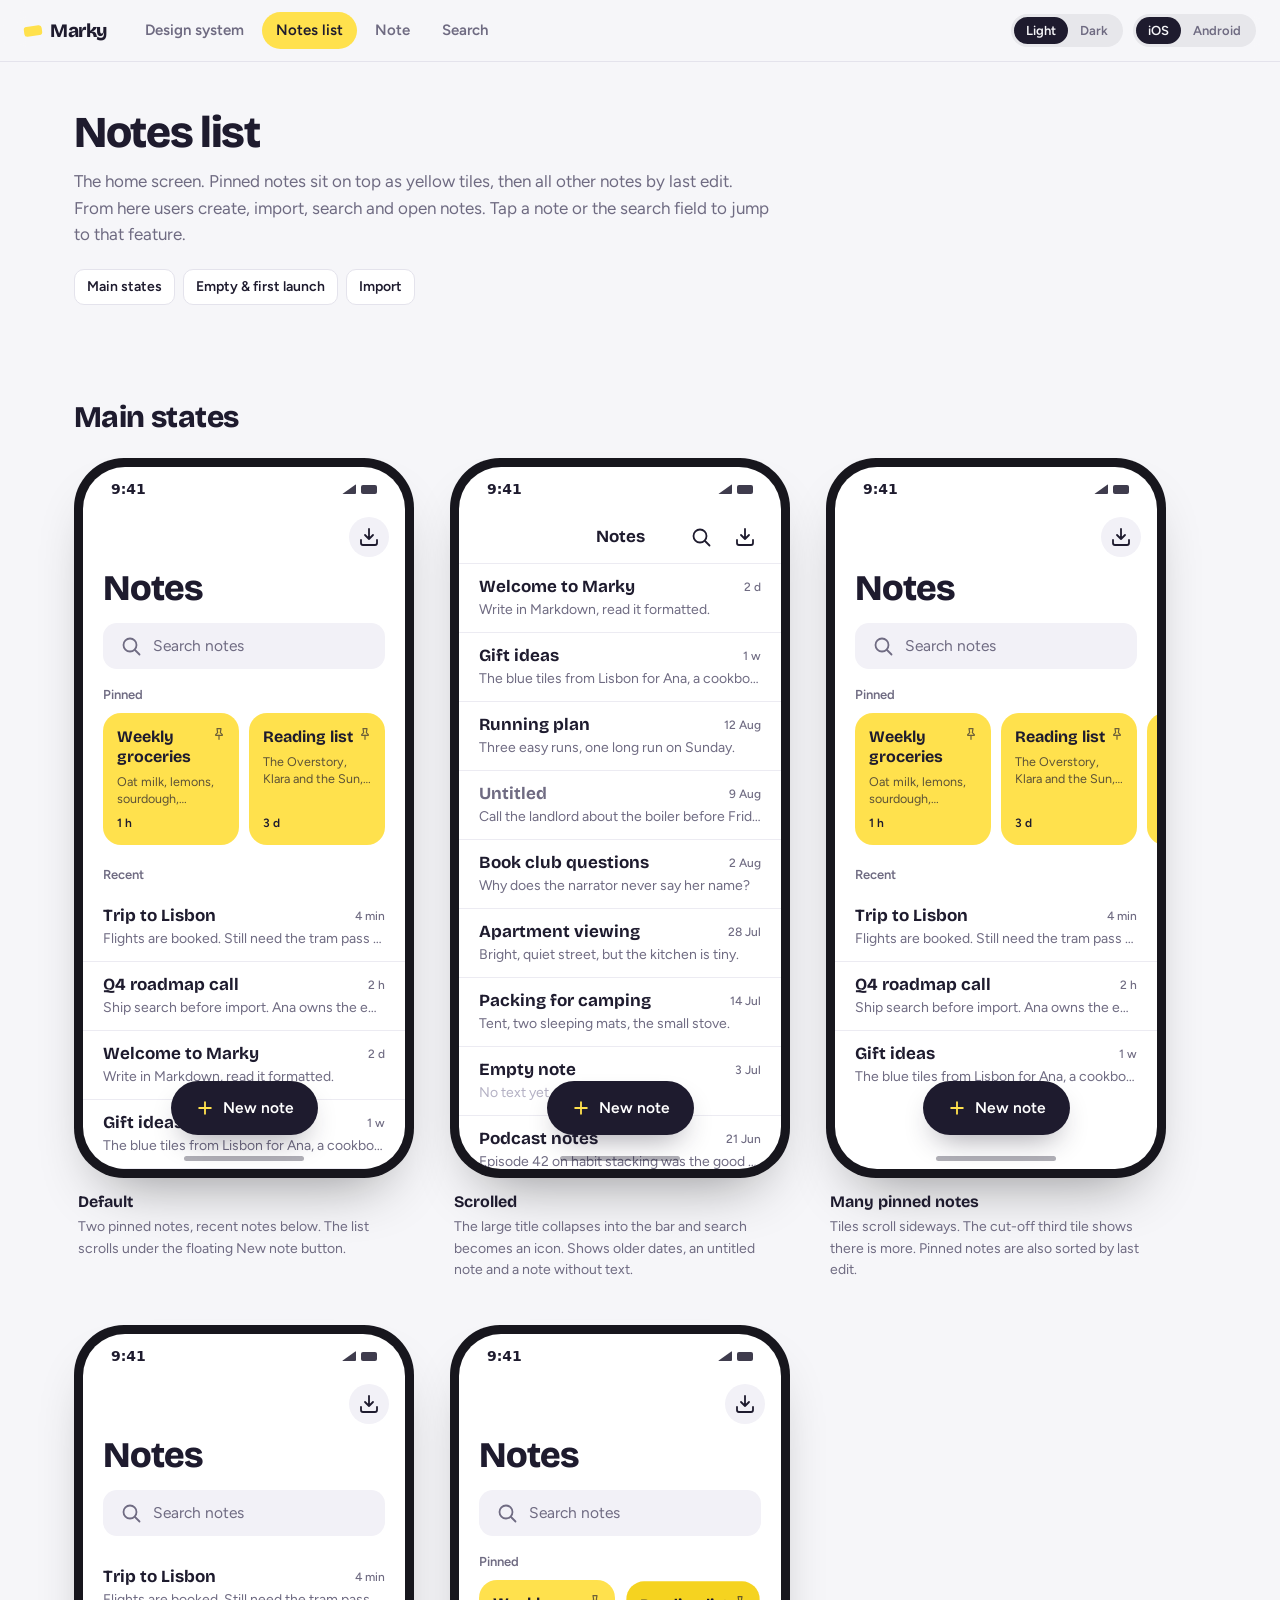
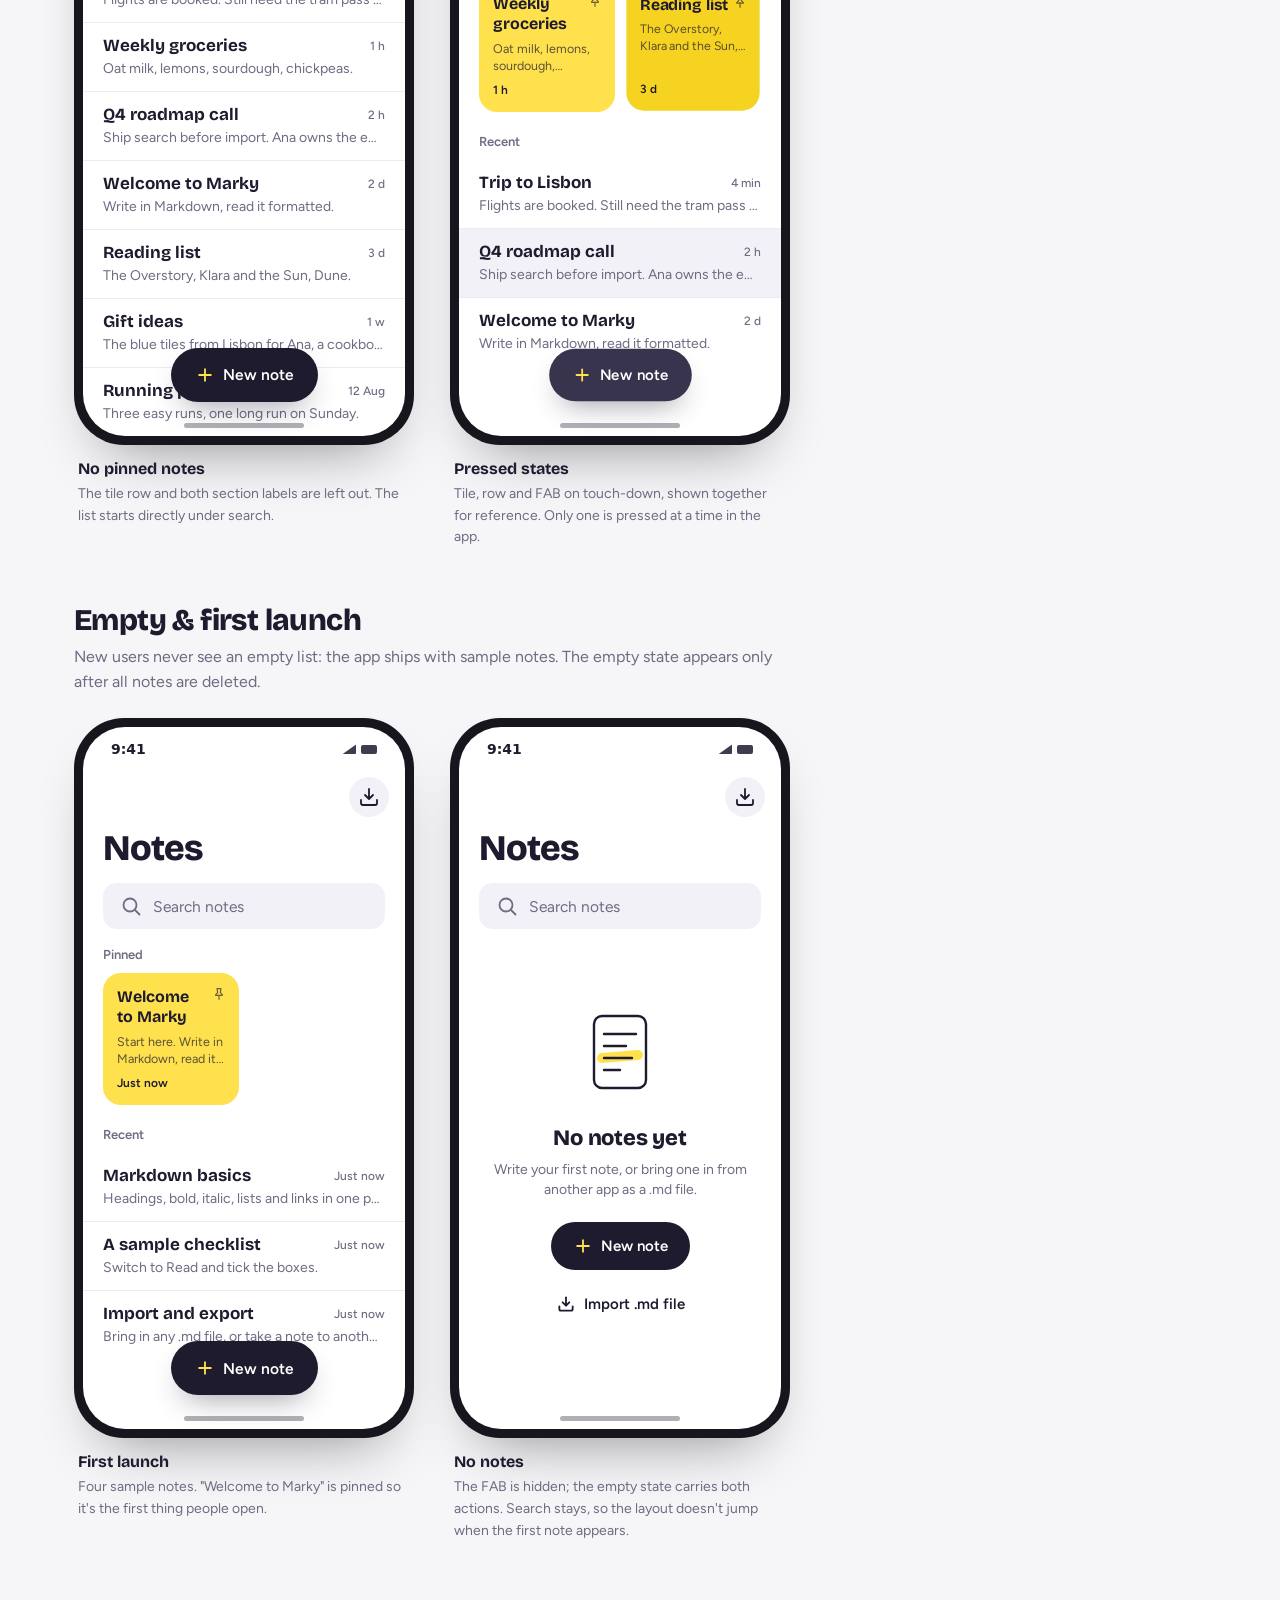
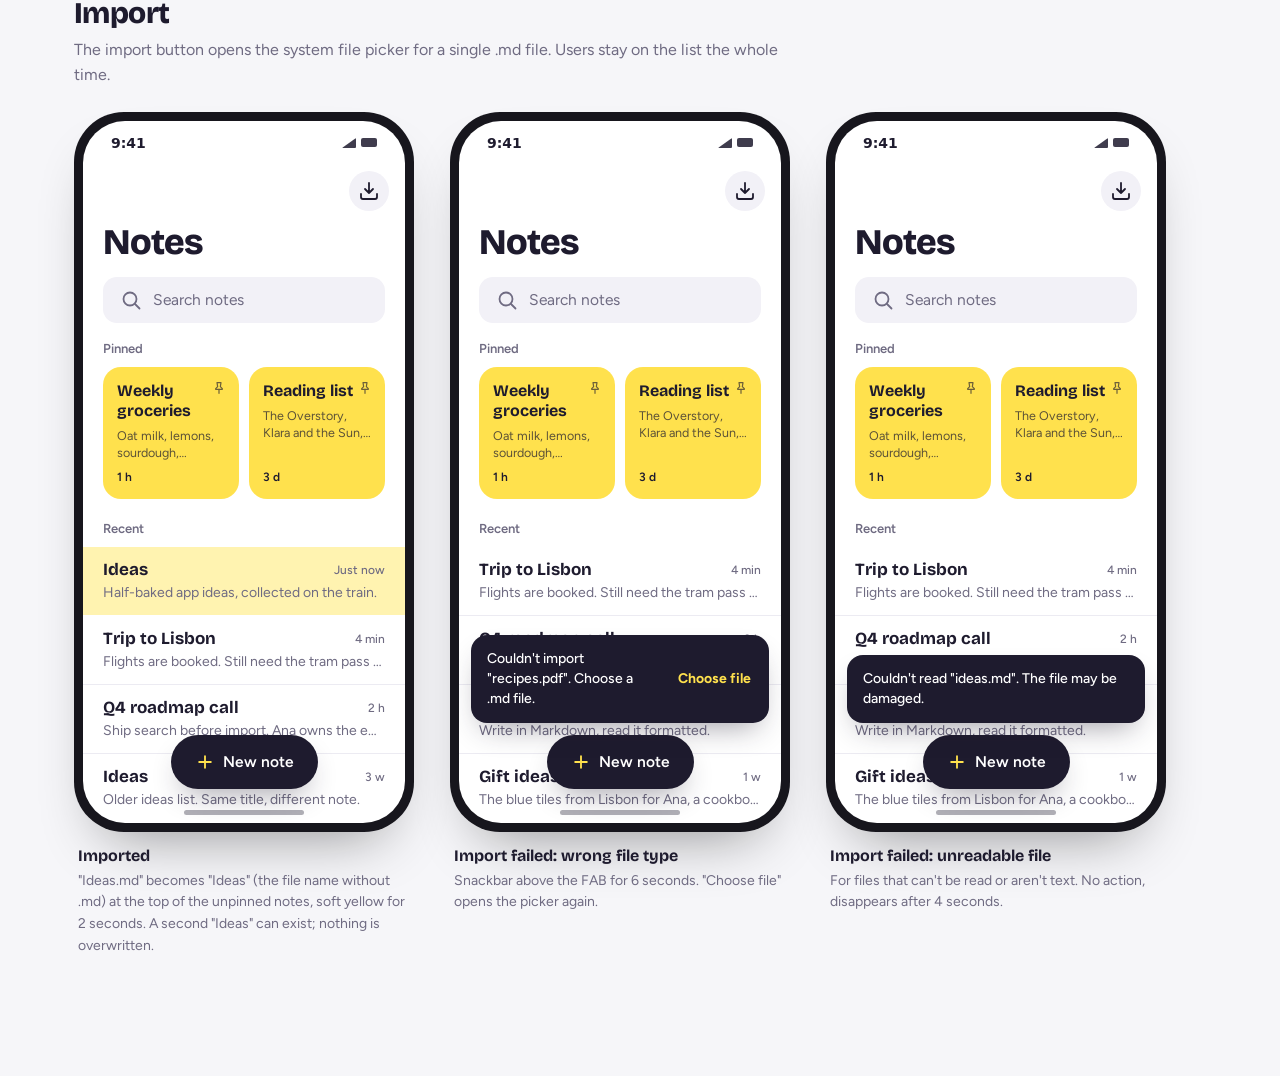
<file: designs/highlighter/notes-list.html>
<!doctype html>
<html lang="en">
<head>
<meta charset="utf-8">
<meta name="viewport" content="width=device-width, initial-scale=1">
<title>Marky notes list</title>
<link rel="preconnect" href="https://fonts.googleapis.com">
<link rel="preconnect" href="https://fonts.gstatic.com" crossorigin>
<link href="https://fonts.googleapis.com/css2?family=Bricolage+Grotesque:opsz,wght@12..96,700;12..96,800&family=Figtree:ital,wght@0,400..800;1,400;1,700&family=JetBrains+Mono:wght@400&display=swap" rel="stylesheet">
<link rel="stylesheet" href="ds.css">
<link rel="stylesheet" href="site.css">
</head>
<body data-page="list">

<main class="wrap">
  <header class="page-intro">
    <h1>Notes list</h1>
    <p>The home screen. Pinned notes sit on top as yellow tiles, then all other notes by last edit. From here users create, import, search and open notes. Tap a note or the search field to jump to that feature.</p>
    <nav class="jump"><a href="#main">Main states</a><a href="#empty">Empty &amp; first launch</a><a href="#import">Import</a></nav>
  </header>

  <!-- ============ MAIN ============ -->
  <section class="doc-section" id="main">
    <h2>Main states</h2>
    <div class="phones">

      <figure>
        <div class="phone"><div class="screen mk">
          <div class="bar"><span class="spacer"></span><button class="icon-btn" aria-label="Import .md file"><svg class="ico"><use href="#i-import"/></svg></button></div>
          <div class="big-title">Notes</div>
          <div class="field search-entry" data-href="search.html"><svg class="ico"><use href="#i-search"/></svg><span class="ph">Search notes</span></div>
          <div class="scroll">
            <div class="section-label">Pinned</div>
            <div class="pins">
              <div class="tile"><svg class="ico pin-mark"><use href="#i-pin"/></svg><h3>Weekly groceries</h3><p>Oat milk, lemons, sourdough, chickpeas</p><time>1 h</time></div>
              <div class="tile"><svg class="ico pin-mark"><use href="#i-pin"/></svg><h3>Reading list</h3><p>The Overstory, Klara and the Sun, Dune</p><time>3 d</time></div>
            </div>
            <div class="section-label">Recent</div>
            <div class="row" data-href="note.html"><h3>Trip to Lisbon</h3><time>4 min</time><p>Flights are booked. Still need the tram pass and a rain jacket.</p></div>
            <div class="row"><h3>Q4 roadmap call</h3><time>2 h</time><p>Ship search before import. Ana owns the empty states.</p></div>
            <div class="row"><h3>Welcome to Marky</h3><time>2 d</time><p>Write in Markdown, read it formatted.</p></div>
            <div class="row"><h3>Gift ideas</h3><time>1 w</time><p>The blue tiles from Lisbon for Ana, a cookbook for Dad.</p></div>
            <div class="row"><h3>Running plan</h3><time>12 Aug</time><p>Three easy runs, one long run on Sunday.</p></div>
            <div style="height:100px"></div>
          </div>
          <button class="btn btn-primary fab fab-float"><svg class="ico"><use href="#i-plus"/></svg>New note</button>
        </div></div>
        <figcaption><strong>Default</strong><span>Two pinned notes, recent notes below. The list scrolls under the floating New note button.</span></figcaption>
      </figure>

      <figure>
        <div class="phone"><div class="screen mk">
          <div class="bar collapsed"><span class="bar-title">Notes</span><div class="bar-actions"><button class="icon-btn plain" aria-label="Search" data-href="search.html"><svg class="ico"><use href="#i-search"/></svg></button><button class="icon-btn plain" aria-label="Import .md file"><svg class="ico"><use href="#i-import"/></svg></button></div></div>
          <div class="scroll">
            <div class="row"><h3>Welcome to Marky</h3><time>2 d</time><p>Write in Markdown, read it formatted.</p></div>
            <div class="row"><h3>Gift ideas</h3><time>1 w</time><p>The blue tiles from Lisbon for Ana, a cookbook for Dad.</p></div>
            <div class="row"><h3>Running plan</h3><time>12 Aug</time><p>Three easy runs, one long run on Sunday.</p></div>
            <div class="row untitled"><h3>Untitled</h3><time>9 Aug</time><p>Call the landlord about the boiler before Friday.</p></div>
            <div class="row"><h3>Book club questions</h3><time>2 Aug</time><p>Why does the narrator never say her name?</p></div>
            <div class="row"><h3>Apartment viewing</h3><time>28 Jul</time><p>Bright, quiet street, but the kitchen is tiny.</p></div>
            <div class="row"><h3>Packing for camping</h3><time>14 Jul</time><p>Tent, two sleeping mats, the small stove.</p></div>
            <div class="row"><h3>Empty note</h3><time>3 Jul</time><p style="color:var(--faint)">No text yet</p></div>
            <div class="row"><h3>Podcast notes</h3><time>21 Jun</time><p>Episode 42 on habit stacking was the good one.</p></div>
            <div style="height:100px"></div>
          </div>
          <button class="btn btn-primary fab fab-float"><svg class="ico"><use href="#i-plus"/></svg>New note</button>
        </div></div>
        <figcaption><strong>Scrolled</strong><span>The large title collapses into the bar and search becomes an icon. Shows older dates, an untitled note and a note without text.</span></figcaption>
      </figure>

      <figure>
        <div class="phone"><div class="screen mk">
          <div class="bar"><span class="spacer"></span><button class="icon-btn" aria-label="Import .md file"><svg class="ico"><use href="#i-import"/></svg></button></div>
          <div class="big-title">Notes</div>
          <div class="field search-entry" data-href="search.html"><svg class="ico"><use href="#i-search"/></svg><span class="ph">Search notes</span></div>
          <div class="scroll">
            <div class="section-label">Pinned</div>
            <div class="pins">
              <div class="tile"><svg class="ico pin-mark"><use href="#i-pin"/></svg><h3>Weekly groceries</h3><p>Oat milk, lemons, sourdough, chickpeas</p><time>1 h</time></div>
              <div class="tile"><svg class="ico pin-mark"><use href="#i-pin"/></svg><h3>Reading list</h3><p>The Overstory, Klara and the Sun, Dune</p><time>3 d</time></div>
              <div class="tile untitled"><svg class="ico pin-mark"><use href="#i-pin"/></svg><h3>Untitled</h3><p>Door code 4471, bins go out on Tuesday</p><time>1 w</time></div>
              <div class="tile"><svg class="ico pin-mark"><use href="#i-pin"/></svg><h3>Index</h3><p>Where everything lives</p><time>3 w</time></div>
            </div>
            <div class="section-label">Recent</div>
            <div class="row" data-href="note.html"><h3>Trip to Lisbon</h3><time>4 min</time><p>Flights are booked. Still need the tram pass and a rain jacket.</p></div>
            <div class="row"><h3>Q4 roadmap call</h3><time>2 h</time><p>Ship search before import. Ana owns the empty states.</p></div>
            <div class="row"><h3>Gift ideas</h3><time>1 w</time><p>The blue tiles from Lisbon for Ana, a cookbook for Dad.</p></div>
            <div style="height:100px"></div>
          </div>
          <button class="btn btn-primary fab fab-float"><svg class="ico"><use href="#i-plus"/></svg>New note</button>
        </div></div>
        <figcaption><strong>Many pinned notes</strong><span>Tiles scroll sideways. The cut-off third tile shows there is more. Pinned notes are also sorted by last edit.</span></figcaption>
      </figure>

      <figure>
        <div class="phone"><div class="screen mk">
          <div class="bar"><span class="spacer"></span><button class="icon-btn" aria-label="Import .md file"><svg class="ico"><use href="#i-import"/></svg></button></div>
          <div class="big-title">Notes</div>
          <div class="field search-entry" data-href="search.html"><svg class="ico"><use href="#i-search"/></svg><span class="ph">Search notes</span></div>
          <div class="scroll">
            <div class="row" data-href="note.html"><h3>Trip to Lisbon</h3><time>4 min</time><p>Flights are booked. Still need the tram pass and a rain jacket.</p></div>
            <div class="row"><h3>Weekly groceries</h3><time>1 h</time><p>Oat milk, lemons, sourdough, chickpeas.</p></div>
            <div class="row"><h3>Q4 roadmap call</h3><time>2 h</time><p>Ship search before import. Ana owns the empty states.</p></div>
            <div class="row"><h3>Welcome to Marky</h3><time>2 d</time><p>Write in Markdown, read it formatted.</p></div>
            <div class="row"><h3>Reading list</h3><time>3 d</time><p>The Overstory, Klara and the Sun, Dune.</p></div>
            <div class="row"><h3>Gift ideas</h3><time>1 w</time><p>The blue tiles from Lisbon for Ana, a cookbook for Dad.</p></div>
            <div class="row"><h3>Running plan</h3><time>12 Aug</time><p>Three easy runs, one long run on Sunday.</p></div>
            <div style="height:100px"></div>
          </div>
          <button class="btn btn-primary fab fab-float"><svg class="ico"><use href="#i-plus"/></svg>New note</button>
        </div></div>
        <figcaption><strong>No pinned notes</strong><span>The tile row and both section labels are left out. The list starts directly under search.</span></figcaption>
      </figure>

      <figure>
        <div class="phone"><div class="screen mk">
          <div class="bar"><span class="spacer"></span><button class="icon-btn" aria-label="Import .md file"><svg class="ico"><use href="#i-import"/></svg></button></div>
          <div class="big-title">Notes</div>
          <div class="field search-entry" data-href="search.html"><svg class="ico"><use href="#i-search"/></svg><span class="ph">Search notes</span></div>
          <div class="scroll">
            <div class="section-label">Pinned</div>
            <div class="pins">
              <div class="tile"><svg class="ico pin-mark"><use href="#i-pin"/></svg><h3>Weekly groceries</h3><p>Oat milk, lemons, sourdough, chickpeas</p><time>1 h</time></div>
              <div class="tile is-pressed"><svg class="ico pin-mark"><use href="#i-pin"/></svg><h3>Reading list</h3><p>The Overstory, Klara and the Sun, Dune</p><time>3 d</time></div>
            </div>
            <div class="section-label">Recent</div>
            <div class="row"><h3>Trip to Lisbon</h3><time>4 min</time><p>Flights are booked. Still need the tram pass and a rain jacket.</p></div>
            <div class="row is-pressed"><h3>Q4 roadmap call</h3><time>2 h</time><p>Ship search before import. Ana owns the empty states.</p></div>
            <div class="row"><h3>Welcome to Marky</h3><time>2 d</time><p>Write in Markdown, read it formatted.</p></div>
            <div style="height:100px"></div>
          </div>
          <button class="btn btn-primary fab fab-float is-pressed"><svg class="ico"><use href="#i-plus"/></svg>New note</button>
        </div></div>
        <figcaption><strong>Pressed states</strong><span>Tile, row and FAB on touch-down, shown together for reference. Only one is pressed at a time in the app.</span></figcaption>
      </figure>
    </div>
  </section>

  <!-- ============ EMPTY ============ -->
  <section class="doc-section" id="empty">
    <h2>Empty &amp; first launch</h2>
    <p>New users never see an empty list: the app ships with sample notes. The empty state appears only after all notes are deleted.</p>
    <div class="phones">

      <figure>
        <div class="phone"><div class="screen mk">
          <div class="bar"><span class="spacer"></span><button class="icon-btn" aria-label="Import .md file"><svg class="ico"><use href="#i-import"/></svg></button></div>
          <div class="big-title">Notes</div>
          <div class="field search-entry" data-href="search.html"><svg class="ico"><use href="#i-search"/></svg><span class="ph">Search notes</span></div>
          <div class="scroll">
            <div class="section-label">Pinned</div>
            <div class="pins">
              <div class="tile"><svg class="ico pin-mark"><use href="#i-pin"/></svg><h3>Welcome to Marky</h3><p>Start here. Write in Markdown, read it formatted.</p><time>Just now</time></div>
            </div>
            <div class="section-label">Recent</div>
            <div class="row"><h3>Markdown basics</h3><time>Just now</time><p>Headings, bold, italic, lists and links in one page.</p></div>
            <div class="row"><h3>A sample checklist</h3><time>Just now</time><p>Switch to Read and tick the boxes.</p></div>
            <div class="row"><h3>Import and export</h3><time>Just now</time><p>Bring in any .md file, or take a note to another app.</p></div>
            <div style="height:100px"></div>
          </div>
          <button class="btn btn-primary fab fab-float"><svg class="ico"><use href="#i-plus"/></svg>New note</button>
        </div></div>
        <figcaption><strong>First launch</strong><span>Four sample notes. "Welcome to Marky" is pinned so it's the first thing people open.</span></figcaption>
      </figure>

      <figure>
        <div class="phone"><div class="screen mk">
          <div class="bar"><span class="spacer"></span><button class="icon-btn" aria-label="Import .md file"><svg class="ico"><use href="#i-import"/></svg></button></div>
          <div class="big-title">Notes</div>
          <div class="field search-entry" data-href="search.html"><svg class="ico"><use href="#i-search"/></svg><span class="ph">Search notes</span></div>
          <div class="grow">
            <div class="empty">
              <svg class="illus" viewBox="0 0 120 96"><rect class="paper ink" x="34" y="8" width="52" height="72" rx="8"/><path class="swash" d="M42 50l36-3"/><path class="ink" d="M44 26h32M44 38h22M44 50h28M44 62h16"/></svg>
              <h2>No notes yet</h2>
              <p>Write your first note, or bring one in from another app as a .md file.</p>
              <div class="actions"><button class="btn btn-primary"><svg class="ico"><use href="#i-plus"/></svg>New note</button><button class="btn btn-text"><svg class="ico ico-20"><use href="#i-import"/></svg>Import .md file</button></div>
            </div>
          </div>
        </div></div>
        <figcaption><strong>No notes</strong><span>The FAB is hidden; the empty state carries both actions. Search stays, so the layout doesn't jump when the first note appears.</span></figcaption>
      </figure>
    </div>
  </section>

  <!-- ============ IMPORT ============ -->
  <section class="doc-section" id="import">
    <h2>Import</h2>
    <p>The import button opens the system file picker for a single .md file. Users stay on the list the whole time.</p>
    <div class="phones">

      <figure>
        <div class="phone"><div class="screen mk">
          <div class="bar"><span class="spacer"></span><button class="icon-btn" aria-label="Import .md file"><svg class="ico"><use href="#i-import"/></svg></button></div>
          <div class="big-title">Notes</div>
          <div class="field search-entry" data-href="search.html"><svg class="ico"><use href="#i-search"/></svg><span class="ph">Search notes</span></div>
          <div class="scroll">
            <div class="section-label">Pinned</div>
            <div class="pins">
              <div class="tile"><svg class="ico pin-mark"><use href="#i-pin"/></svg><h3>Weekly groceries</h3><p>Oat milk, lemons, sourdough, chickpeas</p><time>1 h</time></div>
              <div class="tile"><svg class="ico pin-mark"><use href="#i-pin"/></svg><h3>Reading list</h3><p>The Overstory, Klara and the Sun, Dune</p><time>3 d</time></div>
            </div>
            <div class="section-label">Recent</div>
            <div class="row is-new"><h3>Ideas</h3><time>Just now</time><p>Half-baked app ideas, collected on the train.</p></div>
            <div class="row" data-href="note.html"><h3>Trip to Lisbon</h3><time>4 min</time><p>Flights are booked. Still need the tram pass and a rain jacket.</p></div>
            <div class="row"><h3>Q4 roadmap call</h3><time>2 h</time><p>Ship search before import. Ana owns the empty states.</p></div>
            <div class="row"><h3>Ideas</h3><time>3 w</time><p>Older ideas list. Same title, different note.</p></div>
            <div style="height:100px"></div>
          </div>
          <button class="btn btn-primary fab fab-float"><svg class="ico"><use href="#i-plus"/></svg>New note</button>
        </div></div>
        <figcaption><strong>Imported</strong><span>"Ideas.md" becomes "Ideas" (the file name without .md) at the top of the unpinned notes, soft yellow for 2 seconds. A second "Ideas" can exist; nothing is overwritten.</span></figcaption>
      </figure>

      <figure>
        <div class="phone"><div class="screen mk">
          <div class="bar"><span class="spacer"></span><button class="icon-btn" aria-label="Import .md file"><svg class="ico"><use href="#i-import"/></svg></button></div>
          <div class="big-title">Notes</div>
          <div class="field search-entry" data-href="search.html"><svg class="ico"><use href="#i-search"/></svg><span class="ph">Search notes</span></div>
          <div class="scroll">
            <div class="section-label">Pinned</div>
            <div class="pins">
              <div class="tile"><svg class="ico pin-mark"><use href="#i-pin"/></svg><h3>Weekly groceries</h3><p>Oat milk, lemons, sourdough, chickpeas</p><time>1 h</time></div>
              <div class="tile"><svg class="ico pin-mark"><use href="#i-pin"/></svg><h3>Reading list</h3><p>The Overstory, Klara and the Sun, Dune</p><time>3 d</time></div>
            </div>
            <div class="section-label">Recent</div>
            <div class="row" data-href="note.html"><h3>Trip to Lisbon</h3><time>4 min</time><p>Flights are booked. Still need the tram pass and a rain jacket.</p></div>
            <div class="row"><h3>Q4 roadmap call</h3><time>2 h</time><p>Ship search before import. Ana owns the empty states.</p></div>
            <div class="row"><h3>Welcome to Marky</h3><time>2 d</time><p>Write in Markdown, read it formatted.</p></div>
            <div class="row"><h3>Gift ideas</h3><time>1 w</time><p>The blue tiles from Lisbon for Ana, a cookbook for Dad.</p></div>
            <div style="height:100px"></div>
          </div>
          <div class="snackbar snackbar-float above-fab"><span class="msg">Couldn't import "recipes.pdf". Choose a .md file.</span><button class="action">Choose file</button></div>
          <button class="btn btn-primary fab fab-float"><svg class="ico"><use href="#i-plus"/></svg>New note</button>
        </div></div>
        <figcaption><strong>Import failed: wrong file type</strong><span>Snackbar above the FAB for 6 seconds. "Choose file" opens the picker again.</span></figcaption>
      </figure>

      <figure>
        <div class="phone"><div class="screen mk">
          <div class="bar"><span class="spacer"></span><button class="icon-btn" aria-label="Import .md file"><svg class="ico"><use href="#i-import"/></svg></button></div>
          <div class="big-title">Notes</div>
          <div class="field search-entry" data-href="search.html"><svg class="ico"><use href="#i-search"/></svg><span class="ph">Search notes</span></div>
          <div class="scroll">
            <div class="section-label">Pinned</div>
            <div class="pins">
              <div class="tile"><svg class="ico pin-mark"><use href="#i-pin"/></svg><h3>Weekly groceries</h3><p>Oat milk, lemons, sourdough, chickpeas</p><time>1 h</time></div>
              <div class="tile"><svg class="ico pin-mark"><use href="#i-pin"/></svg><h3>Reading list</h3><p>The Overstory, Klara and the Sun, Dune</p><time>3 d</time></div>
            </div>
            <div class="section-label">Recent</div>
            <div class="row" data-href="note.html"><h3>Trip to Lisbon</h3><time>4 min</time><p>Flights are booked. Still need the tram pass and a rain jacket.</p></div>
            <div class="row"><h3>Q4 roadmap call</h3><time>2 h</time><p>Ship search before import. Ana owns the empty states.</p></div>
            <div class="row"><h3>Welcome to Marky</h3><time>2 d</time><p>Write in Markdown, read it formatted.</p></div>
            <div class="row"><h3>Gift ideas</h3><time>1 w</time><p>The blue tiles from Lisbon for Ana, a cookbook for Dad.</p></div>
            <div style="height:100px"></div>
          </div>
          <div class="snackbar snackbar-float above-fab"><span class="msg">Couldn't read "ideas.md". The file may be damaged.</span></div>
          <button class="btn btn-primary fab fab-float"><svg class="ico"><use href="#i-plus"/></svg>New note</button>
        </div></div>
        <figcaption><strong>Import failed: unreadable file</strong><span>For files that can't be read or aren't text. No action, disappears after 4 seconds.</span></figcaption>
      </figure>
    </div>
  </section>
</main>

<script src="site.js"></script>
</body>
</html>
</file>
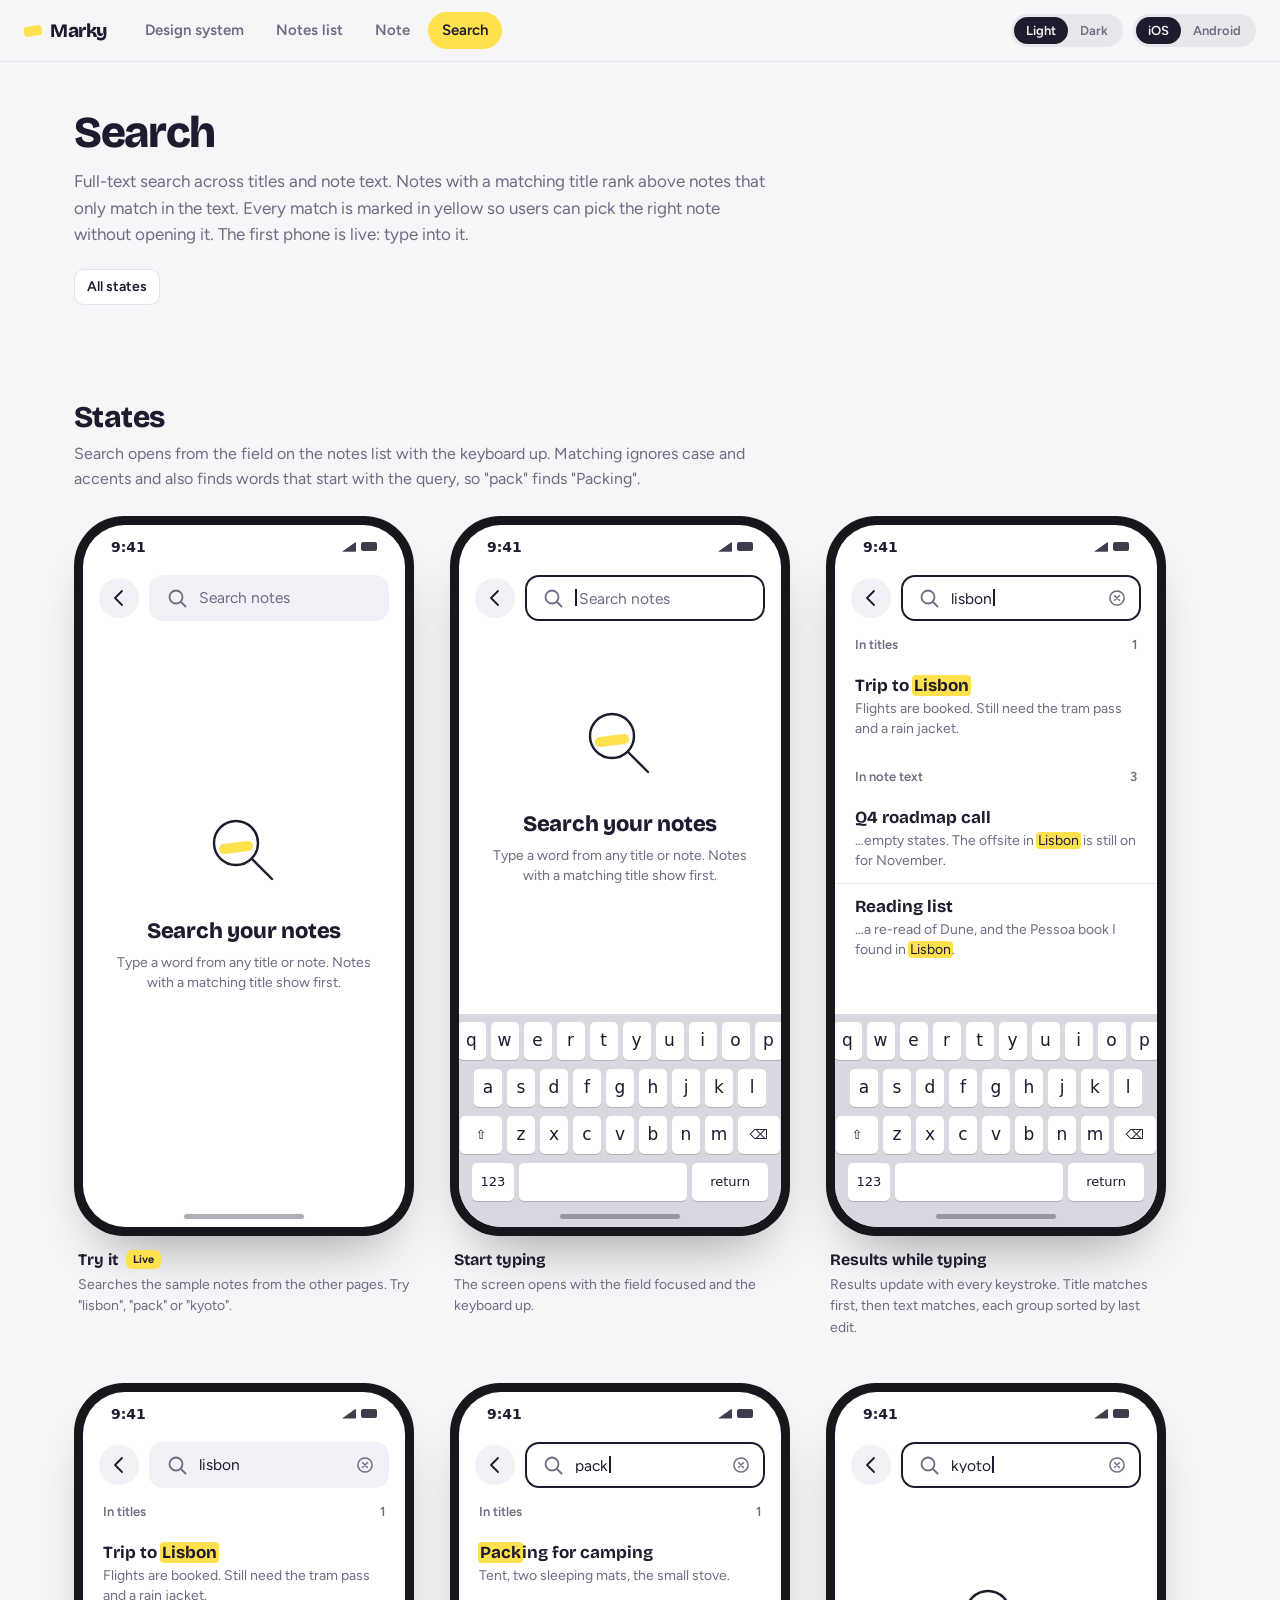
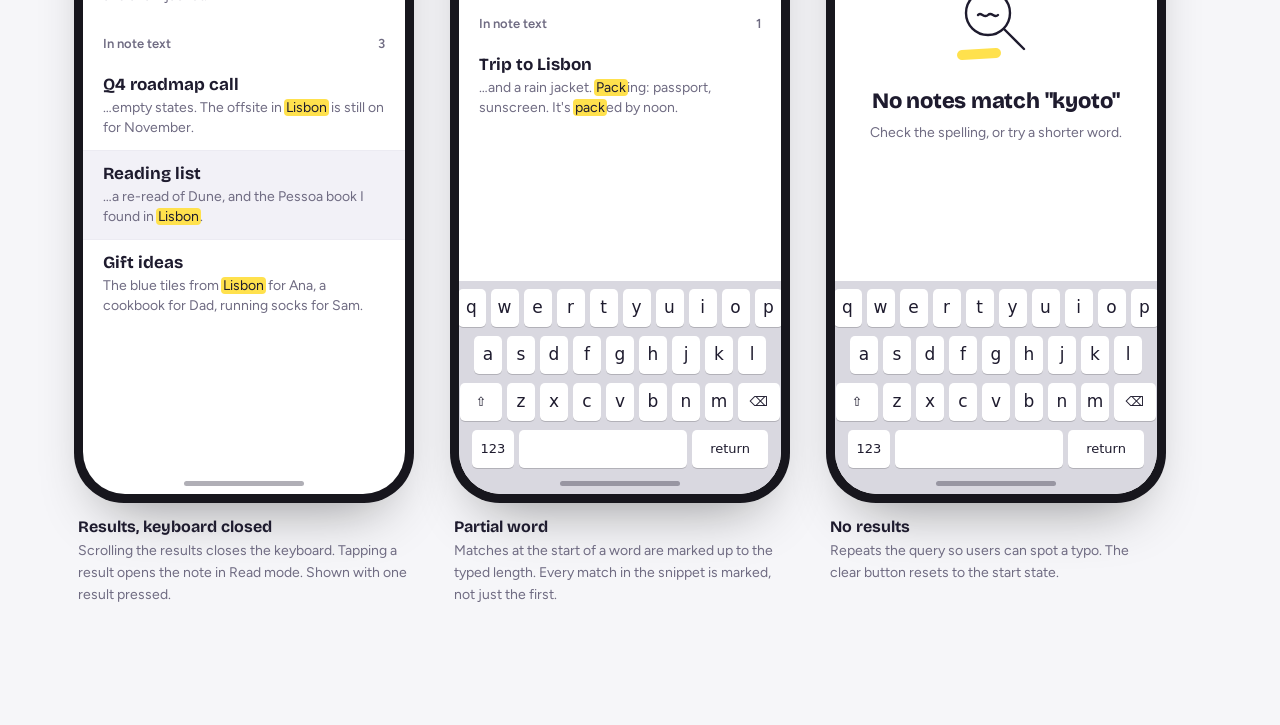
<file: designs/highlighter/search.html>
<!doctype html>
<html lang="en">
<head>
<meta charset="utf-8">
<meta name="viewport" content="width=device-width, initial-scale=1">
<title>Marky search</title>
<link rel="preconnect" href="https://fonts.googleapis.com">
<link rel="preconnect" href="https://fonts.gstatic.com" crossorigin>
<link href="https://fonts.googleapis.com/css2?family=Bricolage+Grotesque:opsz,wght@12..96,700;12..96,800&family=Figtree:ital,wght@0,400..800;1,400;1,700&family=JetBrains+Mono:wght@400&display=swap" rel="stylesheet">
<link rel="stylesheet" href="ds.css">
<link rel="stylesheet" href="site.css">
<style>
  .mk .field input { flex: 1; min-width: 0; border: 0; outline: 0; background: none; color: var(--ink); font: inherit; caret-color: var(--ink); }
  .mk .field input::placeholder { color: var(--muted); }
  .mk .field:focus-within { background: var(--bg); border-color: var(--ink); }
  .mk .field .clear { border: 0; background: none; cursor: pointer; padding: 0; }
  .live figcaption strong::after { content: "Live"; margin-left: 8px; font: 700 11px/1 "Figtree", sans-serif; padding: 3px 7px; border-radius: 6px; background: var(--page-accent); color: #1E1B2E; vertical-align: 2px; }
</style>
</head>
<body data-page="search">

<template id="illus-start"><svg class="illus" viewBox="0 0 120 96"><path class="swash" d="M40 48l24-3"/><circle class="ink" cx="52" cy="42" r="22"/><path class="ink" d="M68 58l20 20"/></svg></template>
<template id="illus-none"><svg class="illus" viewBox="0 0 120 96"><path class="swash" d="M26 84l34-2"/><circle class="ink" cx="52" cy="42" r="22"/><path class="ink" d="M68 58l20 20"/><path class="ink" d="M42 44c3-4 6 4 10 0s6 4 10 0"/></svg></template>

<main class="wrap">
  <header class="page-intro">
    <h1>Search</h1>
    <p>Full-text search across titles and note text. Notes with a matching title rank above notes that only match in the text. Every match is marked in yellow so users can pick the right note without opening it. The first phone is live: type into it.</p>
    <nav class="jump"><a href="#states">All states</a></nav>
  </header>

  <section class="doc-section" id="states">
    <h2>States</h2>
    <p>Search opens from the field on the notes list with the keyboard up. Matching ignores case and accents and also finds words that start with the query, so "pack" finds "Packing".</p>
    <div class="phones">

      <figure class="live">
        <div class="phone"><div class="screen mk">
          <div class="bar">
            <button class="icon-btn" aria-label="Back" data-href="notes-list.html"><svg class="ico"><use href="#i-back"/></svg></button>
            <label class="field"><svg class="ico"><use href="#i-search"/></svg><input id="q" type="search" placeholder="Search notes" autocomplete="off" spellcheck="false"><button class="clear" id="clear" aria-label="Clear" hidden><svg class="ico ico-20"><use href="#i-clear"/></svg></button></label>
          </div>
          <div class="scroll" id="results"></div>
        </div></div>
        <figcaption><strong>Try it</strong><span>Searches the sample notes from the other pages. Try "lisbon", "pack" or "kyoto".</span></figcaption>
      </figure>

      <figure>
        <div class="phone"><div class="screen mk">
          <div class="bar">
            <button class="icon-btn" aria-label="Back" data-href="notes-list.html"><svg class="ico"><use href="#i-back"/></svg></button>
            <div class="field is-focused"><svg class="ico"><use href="#i-search"/></svg><span class="ph"><span class="caret" style="margin:0 2px 0 0"></span>Search notes</span></div>
          </div>
          <div class="grow">
            <div class="empty" data-illus="illus-start">
              <h2>Search your notes</h2>
              <p>Type a word from any title or note. Notes with a matching title show first.</p>
            </div>
          </div>
          <div class="kbd"></div>
        </div></div>
        <figcaption><strong>Start typing</strong><span>The screen opens with the field focused and the keyboard up.</span></figcaption>
      </figure>

      <figure>
        <div class="phone"><div class="screen mk">
          <div class="bar">
            <button class="icon-btn" aria-label="Back" data-href="notes-list.html"><svg class="ico"><use href="#i-back"/></svg></button>
            <div class="field is-focused"><svg class="ico"><use href="#i-search"/></svg><span class="val">lisbon<span class="caret"></span></span><span class="clear"><svg class="ico ico-20"><use href="#i-clear"/></svg></span></div>
          </div>
          <div class="scroll">
            <div class="section-label" style="padding-top:8px"><span>In titles</span><span>1</span></div>
            <div class="result" data-href="note.html"><h3>Trip to <mark>Lisbon</mark></h3><p>Flights are booked. Still need the tram pass and a rain jacket.</p></div>
            <div class="section-label" style="padding-top:18px"><span>In note text</span><span>3</span></div>
            <div class="result"><h3>Q4 roadmap call</h3><p>…empty states. The offsite in <mark>Lisbon</mark> is still on for November.</p></div>
            <div class="result"><h3>Reading list</h3><p>…a re-read of Dune, and the Pessoa book I found in <mark>Lisbon</mark>.</p></div>
          </div>
          <div class="kbd"></div>
        </div></div>
        <figcaption><strong>Results while typing</strong><span>Results update with every keystroke. Title matches first, then text matches, each group sorted by last edit.</span></figcaption>
      </figure>

      <figure>
        <div class="phone"><div class="screen mk">
          <div class="bar">
            <button class="icon-btn" aria-label="Back" data-href="notes-list.html"><svg class="ico"><use href="#i-back"/></svg></button>
            <div class="field"><svg class="ico"><use href="#i-search"/></svg><span class="val">lisbon</span><span class="clear"><svg class="ico ico-20"><use href="#i-clear"/></svg></span></div>
          </div>
          <div class="scroll">
            <div class="section-label" style="padding-top:8px"><span>In titles</span><span>1</span></div>
            <div class="result" data-href="note.html"><h3>Trip to <mark>Lisbon</mark></h3><p>Flights are booked. Still need the tram pass and a rain jacket.</p></div>
            <div class="section-label" style="padding-top:18px"><span>In note text</span><span>3</span></div>
            <div class="result"><h3>Q4 roadmap call</h3><p>…empty states. The offsite in <mark>Lisbon</mark> is still on for November.</p></div>
            <div class="result is-pressed"><h3>Reading list</h3><p>…a re-read of Dune, and the Pessoa book I found in <mark>Lisbon</mark>.</p></div>
            <div class="result"><h3>Gift ideas</h3><p>The blue tiles from <mark>Lisbon</mark> for Ana, a cookbook for Dad, running socks for Sam.</p></div>
          </div>
        </div></div>
        <figcaption><strong>Results, keyboard closed</strong><span>Scrolling the results closes the keyboard. Tapping a result opens the note in Read mode. Shown with one result pressed.</span></figcaption>
      </figure>

      <figure>
        <div class="phone"><div class="screen mk">
          <div class="bar">
            <button class="icon-btn" aria-label="Back" data-href="notes-list.html"><svg class="ico"><use href="#i-back"/></svg></button>
            <div class="field is-focused"><svg class="ico"><use href="#i-search"/></svg><span class="val">pack<span class="caret"></span></span><span class="clear"><svg class="ico ico-20"><use href="#i-clear"/></svg></span></div>
          </div>
          <div class="scroll">
            <div class="section-label" style="padding-top:8px"><span>In titles</span><span>1</span></div>
            <div class="result"><h3><mark>Pack</mark>ing for camping</h3><p>Tent, two sleeping mats, the small stove.</p></div>
            <div class="section-label" style="padding-top:18px"><span>In note text</span><span>1</span></div>
            <div class="result" data-href="note.html"><h3>Trip to Lisbon</h3><p>…and a rain jacket. <mark>Pack</mark>ing: passport, sunscreen. It's <mark>pack</mark>ed by noon.</p></div>
          </div>
          <div class="kbd"></div>
        </div></div>
        <figcaption><strong>Partial word</strong><span>Matches at the start of a word are marked up to the typed length. Every match in the snippet is marked, not just the first.</span></figcaption>
      </figure>

      <figure>
        <div class="phone"><div class="screen mk">
          <div class="bar">
            <button class="icon-btn" aria-label="Back" data-href="notes-list.html"><svg class="ico"><use href="#i-back"/></svg></button>
            <div class="field is-focused"><svg class="ico"><use href="#i-search"/></svg><span class="val">kyoto<span class="caret"></span></span><span class="clear"><svg class="ico ico-20"><use href="#i-clear"/></svg></span></div>
          </div>
          <div class="grow">
            <div class="empty" data-illus="illus-none">
              <h2>No notes match "kyoto"</h2>
              <p>Check the spelling, or try a shorter word.</p>
            </div>
          </div>
          <div class="kbd"></div>
        </div></div>
        <figcaption><strong>No results</strong><span>Repeats the query so users can spot a typo. The clear button resets to the start state.</span></figcaption>
      </figure>
    </div>
  </section>
</main>

<script>
  document.querySelectorAll("[data-illus]").forEach((el) => el.insertAdjacentHTML("afterbegin", document.getElementById(el.dataset.illus).innerHTML));

  const NOTES = [
    { title: "Trip to Lisbon", text: "Flights are booked. Still need the tram pass and a rain jacket. Packing: passport, adapter plug, sunscreen. Go to Time Out Market early, it's packed by noon.", href: "note.html" },
    { title: "Weekly groceries", text: "Oat milk, lemons, sourdough, two cans of chickpeas, coffee beans." },
    { title: "Q4 roadmap call", text: "Ship search before import. Ana owns the empty states. The offsite in Lisbon is still on for November." },
    { title: "Welcome to Marky", text: "Marky keeps notes as Markdown: plain text with a few symbols for formatting. Pin notes you open often and export any note as .md." },
    { title: "Reading list", text: "The Overstory, Klara and the Sun, a re-read of Dune, and the Pessoa book I found in Lisbon." },
    { title: "Gift ideas", text: "The blue tiles from Lisbon for Ana, a cookbook for Dad, running socks for Sam." },
    { title: "Running plan", text: "Three easy runs, one long run on Sunday. Rest on Monday, stretch after every run." },
    { title: "Book club questions", text: "Why does the narrator never say her name? Is the ending hopeful?" },
    { title: "Packing for camping", text: "Tent, two sleeping mats, the small stove." },
  ];

  const fold = (s) => s.normalize("NFD").replace(/[̀-ͯ]/g, "").toLowerCase();
  const esc = (s) => s.replace(/[&<>"]/g, (c) => ({ "&": "&amp;", "<": "&lt;", ">": "&gt;", '"': "&quot;" })[c]);

  function matches(text, q) {
    const f = fold(text), out = [];
    let i = f.indexOf(q);
    while (i !== -1) {
      if (i === 0 || /[^a-z0-9]/.test(f[i - 1])) out.push(i);
      i = f.indexOf(q, i + 1);
    }
    return out;
  }
  function markUp(text, q, hits) {
    let html = "", last = 0;
    for (const i of hits) { html += esc(text.slice(last, i)) + "<mark>" + esc(text.slice(i, i + q.length)) + "</mark>"; last = i + q.length; }
    return html + esc(text.slice(last));
  }
  function snippet(text, q, hits) {
    if (!hits.length) return esc(text);
    const start = Math.max(0, hits[0] - 32);
    const cut = start > 0 ? text.indexOf(" ", start) + 1 : 0;
    const part = text.slice(cut);
    return (cut > 0 ? "…" : "") + markUp(part, q, matches(part, q));
  }
  const empty = (illus, title, body) =>
    `<div class="grow" style="height:100%"><div class="empty">${document.getElementById(illus).innerHTML}<h2>${title}</h2><p>${body}</p></div></div>`;

  const input = document.getElementById("q"), out = document.getElementById("results"), clear = document.getElementById("clear");
  function render() {
    const raw = input.value.trim(), q = fold(raw);
    clear.hidden = !input.value;
    if (!q) { out.innerHTML = empty("illus-start", "Search your notes", "Type a word from any title or note. Notes with a matching title show first."); return; }
    const inTitle = [], inText = [];
    for (const n of NOTES) {
      const t = matches(n.title, q), b = matches(n.text, q);
      if (t.length) inTitle.push({ n, t, b });
      else if (b.length) inText.push({ n, t, b });
    }
    if (!inTitle.length && !inText.length) { out.innerHTML = empty("illus-none", `No notes match "${esc(raw)}"`, "Check the spelling, or try a shorter word."); return; }
    const item = ({ n, t, b }) => `<div class="result"${n.href ? ` data-href="${n.href}"` : ""}><h3>${markUp(n.title, q, t)}</h3><p>${t.length && !b.length ? esc(n.text) : snippet(n.text, q, b)}</p></div>`;
    let html = "";
    if (inTitle.length) html += `<div class="section-label" style="padding-top:8px"><span>In titles</span><span>${inTitle.length}</span></div>` + inTitle.map(item).join("");
    if (inText.length) html += `<div class="section-label" style="padding-top:${inTitle.length ? 18 : 8}px"><span>In note text</span><span>${inText.length}</span></div>` + inText.map(item).join("");
    out.innerHTML = html;
  }
  input.addEventListener("input", render);
  clear.addEventListener("click", (e) => { e.preventDefault(); input.value = ""; render(); input.focus(); });
  render();
</script>
<script src="site.js"></script>
</body>
</html>
</file>
<file: designs/highlighter/ds.css>
/* Marky "Highlighter" design system: tokens + reusable components.
   Everything inside an element with class .mk uses these tokens.
   Dark theme: .mk.dark, or any .mk inside body.screens-dark. */

/* ---------- Color tokens ---------- */
.mk {
  --bg: #FFFFFF;
  --raised: #FFFFFF;
  --surface: #F2F1F7;
  --surface-press: #E6E4EE;
  --rule: #ECEBF2;
  --outline: #C9C6D6;
  --ink: #1E1B2E;
  --muted: #6F6B82;
  --faint: #B4B1C4;
  --hl: #FFE14D;
  --hl-press: #F5D320;
  --hl-soft: #FFF3B0;
  --swash: #FFE14D;
  --on-hl: #1E1B2E;
  --hl-deep: #C9A800;
  --inverse: #1E1B2E;
  --inverse-press: #38344D;
  --on-inverse: #FFFFFF;
  --inverse-accent: #FFE14D;
  --code-bg: #1E1B2E;
  --code-ink: #F2F0FA;
  --danger: #D7343A;
  --danger-press: #B92A30;
  --on-danger: #FFFFFF;
  --selection: #FFF3B0;
  --scrim: #1E1B2E73;
  --kbd-bg: #D9D8E0;
  --key: #FFFFFF;
  --shadow: 0 14px 30px -12px rgba(30, 27, 46, 0.45);
  --shadow-lg: 0 24px 48px -16px rgba(30, 27, 46, 0.35);

  background: var(--bg);
  color: var(--ink);
  font: 400 16px/1.5 "Figtree", system-ui, sans-serif;
  -webkit-font-smoothing: antialiased;
}

.mk.dark,
.screens-dark .mk {
  --bg: #16141F;
  --raised: #242131;
  --surface: #232030;
  --surface-press: #2E2A3E;
  --rule: #2A2738;
  --outline: #4C4862;
  --ink: #F4F2FA;
  --muted: #A39FB7;
  --faint: #5F5B74;
  --hl: #FFE14D;
  --hl-press: #F0CF2A;
  --hl-soft: #3D3619;
  --swash: #FFE14D59;
  --on-hl: #1E1B2E;
  --hl-deep: #FFE14D;
  --inverse: #F4F2FA;
  --inverse-press: #D9D6E5;
  --on-inverse: #1E1B2E;
  --inverse-accent: #1E1B2E;
  --code-bg: #0E0C16;
  --code-ink: #E9E6F5;
  --danger: #FF6B6E;
  --danger-press: #FF8A8C;
  --on-danger: #1E1B2E;
  --selection: #FFE14D47;
  --scrim: #00000099;
  --kbd-bg: #2B2838;
  --key: #4A4660;
  --shadow: 0 14px 30px -12px rgba(0, 0, 0, 0.7);
  --shadow-lg: 0 24px 48px -16px rgba(0, 0, 0, 0.75);
}

/* ---------- Type scale ---------- */
.t-display  { font: 800 36px/40px "Bricolage Grotesque", sans-serif; letter-spacing: -0.03em; }
.t-title-l  { font: 800 28px/32px "Bricolage Grotesque", sans-serif; letter-spacing: -0.02em; }
.t-title-m  { font: 800 22px/28px "Bricolage Grotesque", sans-serif; letter-spacing: -0.01em; }
.t-title-s  { font: 700 17px/22px "Bricolage Grotesque", sans-serif; }
.t-body-l   { font: 400 16px/26px "Figtree", sans-serif; }
.t-body-m   { font: 400 14px/20px "Figtree", sans-serif; }
.t-label-l  { font: 600 15px/20px "Figtree", sans-serif; }
.t-label-m  { font: 600 13px/16px "Figtree", sans-serif; }
.t-label-s  { font: 500 12px/16px "Figtree", sans-serif; }
.t-code     { font: 400 13px/21px "JetBrains Mono", monospace; }

/* ---------- Icons ---------- */
.mk .ico {
  width: 24px; height: 24px; flex: none;
  stroke: currentColor; fill: none; stroke-width: 1.8;
  stroke-linecap: round; stroke-linejoin: round;
}
.mk .ico-20 { width: 20px; height: 20px; }
.mk .ico-16 { width: 16px; height: 16px; }

/* ---------- Buttons ---------- */
.mk .btn {
  display: inline-flex; align-items: center; justify-content: center; gap: 8px;
  height: 48px; padding: 0 22px; border: 0; border-radius: 999px;
  font: 600 15px/1 "Figtree", sans-serif; white-space: nowrap; cursor: pointer;
  transition: background-color .12s, transform .12s;
}
.mk .btn .ico { width: 20px; height: 20px; stroke-width: 2.2; }
.mk .btn:active, .mk .btn.is-pressed { transform: scale(0.97); }
.mk .btn-sm { height: 40px; padding: 0 16px; font-size: 14px; }

.mk .btn-primary { background: var(--inverse); color: var(--on-inverse); }
.mk .btn-primary .ico { color: var(--inverse-accent); }
.mk .btn-primary:active, .mk .btn-primary.is-pressed { background: var(--inverse-press); }

.mk .btn-secondary { background: var(--surface); color: var(--ink); }
.mk .btn-secondary:active, .mk .btn-secondary.is-pressed { background: var(--surface-press); }

.mk .btn-danger { background: var(--danger); color: var(--on-danger); }
.mk .btn-danger:active, .mk .btn-danger.is-pressed { background: var(--danger-press); }

.mk .btn-text { background: transparent; color: var(--ink); padding: 0 14px; }
.mk .btn-text:active, .mk .btn-text.is-pressed { background: var(--surface); }

.mk .btn:disabled, .mk .btn.is-disabled { background: var(--surface); color: var(--faint); transform: none; cursor: default; }
.mk .btn-text:disabled, .mk .btn-text.is-disabled { background: transparent; }
.mk .btn:disabled .ico, .mk .btn.is-disabled .ico { color: var(--faint); }

/* Extended FAB: a primary button that floats over content */
.mk .fab { height: 54px; padding: 0 24px; font-size: 15.5px; box-shadow: var(--shadow); }
.mk .fab-float { position: absolute; left: 0; right: 0; bottom: 34px; margin: 0 auto; width: max-content; z-index: 3; }

/* ---------- Icon buttons ---------- */
.mk .icon-btn {
  width: 40px; height: 40px; border: 0; border-radius: 50%; flex: none;
  display: grid; place-items: center; cursor: pointer;
  background: var(--surface); color: var(--ink);
  transition: background-color .12s;
}
.mk .icon-btn:active, .mk .icon-btn.is-pressed { background: var(--surface-press); }
.mk .icon-btn.plain { background: transparent; }
.mk .icon-btn.plain:active, .mk .icon-btn.plain.is-pressed { background: var(--surface); }
.mk .icon-btn:disabled, .mk .icon-btn.is-disabled { color: var(--faint); cursor: default; }
.mk .icon-btn.is-on { background: var(--hl); color: var(--on-hl); }
.mk .icon-btn.is-on.is-pressed { background: var(--hl-press); }

/* ---------- Write / Read toggle ---------- */
.mk .toggle { display: inline-flex; background: var(--surface); border-radius: 999px; padding: 3px; }
.mk .toggle button {
  border: 0; background: transparent; cursor: pointer;
  font: 600 13.5px/1 "Figtree", sans-serif; color: var(--muted);
  padding: 9px 14px; border-radius: 999px; transition: background-color .15s, color .15s;
}
.mk .toggle button.on { background: var(--inverse); color: var(--on-inverse); }
.mk .toggle button.is-pressed:not(.on) { background: var(--surface-press); color: var(--ink); }

/* ---------- Text fields ---------- */
.mk .field {
  display: flex; align-items: center; gap: 10px;
  height: 46px; padding: 0 12px 0 14px; border-radius: 14px;
  background: var(--surface); color: var(--muted);
  border: 2px solid transparent; font: 400 15.5px/1 "Figtree", sans-serif;
  cursor: text;
}
.mk .field .ph { flex: 1; color: var(--muted); }
.mk .field .val { flex: 1; color: var(--ink); white-space: nowrap; overflow: hidden; }
.mk .field.is-pressed { background: var(--surface-press); }
.mk .field.is-focused { background: var(--bg); border-color: var(--ink); }
.mk .field .clear { color: var(--muted); display: grid; place-items: center; }

.mk .title-field { font: 800 28px/32px "Bricolage Grotesque", sans-serif; letter-spacing: -0.02em; padding: 10px 20px 14px; }
.mk .title-field .ph { color: var(--faint); }

.mk .caret {
  display: inline-block; width: 2px; height: 1.1em; margin-left: 1px;
  background: var(--ink); vertical-align: -0.15em;
  animation: mk-blink 1.1s steps(1) infinite;
}
@keyframes mk-blink { 50% { opacity: 0; } }

/* ---------- Note row (unpinned notes) ---------- */
.mk .row {
  display: grid; grid-template-columns: 1fr auto; gap: 2px 12px;
  padding: 12px 20px; cursor: pointer; transition: background-color .12s;
}
.mk .row + .row { border-top: 1px solid var(--rule); }
.mk .row h3 { font: 700 17px/22px "Bricolage Grotesque", sans-serif; min-width: 0; white-space: nowrap; overflow: hidden; text-overflow: ellipsis; }
.mk .row time { font: 500 12px/22px "Figtree", sans-serif; color: var(--muted); }
.mk .row p { grid-column: 1 / -1; font: 400 14px/20px "Figtree", sans-serif; color: var(--muted); white-space: nowrap; overflow: hidden; text-overflow: ellipsis; }
.mk .row:active, .mk .row.is-pressed { background: var(--surface); }
.mk .row.untitled h3 { color: var(--muted); }
.mk .row.is-new { background: var(--hl-soft); }
.mk .row.is-new + .row { border-top-color: transparent; }

/* ---------- Pinned tile ---------- */
.mk .pins { display: flex; gap: 10px; padding: 0 20px 22px; overflow: hidden; }
.mk .tile {
  position: relative; flex: 0 0 136px; min-height: 116px; padding: 14px;
  display: flex; flex-direction: column; border-radius: 18px; cursor: pointer;
  background: var(--hl); color: var(--on-hl); transition: background-color .12s, transform .12s;
}
.mk .tile h3 { font: 700 16px/20px "Bricolage Grotesque", sans-serif; padding-right: 18px; }
.mk .tile p { font: 400 12.5px/17px "Figtree", sans-serif; opacity: .72; margin-top: 6px; display: -webkit-box; -webkit-line-clamp: 2; -webkit-box-orient: vertical; overflow: hidden; }
.mk .tile time { margin-top: auto; padding-top: 8px; font: 600 12px/16px "Figtree", sans-serif; }
.mk .tile .pin-mark { position: absolute; top: 13px; right: 12px; width: 16px; height: 16px; opacity: .65; }
.mk .tile:active, .mk .tile.is-pressed { background: var(--hl-press); transform: scale(0.98); }
.mk .tile.untitled h3 { opacity: .6; }

/* ---------- Section label ---------- */
.mk .section-label { padding: 0 20px 10px; font: 600 13px/16px "Figtree", sans-serif; color: var(--muted); display: flex; justify-content: space-between; }

/* ---------- Search result ---------- */
.mk .result { padding: 12px 20px; cursor: pointer; }
.mk .result + .result { border-top: 1px solid var(--rule); }
.mk .result h3 { font: 700 17px/22px "Bricolage Grotesque", sans-serif; }
.mk .result p { margin-top: 2px; font: 400 14px/20px "Figtree", sans-serif; color: var(--muted); display: -webkit-box; -webkit-line-clamp: 2; -webkit-box-orient: vertical; overflow: hidden; }
.mk .result:active, .mk .result.is-pressed { background: var(--surface); }
.mk mark { background: var(--hl); color: var(--on-hl); border-radius: 4px; padding: 0 2px; margin: 0 -1px; }

/* ---------- Formatting toolbar ---------- */
.mk .tb { display: flex; gap: 4px; padding: 8px; background: var(--bg); border-top: 1px solid var(--rule); }
.mk .tb-btn {
  flex: 1 1 0; min-width: 0; height: 40px; border: 0; border-radius: 12px; cursor: pointer;
  display: grid; place-items: center; background: var(--surface); color: var(--ink);
  font: 800 15px/1 "Figtree", sans-serif; transition: background-color .12s;
}
.mk .tb-btn .ico { width: 16px; height: 16px; stroke-width: 2; }
.mk .tb-btn.fixed { flex: 0 0 40px; }
.mk .tb-btn:active, .mk .tb-btn.is-pressed { background: var(--surface-press); }
.mk .tb-btn.is-active { background: var(--hl); color: var(--on-hl); }
.mk .tb-btn:disabled, .mk .tb-btn.is-disabled { color: var(--faint); cursor: default; }

/* ---------- Checkbox (preview checklist) ---------- */
.mk .cb {
  width: 22px; height: 22px; flex: none; border-radius: 50%; padding: 0; cursor: pointer;
  border: 2px solid var(--outline); background: transparent;
  display: grid; place-items: center; transition: background-color .15s, border-color .15s, box-shadow .15s;
}
.mk .cb.x { background: var(--hl); border-color: var(--hl); }
.mk .cb.x::after {
  content: ""; width: 9px; height: 5px; border: 2.2px solid var(--on-hl);
  border-top: 0; border-right: 0; transform: rotate(-45deg) translate(1px, -1px);
}
.mk .cb.is-pressed { box-shadow: 0 0 0 6px var(--surface); }

/* ---------- Markdown preview ---------- */
.mk .md { padding: 0 20px; font: 400 16px/26px "Figtree", sans-serif; }
.mk .md > * + * { margin-top: 12px; }
.mk .md strong { font-weight: 700; }
.mk .md h1 { font: 800 24px/30px "Bricolage Grotesque", sans-serif; letter-spacing: -0.02em; margin-top: 24px; }
.mk .md h2 { font: 800 20px/26px "Bricolage Grotesque", sans-serif; margin-top: 22px; }
.mk .md h2 span {
  background: linear-gradient(transparent 55%, var(--swash) 55%, var(--swash) 92%, transparent 92%);
  padding: 0 4px; margin: 0 -4px; -webkit-box-decoration-break: clone; box-decoration-break: clone;
}
.mk .md h3 { font: 700 17px/22px "Bricolage Grotesque", sans-serif; margin-top: 18px; }
.mk .md > :first-child { margin-top: 0; }
.mk .md code { white-space: nowrap; font: 400 14px/1 "JetBrains Mono", monospace; background: var(--surface); padding: 2px 6px; border-radius: 6px; }
.mk .md a, .mk a.md-link {
  color: var(--ink); font-weight: 600; text-decoration: underline;
  text-decoration-color: var(--hl); text-decoration-thickness: 4px; text-underline-offset: 2px;
  border-radius: 4px;
}
.mk .md a.is-pressed, .mk a.md-link.is-pressed { background: var(--hl-soft); }
.mk .md ul, .mk .md ol { list-style: none; }
.mk .md ul.bullets > li { position: relative; padding-left: 22px; }
.mk .md ul.bullets > li + li, .mk .md ol > li + li { margin-top: 4px; }
.mk .md ul.bullets > li::before { content: ""; position: absolute; left: 6px; top: 10px; width: 6px; height: 6px; border-radius: 50%; background: var(--ink); }
.mk .md ol { counter-reset: n; }
.mk .md ol > li { position: relative; padding-left: 26px; counter-increment: n; }
.mk .md ol > li::before { content: counter(n) "."; position: absolute; left: 2px; font-weight: 700; color: var(--muted); }
.mk .md ul.check > li { display: flex; gap: 12px; align-items: center; padding: 4px 0; }
.mk .md ul.check > li.done { color: var(--muted); }
/* Nested lists: a child list starts where its parent's text starts (22 / 26 / 34px). */
.mk .md li > ul, .mk .md li > ol { margin-top: 4px; }
.mk .md ul.check > li { flex-wrap: wrap; }
.mk .md ul.check > li > ul, .mk .md ul.check > li > ol { flex: 1 0 100%; padding-left: 34px; margin-top: 0; color: var(--ink); }
.mk .md ul.check > li > ul.check > li:first-child { padding-top: 4px; }
.mk .md :is(ul, ol) ul.bullets > li::before { background: transparent; border: 1.5px solid var(--ink); }
.mk .md :is(ul, ol) :is(ul, ol) ul.bullets > li::before { background: var(--muted); border: 0; }
.mk .md blockquote { position: relative; background: var(--surface); border-radius: 16px; padding: 14px 16px 14px 44px; font-weight: 500; }
.mk .md blockquote::before { content: "\201C"; position: absolute; left: 12px; top: 4px; font: 800 44px/1 "Bricolage Grotesque", sans-serif; color: var(--hl-deep); }
.mk .md pre { background: var(--code-bg); color: var(--code-ink); border-radius: 16px; padding: 14px 16px; font: 400 13px/21px "JetBrains Mono", monospace; white-space: pre; overflow: hidden; }

/* ---------- Markdown editor (Write mode) ---------- */
.mk .editor { padding: 0 20px; font: 400 16px/27px "Figtree", sans-serif; white-space: pre-wrap; }
.mk .editor .s { color: var(--faint); }
.mk .editor b { font-weight: 700; }
.mk .editor .h1 { font: 800 22px/27px "Bricolage Grotesque", sans-serif; }
.mk .editor .h2 { font: 800 19px/27px "Bricolage Grotesque", sans-serif; }
.mk .editor .h3 { font: 700 17px/27px "Bricolage Grotesque", sans-serif; }
.mk .editor .mono { font: 400 14px/27px "JetBrains Mono", monospace; }
.mk .editor .url { color: var(--muted); }
.mk .editor .sel { background: var(--selection); border-radius: 3px; box-shadow: 0 0 0 1px var(--selection); }
.mk .editor .ph { color: var(--faint); }

/* ---------- Overflow menu ---------- */
.mk .menu { width: 220px; padding: 6px; border-radius: 18px; background: var(--raised); border: 1px solid var(--rule); box-shadow: var(--shadow-lg); }
.mk .menu-item {
  display: flex; align-items: center; gap: 12px; height: 46px; padding: 0 12px;
  border-radius: 12px; font: 500 15px/1 "Figtree", sans-serif; cursor: pointer;
}
.mk .menu-item .ico { width: 20px; height: 20px; }
.mk .menu-item:hover, .mk .menu-item.is-pressed { background: var(--surface); }
.mk .menu-item.danger { color: var(--danger); }
.mk .menu-sep { height: 1px; margin: 4px 8px; background: var(--rule); }
.mk .menu-float { position: absolute; top: 100px; right: 14px; z-index: 5; }

/* ---------- Dialog ---------- */
.mk .scrim { position: absolute; inset: 0; z-index: 6; background: var(--scrim); display: grid; place-items: center; padding: 20px; }
.mk .dialog { width: 100%; max-width: 300px; padding: 24px; border-radius: 28px; background: var(--raised); box-shadow: var(--shadow-lg); }
.mk .dialog h2 { font: 800 22px/28px "Bricolage Grotesque", sans-serif; letter-spacing: -0.01em; }
.mk .dialog p { margin: 8px 0 22px; font: 400 14px/20px "Figtree", sans-serif; color: var(--muted); }
.mk .dialog .actions { display: flex; gap: 10px; }
.mk .dialog .actions .btn { flex: 1; }

/* ---------- Snackbar ---------- */
.mk .snackbar {
  display: flex; align-items: center; gap: 8px; padding: 6px 6px 6px 16px; min-height: 52px;
  border-radius: 16px; background: var(--inverse); color: var(--on-inverse);
  font: 500 14px/20px "Figtree", sans-serif; box-shadow: var(--shadow);
}
.mk .snackbar .msg { flex: 1; padding: 8px 0; }
.mk .snackbar .action { border: 0; background: none; cursor: pointer; padding: 10px 12px; border-radius: 10px; font: 700 14px/1 "Figtree", sans-serif; color: var(--inverse-accent); }
.mk .snackbar .action:active { background: var(--inverse-press); }
.mk .snackbar-float { position: absolute; left: 12px; right: 12px; bottom: 34px; z-index: 4; }

/* ---------- Empty state ---------- */
.mk .empty { display: flex; flex-direction: column; align-items: center; text-align: center; padding: 0 28px; }
.mk .empty .illus { width: 120px; height: 96px; margin-bottom: 20px; }
.mk .empty h2 { font: 800 22px/28px "Bricolage Grotesque", sans-serif; letter-spacing: -0.01em; }
.mk .empty p { max-width: 30ch; margin: 8px 0 22px; font: 400 14px/20px "Figtree", sans-serif; color: var(--muted); }
.mk .empty .actions { display: flex; flex-direction: column; align-items: center; gap: 10px; }
.mk .illus .ink { stroke: var(--ink); fill: none; stroke-width: 2.4; stroke-linecap: round; stroke-linejoin: round; }
.mk .illus .paper { fill: var(--bg); }
.mk .illus .swash { stroke: var(--hl); fill: none; stroke-width: 10; stroke-linecap: round; }

/* ---------- App bars ---------- */
.mk .bar { display: flex; align-items: center; gap: 10px; min-height: 52px; padding: 6px 16px 8px; position: relative; }
.mk .bar .spacer { flex: 1; }
.mk .bar.collapsed { display: grid; grid-template-columns: 1fr auto 1fr; border-bottom: 1px solid var(--rule); padding-bottom: 6px; }
.mk .bar-actions { grid-column: 3; justify-self: end; display: flex; gap: 4px; }
.mk .bar-title { grid-column: 2; text-align: center; white-space: nowrap; font: 700 17px/22px "Bricolage Grotesque", sans-serif; }
.mk .big-title { padding: 4px 20px 14px; font: 800 36px/40px "Bricolage Grotesque", sans-serif; letter-spacing: -0.03em; }
.mk .search-entry { margin: 0 20px 18px; }
.mk .bar .field { flex: 1; }

/* ---------- Keyboard (system keyboard stand-in) ---------- */
.mk .kbd { flex: none; padding: 8px 4px 26px; display: flex; flex-direction: column; gap: 9px; background: var(--kbd-bg); }
.mk .kbd .r { display: flex; gap: 5px; justify-content: center; }
.mk .kbd .k { height: 38px; flex: 0 0 28px; border-radius: 5px; display: grid; place-items: center; font: 400 17px/1 system-ui, sans-serif; background: var(--key); color: var(--ink); box-shadow: 0 1px 0 rgba(0, 0, 0, .18); }
.mk .kbd .k.w { flex: 0 0 42px; font-size: 13px; }
.mk .kbd .k.sp { flex: 0 0 168px; }
.mk .kbd .k.rt { flex: 0 0 76px; font-size: 13px; }

@media (prefers-reduced-motion: reduce) {
  .mk .caret { animation: none; }
  .mk * { transition: none !important; }
}
.mk .field .clear[hidden] { display: none; }
.mk .bar .field { min-width: 0; }
</file>
<file: designs/highlighter/site.css>
/* Documentation site chrome and phone frames. Not part of the app design system. */
:root {
  --page-bg: #F6F6F9;
  --page-card: #FFFFFF;
  --page-ink: #1E1B2E;
  --page-muted: #6F6B82;
  --page-rule: #E4E3EC;
  --page-accent: #FFE14D;
  --frame: #17161D;
}
@media (prefers-color-scheme: dark) {
  :root:not([data-theme="light"]) {
    --page-bg: #0F0E15;
    --page-card: #1A1824;
    --page-ink: #F4F2FA;
    --page-muted: #A39FB7;
    --page-rule: #2A2738;
    --frame: #000000;
  }
}
:root[data-theme="dark"] {
  --page-bg: #0F0E15;
  --page-card: #1A1824;
  --page-ink: #F4F2FA;
  --page-muted: #A39FB7;
  --page-rule: #2A2738;
  --frame: #000000;
}

* { box-sizing: border-box; margin: 0; padding: 0; }
html { scroll-behavior: smooth; scroll-padding-top: 84px; }
body { background: var(--page-bg); color: var(--page-ink); font: 400 16px/1.55 "Figtree", system-ui, sans-serif; -webkit-font-smoothing: antialiased; }
a { color: inherit; }
code { font: 400 0.88em/1 "JetBrains Mono", monospace; background: color-mix(in srgb, var(--page-ink) 8%, transparent); padding: 2px 5px; border-radius: 5px; }
:focus-visible { outline: 2px solid var(--page-ink); outline-offset: 2px; }

/* ---------- Top nav ---------- */
.site-nav {
  position: sticky; top: 0; z-index: 50;
  display: flex; align-items: center; gap: 24px; flex-wrap: wrap;
  padding: 12px 24px; background: color-mix(in srgb, var(--page-bg) 88%, transparent);
  backdrop-filter: blur(12px); border-bottom: 1px solid var(--page-rule);
}
.site-nav .brand { font: 800 19px/1 "Bricolage Grotesque", sans-serif; letter-spacing: -0.02em; text-decoration: none; display: flex; align-items: center; gap: 8px; }
.site-nav .brand i { width: 18px; height: 10px; border-radius: 3px; background: var(--page-accent); display: inline-block; transform: rotate(-8deg); }
.site-nav .links { display: flex; gap: 4px; flex-wrap: wrap; }
.site-nav .links a { text-decoration: none; font-weight: 600; font-size: 15px; padding: 7px 14px; border-radius: 999px; color: var(--page-muted); }
.site-nav .links a:hover { color: var(--page-ink); background: color-mix(in srgb, var(--page-ink) 6%, transparent); }
.site-nav .links a.on { color: #1E1B2E; background: var(--page-accent); }
.site-nav .switches { margin-left: auto; display: flex; gap: 10px; }
.switch { display: inline-flex; padding: 3px; border-radius: 999px; background: color-mix(in srgb, var(--page-ink) 7%, transparent); }
.switch button { border: 0; background: none; cursor: pointer; color: var(--page-muted); font: 600 13px/1 "Figtree", sans-serif; padding: 7px 12px; border-radius: 999px; }
.switch button.on { background: var(--page-ink); color: var(--page-bg); }

/* ---------- Page layout ---------- */
.wrap { max-width: 1180px; margin: 0 auto; padding: 48px 24px 120px; }
.page-intro { max-width: 70ch; margin-bottom: 40px; }
.page-intro h1 { font: 800 44px/1.05 "Bricolage Grotesque", sans-serif; letter-spacing: -0.03em; }
.page-intro p { color: var(--page-muted); margin-top: 12px; font-size: 17px; }
.jump { display: flex; flex-wrap: wrap; gap: 8px; margin-top: 22px; }
.jump a { text-decoration: none; font-weight: 600; font-size: 14px; padding: 6px 12px; border-radius: 10px; border: 1px solid var(--page-rule); background: var(--page-card); }
.jump a:hover { border-color: var(--page-muted); }

.doc-section { padding-top: 56px; }
.doc-section > h2 { font: 800 30px/1.1 "Bricolage Grotesque", sans-serif; letter-spacing: -0.02em; }
.doc-section > p { color: var(--page-muted); max-width: 72ch; margin-top: 8px; }
.doc-sub { margin-top: 36px; }
.doc-sub > h3 { font: 700 20px/1.2 "Bricolage Grotesque", sans-serif; }
.doc-sub > p { color: var(--page-muted); max-width: 72ch; margin-top: 4px; font-size: 15px; }
.doc-sub > .both-grid, .doc-sub > .card, .doc-sub > table, .doc-sub > .grid { margin-top: 16px; }

.card { background: var(--page-card); border: 1px solid var(--page-rule); border-radius: 18px; padding: 22px; }
.grid { display: grid; gap: 16px; }
.grid.cols-3 { grid-template-columns: repeat(3, minmax(0, 1fr)); }
.grid.cols-2 { grid-template-columns: repeat(2, minmax(0, 1fr)); }
@media (max-width: 860px) { .grid.cols-3, .grid.cols-2 { grid-template-columns: 1fr; } }

/* Light/dark specimen panels on the design-system page */
.both-grid { display: grid; grid-template-columns: 1fr 1fr; gap: 12px; }
@media (max-width: 860px) { .both-grid { grid-template-columns: 1fr; } }
.both-grid > .panel { border-radius: 18px; padding: 20px; border: 1px solid var(--page-rule); position: relative; overflow: hidden; }
.both-grid > .panel::before { content: attr(data-label); display: block; font: 600 12px/1 "Figtree", sans-serif; color: var(--muted); margin-bottom: 16px; }
.states { display: flex; flex-wrap: wrap; gap: 20px 22px; align-items: flex-end; }
.states + .states { margin-top: 22px; padding-top: 22px; border-top: 1px dashed var(--rule); }
.state { display: flex; flex-direction: column; gap: 8px; align-items: flex-start; }
.state.stretch { align-self: stretch; width: 100%; }
.state-name { font: 500 12px/16px "Figtree", sans-serif; color: var(--muted); }
.panel .bleed { margin: 0 -20px; }

/* Tables */
table.doc { width: 100%; border-collapse: collapse; background: var(--page-card); border: 1px solid var(--page-rule); border-radius: 18px; overflow: hidden; font-size: 14.5px; }
table.doc th { text-align: left; font-weight: 600; color: var(--page-muted); font-size: 13px; padding: 12px 16px; border-bottom: 1px solid var(--page-rule); }
table.doc td { padding: 12px 16px; border-bottom: 1px solid var(--page-rule); vertical-align: middle; }
table.doc tr:last-child td { border-bottom: 0; }
.table-scroll { overflow-x: auto; margin-top: 16px; }
.table-scroll table.doc { min-width: 760px; }

/* ---------- Phone frames ---------- */
.phones { display: flex; flex-wrap: wrap; gap: 44px 36px; margin-top: 24px; }
.phones figure { width: 340px; }
.phones figcaption { margin-top: 14px; padding: 0 4px; }
.phones figcaption strong { display: block; font: 700 16px/1.3 "Bricolage Grotesque", sans-serif; }
.phones figcaption span { display: block; color: var(--page-muted); font-size: 14px; margin-top: 3px; }

.phone { width: 340px; height: 720px; padding: 9px; border-radius: 50px; background: var(--frame); box-shadow: 0 30px 60px -30px rgba(0, 0, 0, .45); }
.screen { position: relative; height: 100%; border-radius: 42px; overflow: hidden; display: flex; flex-direction: column; }
.android .phone { border-radius: 40px; }
.android .screen { border-radius: 32px; }
.screen .scroll { flex: 1 1 auto; overflow: hidden; position: relative; min-height: 0; }
.screen .grow { flex: 1 1 auto; min-height: 0; display: flex; align-items: center; justify-content: center; padding-bottom: 40px; }

.status { flex: none; height: 44px; padding: 0 28px; display: flex; justify-content: space-between; align-items: center; font: 600 14px/1 system-ui, sans-serif; color: var(--ink); }
.status .icons { display: flex; gap: 5px; align-items: center; }
.status .icons i { display: block; width: 16px; height: 9px; border-radius: 2px; background: currentColor; opacity: .85; }
.status .icons i:first-child { width: 14px; height: 10px; border-radius: 1px; clip-path: polygon(0 100%, 100% 0, 100% 100%); }
.status .a { display: none; }
.android .status { height: 36px; padding: 0 22px; font: 500 13px/1 system-ui, sans-serif; }
.android .status .i { display: none; }
.android .status .a { display: inline; }
.home-ind { position: absolute; bottom: 8px; left: 50%; width: 120px; height: 5px; margin-left: -60px; border-radius: 3px; background: var(--ink); opacity: .35; z-index: 9; }
.android .home-ind { width: 96px; margin-left: -48px; height: 4px; }

[data-href] { cursor: pointer; }

.card h3.t { font: 700 18px/1.25 "Bricolage Grotesque", sans-serif; }
.screen .scroll { overflow-y: auto; scrollbar-width: none; }
.screen .scroll::-webkit-scrollbar { display: none; }
.mk .snackbar-float.above-fab { bottom: 100px; }
.screen > :not(.scroll):not(.grow) { flex-shrink: 0; }
</file>
